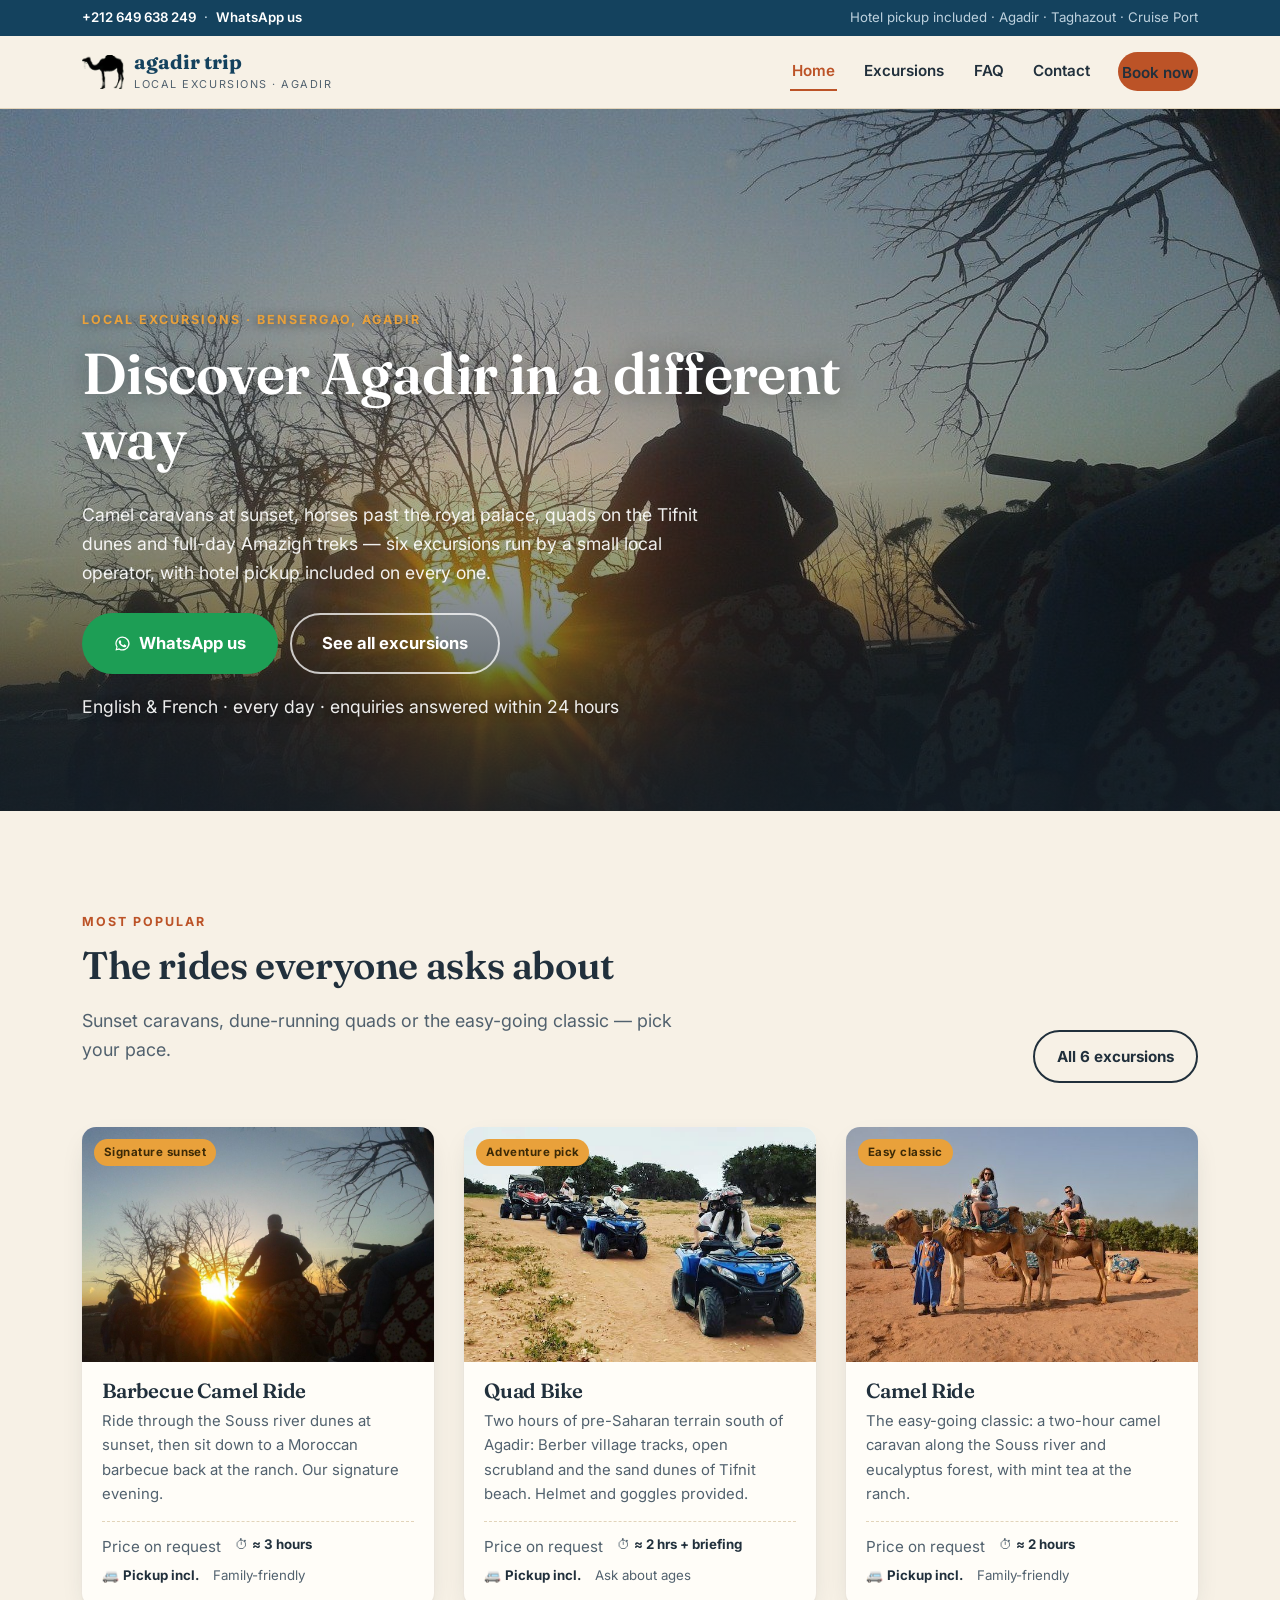
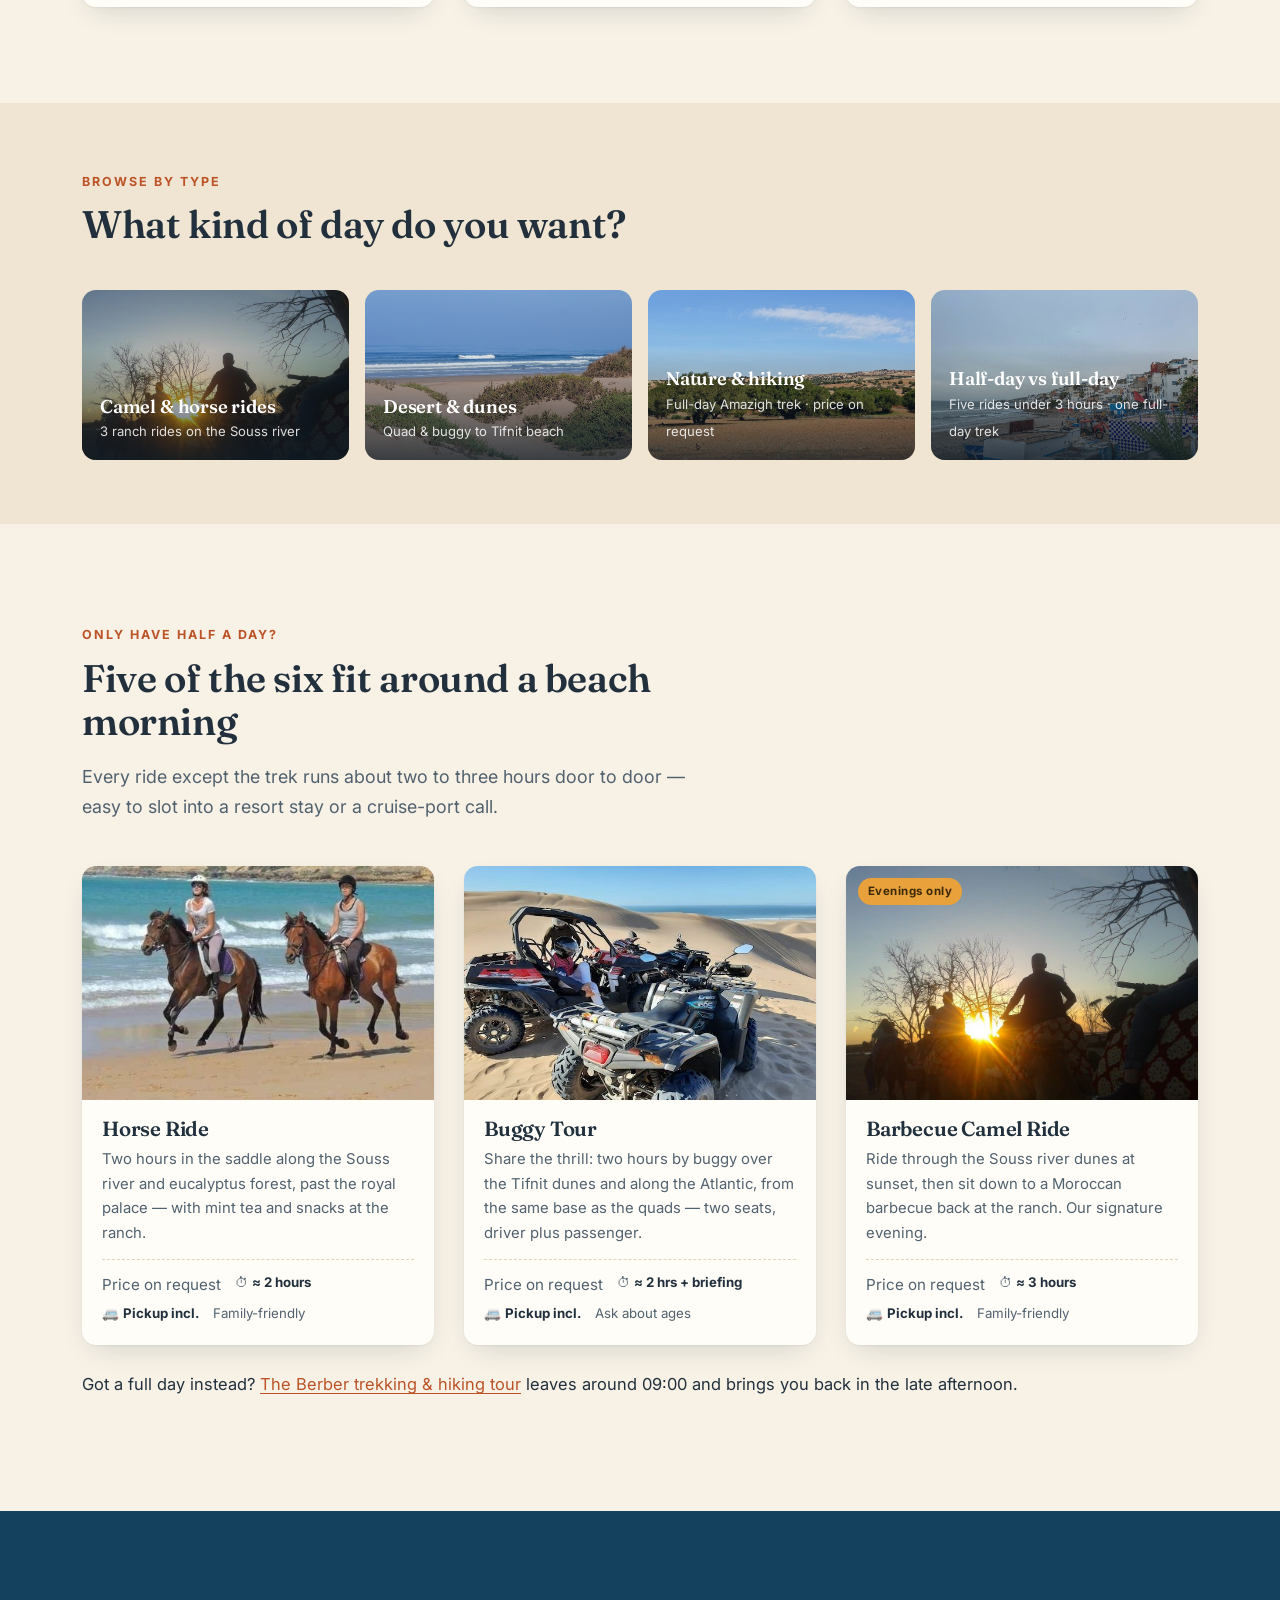
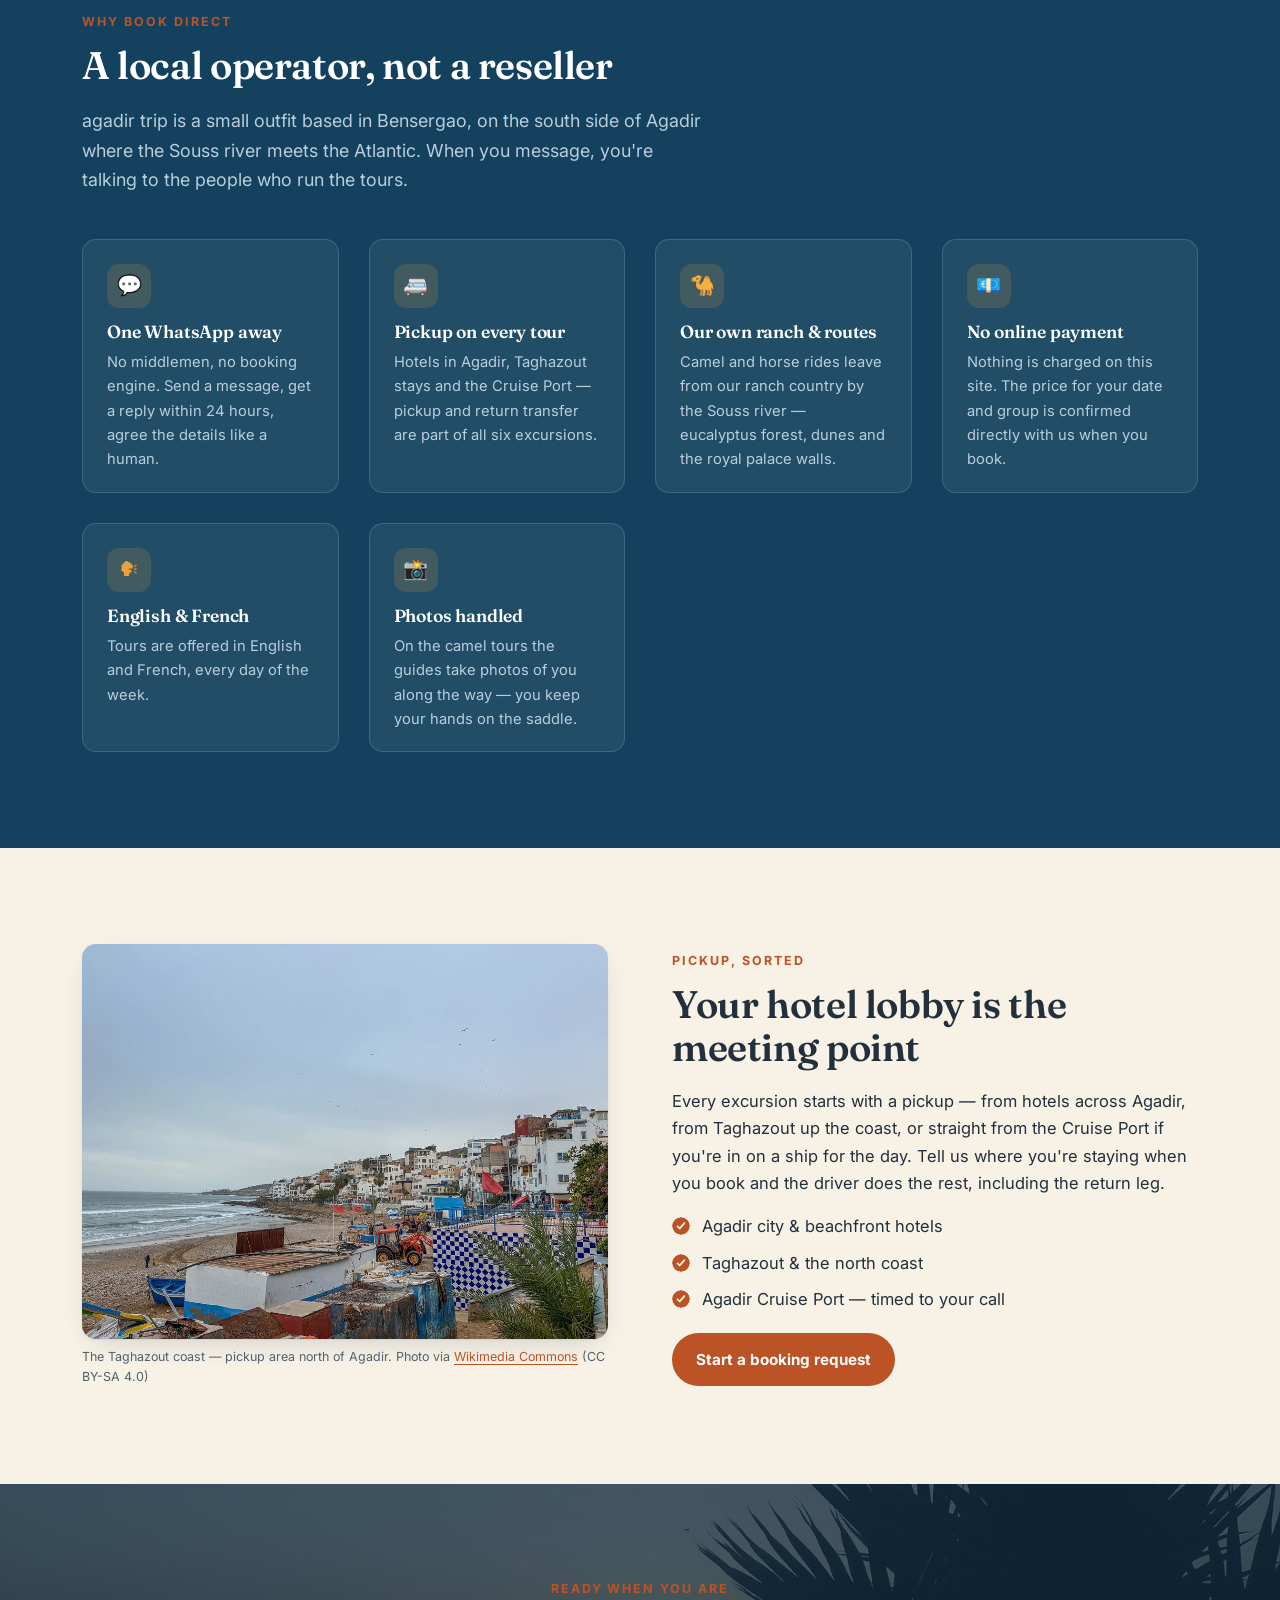
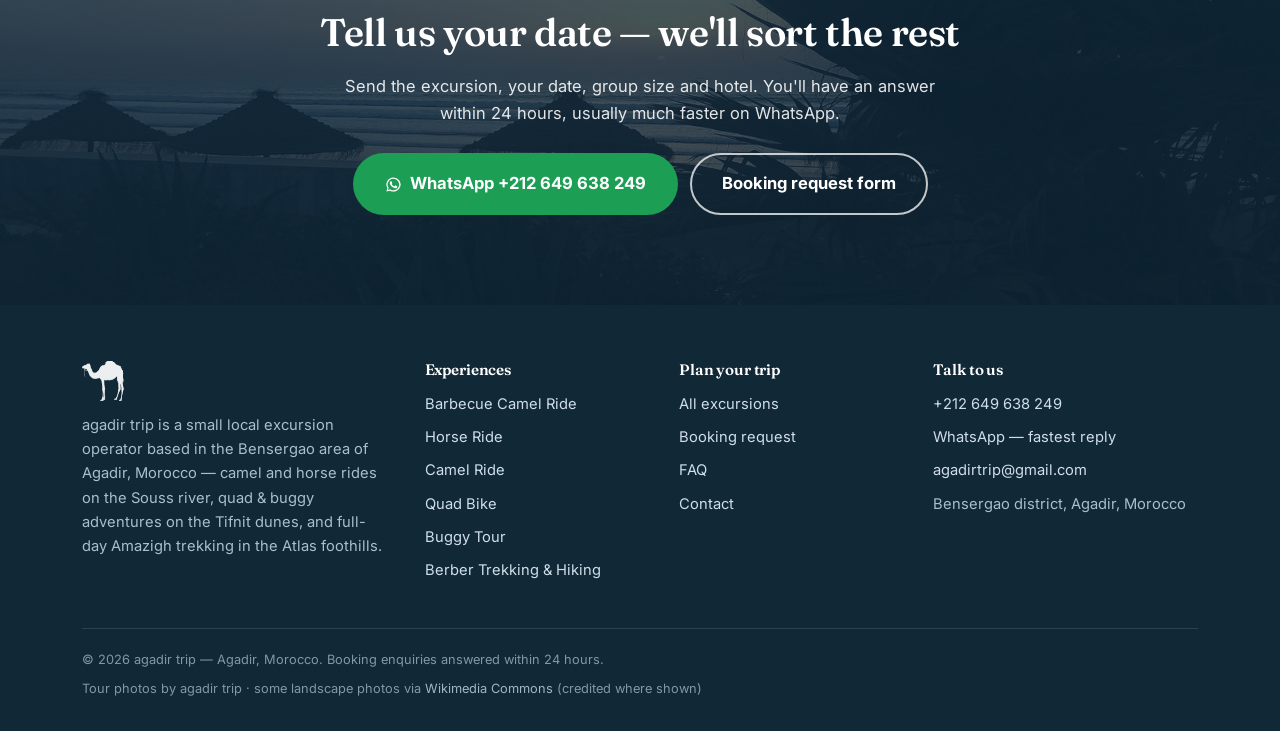
<file: index.html>
<!DOCTYPE html>
<html lang="en">
<head>
<meta charset="utf-8">
<meta name="viewport" content="width=device-width, initial-scale=1">
<title>agadir trip — Camel rides, quad & buggy tours and Berber trekking in Agadir</title>
<meta name="description" content="Local Agadir excursion operator in Bensergao: sunset barbecue camel ride, horse ride past the royal palace, camel caravans, quad and buggy tours to the Tifnit dunes, and full-day Berber trekking. Hotel pickup included — book direct on WhatsApp.">
<link rel="canonical" href="https://sugarglider7.github.io/agadir-trip/">
<meta property="og:type" content="website">
<meta property="og:site_name" content="agadir trip">
<meta property="og:title" content="agadir trip — Camel rides, quad & buggy tours and Berber trekking in Agadir">
<meta property="og:description" content="Local Agadir excursion operator in Bensergao: sunset barbecue camel ride, horse ride past the royal palace, camel caravans, quad and buggy tours to the Tifnit dunes, and full-day Berber trekking. Hotel pickup included — book direct on WhatsApp.">
<meta property="og:url" content="https://sugarglider7.github.io/agadir-trip/">
<meta property="og:image" content="https://sugarglider7.github.io/agadir-trip/assets/img/hero-home.jpg">
<meta name="twitter:card" content="summary_large_image">
<link rel="icon" type="image/png" href="assets/img/favicon.png">
<link rel="preconnect" href="https://fonts.googleapis.com">
<link rel="preconnect" href="https://fonts.gstatic.com" crossorigin>
<link href="https://fonts.googleapis.com/css2?family=Fraunces:opsz,wght@9..144,500;9..144,600;9..144,700&family=Inter:wght@400;600;700&display=swap" rel="stylesheet">
<link rel="stylesheet" href="assets/css/main.css">
<script type="application/ld+json">{"@context": "https://schema.org", "@type": "TouristInformationCenter", "name": "agadir trip", "url": "https://sugarglider7.github.io/agadir-trip/", "telephone": "+212649638249", "email": "agadirtrip@gmail.com", "address": {"@type": "PostalAddress", "addressLocality": "Agadir", "addressRegion": "Souss-Massa", "addressCountry": "MA"}, "areaServed": ["Agadir", "Taghazout", "Agadir Cruise Port"], "description": "Local excursion operator in Bensergao, Agadir: camel rides, horse rides, quad and buggy tours, and Berber trekking, with hotel pickup included."}</script>
</head>
<body>
<div class="topstrip">
  <div class="wrap">
    <span><a href="tel:+212649638249">+212 649 638 249</a> &nbsp;·&nbsp; <a href="https://wa.me/212649638249?text=Hello%20agadir%20trip%21%20I%20have%20a%20question%20about%20your%20Agadir%20excursions." target="_blank" rel="noopener">WhatsApp us</a></span>
    <span class="strip-note">Hotel pickup included · Agadir · Taghazout · Cruise Port</span>
  </div>
</div>
<header class="site-head">
  <div class="wrap">
    <a class="brand" href="./">
      <img src="assets/img/mark.png" alt="" width="42" height="34">
      <span><span class="brand-name">agadir trip</span>
      <span class="brand-sub">Local excursions · Agadir</span></span>
    </a>
    <button class="nav-toggle" aria-expanded="false" aria-controls="main-nav" aria-label="Menu">
      <span></span><span></span><span></span>
    </button>
    <nav class="main-nav" id="main-nav" aria-label="Main">
      <a href="./" aria-current="page">Home</a>
      <a href="excursions/">Excursions</a>
      <a href="faq/">FAQ</a>
      <a href="contact/">Contact</a>
      <a class="btn btn-primary" href="book/">Book now</a>
    </nav>
  </div>
</header>
<main>
<section class="hero">
  <div class="hero-media">
    <img src="assets/img/hero-home.jpg" alt="Camel caravan riding into the sunset through the trees near the Souss river, Agadir" fetchpriority="high" width="1280" height="960">
  </div>
  <div class="wrap">
    <span class="kicker">Local excursions · Bensergao, Agadir</span>
    <h1>Discover Agadir in a different way</h1>
    <p>Camel caravans at sunset, horses past the royal palace, quads on the Tifnit dunes and full-day Amazigh treks — six excursions run by a small local operator, with hotel pickup included on every one.</p>
    <div class="hero-ctas">
      <a class="btn btn-whatsapp btn-lg" href="https://wa.me/212649638249?text=Hello%20agadir%20trip%21%20I%20have%20a%20question%20about%20your%20Agadir%20excursions." target="_blank" rel="noopener"><svg width="17" height="17" viewBox="0 0 24 24" fill="currentColor" aria-hidden="true"><path d="M12 2a10 10 0 0 0-8.6 15.1L2 22l5.1-1.3A10 10 0 1 0 12 2Zm0 18.2c-1.6 0-3.1-.4-4.4-1.2l-.3-.2-3 .8.8-3-.2-.3A8.2 8.2 0 1 1 12 20.2Zm4.6-6.1c-.3-.1-1.5-.7-1.7-.8-.2-.1-.4-.1-.6.1-.2.3-.7.8-.8 1-.1.2-.3.2-.6.1a6.7 6.7 0 0 1-3.3-2.9c-.2-.4 0-.5.1-.7l.5-.6c.1-.2.1-.3 0-.5l-.8-1.9c-.2-.5-.4-.4-.6-.4h-.5c-.2 0-.5.1-.7.3-.2.3-.9.9-.9 2.2s.9 2.5 1.1 2.7c.1.2 1.9 2.9 4.6 4 .6.3 1.1.4 1.5.6.6.2 1.2.2 1.6.1.5-.1 1.5-.6 1.7-1.2.2-.6.2-1.1.2-1.2-.1-.1-.3-.2-.6-.3Z"/></svg> WhatsApp us</a>
      <a class="btn btn-ghost-light btn-lg" href="excursions/">See all excursions</a>
    </div>
    <p class="hero-note">English &amp; French · every day · enquiries answered within 24 hours</p>
  </div>
</section>

<section class="section">
  <div class="wrap">
    <div class="section-head-row">
      <div class="section-head">
        <span class="kicker">Most popular</span>
        <h2>The rides everyone asks about</h2>
        <p class="lede">Sunset caravans, dune-running quads or the easy-going classic — pick your pace.</p>
      </div>
      <a class="btn btn-ghost" href="excursions/">All 6 excursions</a>
    </div>
    <div class="card-grid">
      <article class="xcard reveal">
  <div class="xcard-media"><div class="badge-row"><span class="badge badge-amber">Signature sunset</span></div>
    <img src="assets/img/card-bbq-camel.jpg" alt="Camel caravan riding into the sunset near Agadir" loading="lazy" width="600" height="400">
  </div>
  <div class="xcard-body">
    <h3><a href="agadir-barbecue-camel-ride/">Barbecue Camel Ride</a></h3>
    <p class="xcard-desc">Ride through the Souss river dunes at sunset, then sit down to a Moroccan barbecue back at the ranch. Our signature evening.</p>
    <div class="xcard-meta">
      <span class="xcard-price">Price on request</span>
      <span>⏱ <strong>≈ 3 hours</strong></span>
      <span>🚐 <strong>Pickup incl.</strong></span>
      <span>Family-friendly</span>
    </div>
  </div>
</article>
      <article class="xcard reveal">
  <div class="xcard-media"><div class="badge-row"><span class="badge badge-amber">Adventure pick</span></div>
    <img src="assets/img/card-quad.jpg" alt="Group of quad bikes riding a dirt track between argan trees" loading="lazy" width="600" height="400">
  </div>
  <div class="xcard-body">
    <h3><a href="quad-bike-in-agadir/">Quad Bike</a></h3>
    <p class="xcard-desc">Two hours of pre-Saharan terrain south of Agadir: Berber village tracks, open scrubland and the sand dunes of Tifnit beach. Helmet and goggles provided.</p>
    <div class="xcard-meta">
      <span class="xcard-price">Price on request</span>
      <span>⏱ <strong>≈ 2 hrs + briefing</strong></span>
      <span>🚐 <strong>Pickup incl.</strong></span>
      <span>Ask about ages</span>
    </div>
  </div>
</article>
      <article class="xcard reveal">
  <div class="xcard-media"><div class="badge-row"><span class="badge badge-amber">Easy classic</span></div>
    <img src="assets/img/card-camel.jpg" alt="Families with children riding camels at the ranch near Agadir" loading="lazy" width="600" height="400">
  </div>
  <div class="xcard-body">
    <h3><a href="camel-ride-in-agadir/">Camel Ride</a></h3>
    <p class="xcard-desc">The easy-going classic: a two-hour camel caravan along the Souss river and eucalyptus forest, with mint tea at the ranch.</p>
    <div class="xcard-meta">
      <span class="xcard-price">Price on request</span>
      <span>⏱ <strong>≈ 2 hours</strong></span>
      <span>🚐 <strong>Pickup incl.</strong></span>
      <span>Family-friendly</span>
    </div>
  </div>
</article>
    </div>
  </div>
</section>

<section class="section-tight section-deep">
  <div class="wrap">
    <div class="section-head">
      <span class="kicker">Browse by type</span>
      <h2>What kind of day do you want?</h2>
    </div>
    <div class="type-grid">
      <a class="type-tile reveal" href="agadir-barbecue-camel-ride/">
        <img src="assets/img/card-bbq-camel.jpg" alt="" loading="lazy" width="900" height="675">
        <div class="type-body"><h3>Camel &amp; horse rides</h3><span>3 ranch rides on the Souss river</span></div>
      </a>
      <a class="type-tile reveal" href="quad-bike-in-agadir/">
        <img src="assets/img/atm-dunes-sidi-rabat.jpg" alt="" loading="lazy" width="1200" height="675">
        <div class="type-body"><h3>Desert &amp; dunes</h3><span>Quad &amp; buggy to Tifnit beach</span></div>
      </a>
      <a class="type-tile reveal" href="trekking-and-hiking-tour-in-agadir-with-the-locals-amazigh-people/">
        <img src="assets/img/card-trek.jpg" alt="" loading="lazy" width="900" height="598">
        <div class="type-body"><h3>Nature &amp; hiking</h3><span>Full-day Amazigh trek · price on request</span></div>
      </a>
      <a class="type-tile reveal" href="excursions/">
        <img src="assets/img/atm-taghazout-coast.jpg" alt="" loading="lazy" width="1000" height="750">
        <div class="type-body"><h3>Half-day vs full-day</h3><span>Five rides under 3 hours · one full-day trek</span></div>
      </a>
    </div>
  </div>
</section>

<section class="section">
  <div class="wrap">
    <div class="section-head">
      <span class="kicker">Only have half a day?</span>
      <h2>Five of the six fit around a beach morning</h2>
      <p class="lede">Every ride except the trek runs about two to three hours door to door — easy to slot into a resort stay or a cruise-port call.</p>
    </div>
    <div class="card-grid">
      <article class="xcard reveal">
  <div class="xcard-media">
    <img src="assets/img/card-horse.jpg" alt="Two riders on horseback by the Atlantic coast" loading="lazy" width="600" height="400">
  </div>
  <div class="xcard-body">
    <h3><a href="agadir-horse-ride/">Horse Ride</a></h3>
    <p class="xcard-desc">Two hours in the saddle along the Souss river and eucalyptus forest, past the royal palace — with mint tea and snacks at the ranch.</p>
    <div class="xcard-meta">
      <span class="xcard-price">Price on request</span>
      <span>⏱ <strong>≈ 2 hours</strong></span>
      <span>🚐 <strong>Pickup incl.</strong></span>
      <span>Family-friendly</span>
    </div>
  </div>
</article>
      <article class="xcard reveal">
  <div class="xcard-media">
    <img src="assets/img/card-buggy.jpg" alt="Red buggies and a quad parked on the Tifnit dunes above the Atlantic" loading="lazy" width="600" height="400">
  </div>
  <div class="xcard-body">
    <h3><a href="buggy-tour-in-agadir/">Buggy Tour</a></h3>
    <p class="xcard-desc">Share the thrill: two hours by buggy over the Tifnit dunes and along the Atlantic, from the same base as the quads — two seats, driver plus passenger.</p>
    <div class="xcard-meta">
      <span class="xcard-price">Price on request</span>
      <span>⏱ <strong>≈ 2 hrs + briefing</strong></span>
      <span>🚐 <strong>Pickup incl.</strong></span>
      <span>Ask about ages</span>
    </div>
  </div>
</article>
      <article class="xcard reveal">
  <div class="xcard-media"><div class="badge-row"><span class="badge badge-amber">Evenings only</span></div>
    <img src="assets/img/card-bbq-camel.jpg" alt="Camel caravan riding into the sunset near Agadir" loading="lazy" width="600" height="400">
  </div>
  <div class="xcard-body">
    <h3><a href="agadir-barbecue-camel-ride/">Barbecue Camel Ride</a></h3>
    <p class="xcard-desc">Ride through the Souss river dunes at sunset, then sit down to a Moroccan barbecue back at the ranch. Our signature evening.</p>
    <div class="xcard-meta">
      <span class="xcard-price">Price on request</span>
      <span>⏱ <strong>≈ 3 hours</strong></span>
      <span>🚐 <strong>Pickup incl.</strong></span>
      <span>Family-friendly</span>
    </div>
  </div>
</article>
    </div>
    <p style="margin-top:26px">Got a full day instead? <a href="trekking-and-hiking-tour-in-agadir-with-the-locals-amazigh-people/">The Berber trekking &amp; hiking tour</a> leaves around 09:00 and brings you back in the late afternoon.</p>
  </div>
</section>

<section class="section section-dark">
  <div class="wrap">
    <div class="section-head">
      <span class="kicker">Why book direct</span>
      <h2>A local operator, not a reseller</h2>
      <p class="lede">agadir trip is a small outfit based in Bensergao, on the south side of Agadir where the Souss river meets the Atlantic. When you message, you're talking to the people who run the tours.</p>
    </div>
    <div class="feature-grid">
      <div class="feature reveal"><div class="f-icon">💬</div><h3>One WhatsApp away</h3><p>No middlemen, no booking engine. Send a message, get a reply within 24 hours, agree the details like a human.</p></div>
      <div class="feature reveal"><div class="f-icon">🚐</div><h3>Pickup on every tour</h3><p>Hotels in Agadir, Taghazout stays and the Cruise Port — pickup and return transfer are part of all six excursions.</p></div>
      <div class="feature reveal"><div class="f-icon">🐪</div><h3>Our own ranch &amp; routes</h3><p>Camel and horse rides leave from our ranch country by the Souss river — eucalyptus forest, dunes and the royal palace walls.</p></div>
      <div class="feature reveal"><div class="f-icon">💶</div><h3>No online payment</h3><p>Nothing is charged on this site. The price for your date and group is confirmed directly with us when you book.</p></div>
      <div class="feature reveal"><div class="f-icon">🗣</div><h3>English &amp; French</h3><p>Tours are offered in English and French, every day of the week.</p></div>
      <div class="feature reveal"><div class="f-icon">📸</div><h3>Photos handled</h3><p>On the camel tours the guides take photos of you along the way — you keep your hands on the saddle.</p></div>
    </div>
  </div>
</section>

<section class="section">
  <div class="wrap split">
    <figure class="reveal">
      <img src="assets/img/atm-taghazout-coast.jpg" alt="The Atlantic coast at Taghazout, north of Agadir" loading="lazy" width="1000" height="750">
      <figcaption>The Taghazout coast — pickup area north of Agadir. Photo via <a href="https://commons.wikimedia.org/wiki/File:Taghazout_coast_-_2026-02-02_02.jpg" target="_blank" rel="noopener">Wikimedia Commons</a> (CC BY-SA 4.0)</figcaption>
    </figure>
    <div>
      <span class="kicker">Pickup, sorted</span>
      <h2>Your hotel lobby is the meeting point</h2>
      <p>Every excursion starts with a pickup — from hotels across Agadir, from Taghazout up the coast, or straight from the Cruise Port if you're in on a ship for the day. Tell us where you're staying when you book and the driver does the rest, including the return leg.</p>
      <ul class="tick-list">
        <li>Agadir city &amp; beachfront hotels</li>
        <li>Taghazout &amp; the north coast</li>
        <li>Agadir Cruise Port — timed to your call</li>
      </ul>
      <a class="btn btn-primary" href="book/">Start a booking request</a>
    </div>
  </div>
</section>

<section class="cta-band">
  <div class="cta-media"><img src="assets/img/hero-contact.jpg" alt="" loading="lazy" width="1600" height="900"></div>
  <div class="wrap">
    <span class="kicker">Ready when you are</span>
    <h2>Tell us your date — we'll sort the rest</h2>
    <p>Send the excursion, your date, group size and hotel. You'll have an answer within 24 hours, usually much faster on WhatsApp.</p>
    <div class="hero-ctas">
      <a class="btn btn-whatsapp btn-lg" href="https://wa.me/212649638249?text=Hello%20agadir%20trip%21%20I%20have%20a%20question%20about%20your%20Agadir%20excursions." target="_blank" rel="noopener"><svg width="17" height="17" viewBox="0 0 24 24" fill="currentColor" aria-hidden="true"><path d="M12 2a10 10 0 0 0-8.6 15.1L2 22l5.1-1.3A10 10 0 1 0 12 2Zm0 18.2c-1.6 0-3.1-.4-4.4-1.2l-.3-.2-3 .8.8-3-.2-.3A8.2 8.2 0 1 1 12 20.2Zm4.6-6.1c-.3-.1-1.5-.7-1.7-.8-.2-.1-.4-.1-.6.1-.2.3-.7.8-.8 1-.1.2-.3.2-.6.1a6.7 6.7 0 0 1-3.3-2.9c-.2-.4 0-.5.1-.7l.5-.6c.1-.2.1-.3 0-.5l-.8-1.9c-.2-.5-.4-.4-.6-.4h-.5c-.2 0-.5.1-.7.3-.2.3-.9.9-.9 2.2s.9 2.5 1.1 2.7c.1.2 1.9 2.9 4.6 4 .6.3 1.1.4 1.5.6.6.2 1.2.2 1.6.1.5-.1 1.5-.6 1.7-1.2.2-.6.2-1.1.2-1.2-.1-.1-.3-.2-.6-.3Z"/></svg> WhatsApp +212 649 638 249</a>
      <a class="btn btn-ghost-light btn-lg" href="book/">Booking request form</a>
    </div>
  </div>
</section>
</main>
<footer class="site-foot">
  <div class="wrap">
    <div class="foot-grid">
      <div class="foot-brand">
        <img src="assets/img/mark.png" alt="" width="42" height="34" loading="lazy">
        <p>agadir trip is a small local excursion operator based in the Bensergao area of Agadir, Morocco — camel and horse rides on the Souss river, quad &amp; buggy adventures on the Tifnit dunes, and full-day Amazigh trekking in the Atlas foothills.</p>
      </div>
      <div>
        <h4>Experiences</h4>
        <ul>
          <li><a href="agadir-barbecue-camel-ride/">Barbecue Camel Ride</a></li>
          <li><a href="agadir-horse-ride/">Horse Ride</a></li>
          <li><a href="camel-ride-in-agadir/">Camel Ride</a></li>
          <li><a href="quad-bike-in-agadir/">Quad Bike</a></li>
          <li><a href="buggy-tour-in-agadir/">Buggy Tour</a></li>
          <li><a href="trekking-and-hiking-tour-in-agadir-with-the-locals-amazigh-people/">Berber Trekking &amp; Hiking</a></li>
        </ul>
      </div>
      <div>
        <h4>Plan your trip</h4>
        <ul>
          <li><a href="excursions/">All excursions</a></li>
          <li><a href="book/">Booking request</a></li>
          <li><a href="faq/">FAQ</a></li>
          <li><a href="contact/">Contact</a></li>
        </ul>
      </div>
      <div>
        <h4>Talk to us</h4>
        <ul>
          <li><a href="tel:+212649638249">+212 649 638 249</a></li>
          <li><a href="https://wa.me/212649638249?text=Hello%20agadir%20trip%21%20I%20have%20a%20question%20about%20your%20Agadir%20excursions." target="_blank" rel="noopener">WhatsApp — fastest reply</a></li>
          <li><a href="mailto:agadirtrip@gmail.com">agadirtrip@gmail.com</a></li>
          <li>Bensergao district, Agadir, Morocco</li>
        </ul>
      </div>
    </div>
    <div class="foot-legal">
      <span>© 2026 agadir trip — Agadir, Morocco. Booking enquiries answered within 24 hours.</span>
      <span>Tour photos by agadir trip · some landscape photos via <a href="https://commons.wikimedia.org/" target="_blank" rel="noopener">Wikimedia Commons</a> (credited where shown)</span>
    </div>
  </div>
</footer>
<div class="sticky-cta">
  <a class="btn btn-whatsapp" href="https://wa.me/212649638249?text=Hello%20agadir%20trip%21%20I%20have%20a%20question%20about%20your%20Agadir%20excursions." target="_blank" rel="noopener"><svg width="17" height="17" viewBox="0 0 24 24" fill="currentColor" aria-hidden="true"><path d="M12 2a10 10 0 0 0-8.6 15.1L2 22l5.1-1.3A10 10 0 1 0 12 2Zm0 18.2c-1.6 0-3.1-.4-4.4-1.2l-.3-.2-3 .8.8-3-.2-.3A8.2 8.2 0 1 1 12 20.2Zm4.6-6.1c-.3-.1-1.5-.7-1.7-.8-.2-.1-.4-.1-.6.1-.2.3-.7.8-.8 1-.1.2-.3.2-.6.1a6.7 6.7 0 0 1-3.3-2.9c-.2-.4 0-.5.1-.7l.5-.6c.1-.2.1-.3 0-.5l-.8-1.9c-.2-.5-.4-.4-.6-.4h-.5c-.2 0-.5.1-.7.3-.2.3-.9.9-.9 2.2s.9 2.5 1.1 2.7c.1.2 1.9 2.9 4.6 4 .6.3 1.1.4 1.5.6.6.2 1.2.2 1.6.1.5-.1 1.5-.6 1.7-1.2.2-.6.2-1.1.2-1.2-.1-.1-.3-.2-.6-.3Z"/></svg> WhatsApp</a>
  <a class="btn btn-primary" href="book/">Book now</a>
  <button class="cta-close" aria-label="Hide booking bar">×</button>
</div>
<script src="assets/js/main.js"></script>
</body>
</html>
</file>
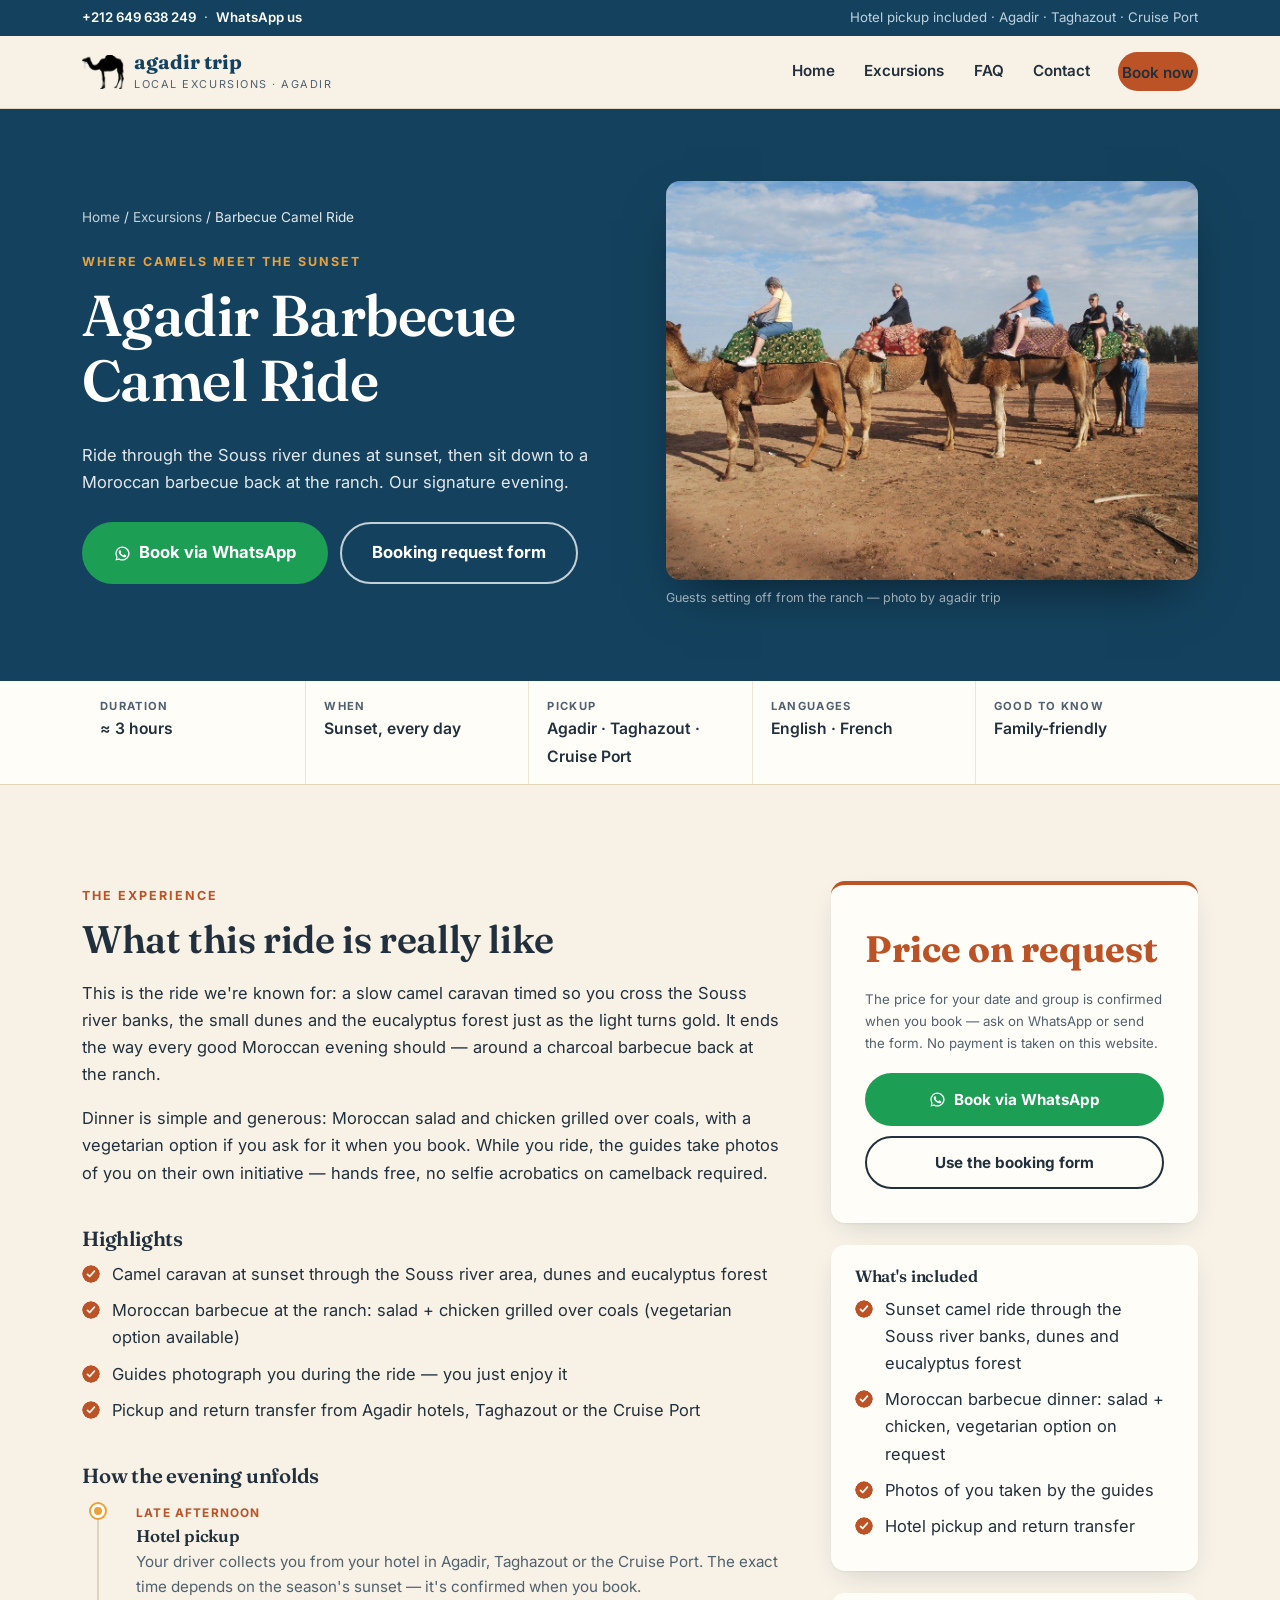
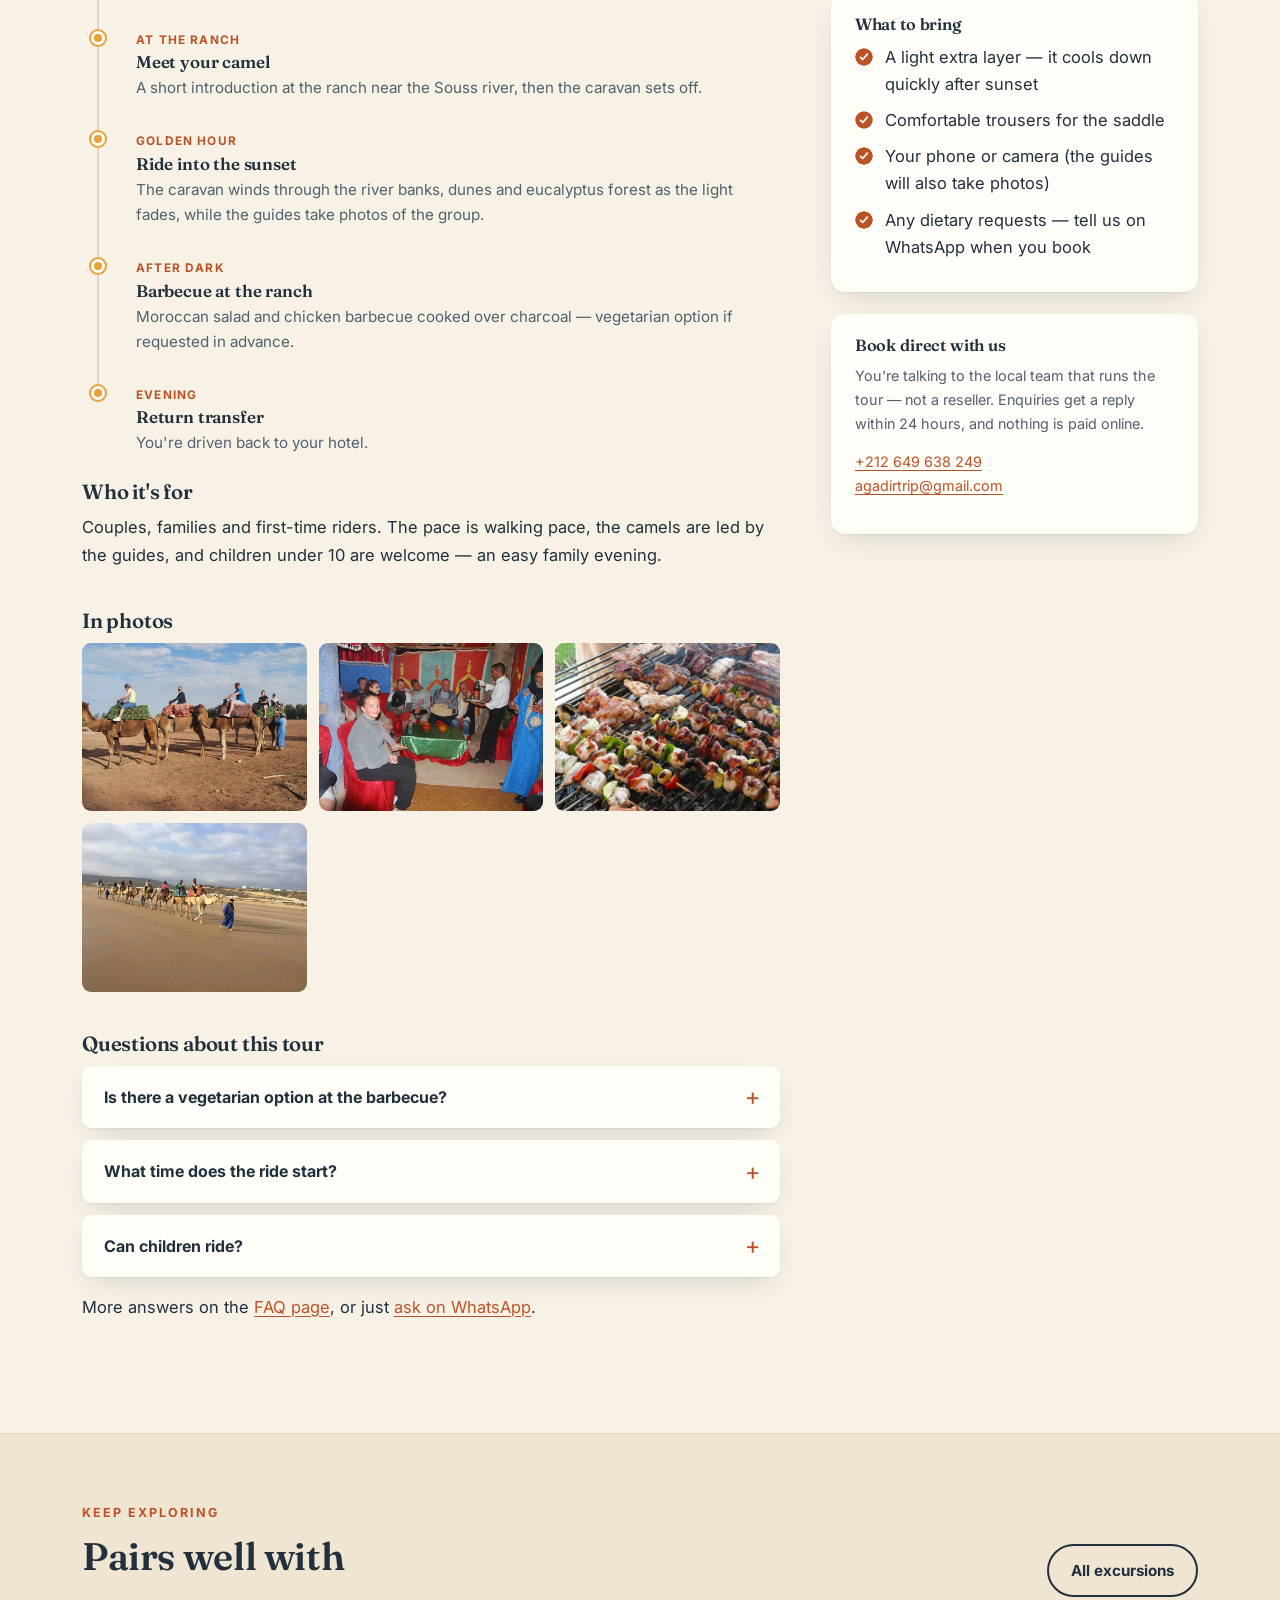
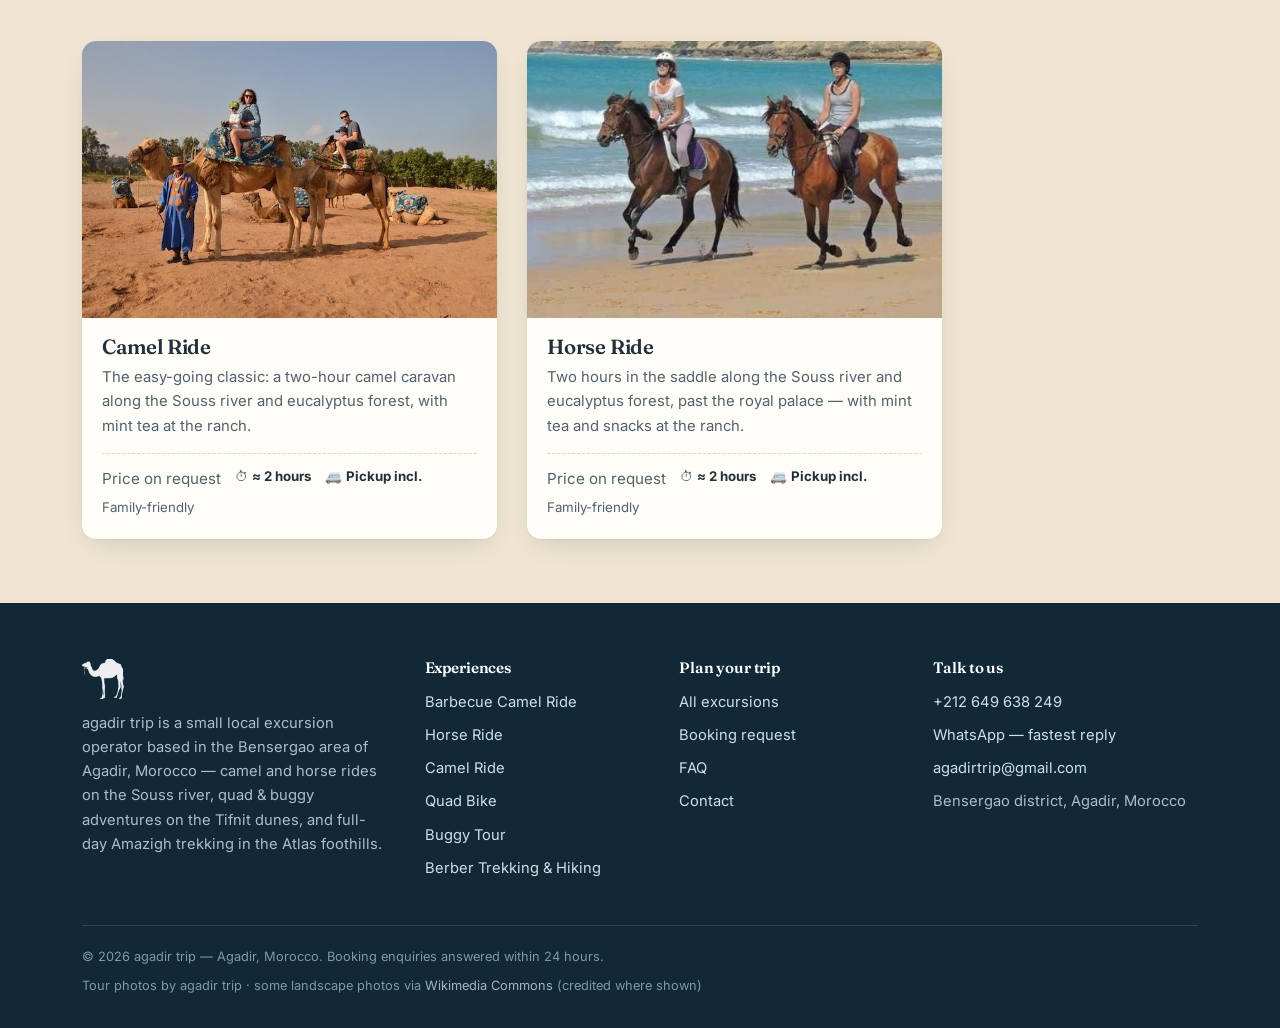
<file: agadir-barbecue-camel-ride/index.html>
<!DOCTYPE html>
<html lang="en">
<head>
<meta charset="utf-8">
<meta name="viewport" content="width=device-width, initial-scale=1">
<title>Agadir Barbecue Camel Ride — agadir trip</title>
<meta name="description" content="Sunset camel ride through the Souss river dunes near Agadir, followed by a Moroccan chicken barbecue at the ranch. Hotel pickup included — price confirmed when you book.">
<link rel="canonical" href="https://sugarglider7.github.io/agadir-trip/agadir-barbecue-camel-ride/">
<meta property="og:type" content="website">
<meta property="og:site_name" content="agadir trip">
<meta property="og:title" content="Agadir Barbecue Camel Ride — agadir trip">
<meta property="og:description" content="Sunset camel ride through the Souss river dunes near Agadir, followed by a Moroccan chicken barbecue at the ranch. Hotel pickup included — price confirmed when you book.">
<meta property="og:url" content="https://sugarglider7.github.io/agadir-trip/agadir-barbecue-camel-ride/">
<meta property="og:image" content="https://sugarglider7.github.io/agadir-trip/assets/img/hero-bbq-camel.jpg">
<meta name="twitter:card" content="summary_large_image">
<link rel="icon" type="image/png" href="../assets/img/favicon.png">
<link rel="preconnect" href="https://fonts.googleapis.com">
<link rel="preconnect" href="https://fonts.gstatic.com" crossorigin>
<link href="https://fonts.googleapis.com/css2?family=Fraunces:opsz,wght@9..144,500;9..144,600;9..144,700&family=Inter:wght@400;600;700&display=swap" rel="stylesheet">
<link rel="stylesheet" href="../assets/css/main.css">
<script type="application/ld+json">{"@context": "https://schema.org", "@type": "Product", "name": "Agadir Barbecue Camel Ride", "description": "Sunset camel ride through the Souss river dunes near Agadir, followed by a Moroccan chicken barbecue at the ranch. Hotel pickup included — price confirmed when you book.", "image": "https://sugarglider7.github.io/agadir-trip/assets/img/hero-bbq-camel.jpg", "brand": {"@type": "Brand", "name": "agadir trip"}, "url": "https://sugarglider7.github.io/agadir-trip/agadir-barbecue-camel-ride/"}</script>
<script type="application/ld+json">{"@context": "https://schema.org", "@type": "FAQPage", "mainEntity": [{"@type": "Question", "name": "Is there a vegetarian option at the barbecue?", "acceptedAnswer": {"@type": "Answer", "text": "Yes — we offer a vegetarian alternative to the chicken barbecue. Mention it in your WhatsApp message when you book."}}, {"@type": "Question", "name": "What time does the ride start?", "acceptedAnswer": {"@type": "Answer", "text": "It's timed around sunset, so pickup time changes with the season. The exact pickup time is confirmed with you when you book."}}, {"@type": "Question", "name": "Can children ride?", "acceptedAnswer": {"@type": "Answer", "text": "Yes — the camels are led at walking pace by the guides. Send your children's ages when you book and the child rate is confirmed in the reply."}}]}</script>
</head>
<body>
<div class="topstrip">
  <div class="wrap">
    <span><a href="tel:+212649638249">+212 649 638 249</a> &nbsp;·&nbsp; <a href="https://wa.me/212649638249?text=Hello%20agadir%20trip%21%20I%20have%20a%20question%20about%20your%20Agadir%20excursions." target="_blank" rel="noopener">WhatsApp us</a></span>
    <span class="strip-note">Hotel pickup included · Agadir · Taghazout · Cruise Port</span>
  </div>
</div>
<header class="site-head">
  <div class="wrap">
    <a class="brand" href="../">
      <img src="../assets/img/mark.png" alt="" width="42" height="34">
      <span><span class="brand-name">agadir trip</span>
      <span class="brand-sub">Local excursions · Agadir</span></span>
    </a>
    <button class="nav-toggle" aria-expanded="false" aria-controls="main-nav" aria-label="Menu">
      <span></span><span></span><span></span>
    </button>
    <nav class="main-nav" id="main-nav" aria-label="Main">
      <a href="../">Home</a>
      <a href="../excursions/">Excursions</a>
      <a href="../faq/">FAQ</a>
      <a href="../contact/">Contact</a>
      <a class="btn btn-primary" href="../book/">Book now</a>
    </nav>
  </div>
</header>
<main>
<section class="tour-hero">
  <div class="wrap">
    <div>
      <p class="crumb"><a href="../">Home</a> / <a href="../excursions/">Excursions</a> / Barbecue Camel Ride</p>
      <span class="kicker">Where camels meet the sunset</span>
      <h1>Agadir Barbecue Camel Ride</h1>
      <p>Ride through the Souss river dunes at sunset, then sit down to a Moroccan barbecue back at the ranch. Our signature evening.</p>
      <div class="hero-ctas">
        <a class="btn btn-whatsapp btn-lg" href="https://wa.me/212649638249?text=Hello%20agadir%20trip%21%20I%27d%20like%20to%20book%20the%20Agadir%20Barbecue%20Camel%20Ride%20%28sunset%2C%20approx.%203%20hours%29.%20Date%3A%20___%20%C2%B7%20People%3A%20___%20%C2%B7%20Hotel%3A%20___" target="_blank" rel="noopener"><svg width="17" height="17" viewBox="0 0 24 24" fill="currentColor" aria-hidden="true"><path d="M12 2a10 10 0 0 0-8.6 15.1L2 22l5.1-1.3A10 10 0 1 0 12 2Zm0 18.2c-1.6 0-3.1-.4-4.4-1.2l-.3-.2-3 .8.8-3-.2-.3A8.2 8.2 0 1 1 12 20.2Zm4.6-6.1c-.3-.1-1.5-.7-1.7-.8-.2-.1-.4-.1-.6.1-.2.3-.7.8-.8 1-.1.2-.3.2-.6.1a6.7 6.7 0 0 1-3.3-2.9c-.2-.4 0-.5.1-.7l.5-.6c.1-.2.1-.3 0-.5l-.8-1.9c-.2-.5-.4-.4-.6-.4h-.5c-.2 0-.5.1-.7.3-.2.3-.9.9-.9 2.2s.9 2.5 1.1 2.7c.1.2 1.9 2.9 4.6 4 .6.3 1.1.4 1.5.6.6.2 1.2.2 1.6.1.5-.1 1.5-.6 1.7-1.2.2-.6.2-1.1.2-1.2-.1-.1-.3-.2-.6-.3Z"/></svg> Book via WhatsApp</a>
        <a class="btn btn-ghost-light btn-lg" href="../book/?experience=Agadir%20Barbecue%20Camel%20Ride">Booking request form</a>
      </div>
    </div>
    <figure>
      <img src="../assets/img/hero-bbq-camel.jpg" alt="Guests riding a camel caravan at the ranch near the Souss river, Agadir" width="1200" height="900" fetchpriority="high">
      <figcaption>Guests setting off from the ranch — photo by agadir trip</figcaption>
    </figure>
  </div>
</section>

<div class="facts-bar">
  <div class="wrap">
    <div class="fact"><span class="fact-label">Duration</span><span class="fact-value">≈ 3 hours</span></div>
    <div class="fact"><span class="fact-label">When</span><span class="fact-value">Sunset, every day</span></div>
    <div class="fact"><span class="fact-label">Pickup</span><span class="fact-value">Agadir · Taghazout · Cruise Port</span></div>
    <div class="fact"><span class="fact-label">Languages</span><span class="fact-value">English · French</span></div>
    <div class="fact"><span class="fact-label">Good to know</span><span class="fact-value">Family-friendly</span></div>
  </div>
</div>

<section class="section">
  <div class="wrap tour-layout">
    <div>
      <span class="kicker">The experience</span>
      <h2>What this ride is really like</h2>
      <p>This is the ride we&#x27;re known for: a slow camel caravan timed so you cross the Souss river banks, the small dunes and the eucalyptus forest just as the light turns gold. It ends the way every good Moroccan evening should — around a charcoal barbecue back at the ranch.</p><p>Dinner is simple and generous: Moroccan salad and chicken grilled over coals, with a vegetarian option if you ask for it when you book. While you ride, the guides take photos of you on their own initiative — hands free, no selfie acrobatics on camelback required.</p>

      <h3 style="margin-top:2em">Highlights</h3>
      <ul class="tick-list"><li>Camel caravan at sunset through the Souss river area, dunes and eucalyptus forest</li>
<li>Moroccan barbecue at the ranch: salad + chicken grilled over coals (vegetarian option available)</li>
<li>Guides photograph you during the ride — you just enjoy it</li>
<li>Pickup and return transfer from Agadir hotels, Taghazout or the Cruise Port</li></ul>

      <h3 style="margin-top:2em">How the evening unfolds</h3>
      <ol class="itinerary"><li><span class="it-time">Late afternoon</span><h3>Hotel pickup</h3><p>Your driver collects you from your hotel in Agadir, Taghazout or the Cruise Port. The exact time depends on the season&#x27;s sunset — it&#x27;s confirmed when you book.</p></li>
<li><span class="it-time">At the ranch</span><h3>Meet your camel</h3><p>A short introduction at the ranch near the Souss river, then the caravan sets off.</p></li>
<li><span class="it-time">Golden hour</span><h3>Ride into the sunset</h3><p>The caravan winds through the river banks, dunes and eucalyptus forest as the light fades, while the guides take photos of the group.</p></li>
<li><span class="it-time">After dark</span><h3>Barbecue at the ranch</h3><p>Moroccan salad and chicken barbecue cooked over charcoal — vegetarian option if requested in advance.</p></li>
<li><span class="it-time">Evening</span><h3>Return transfer</h3><p>You&#x27;re driven back to your hotel.</p></li></ol>

      <h3>Who it's for</h3>
      <p>Couples, families and first-time riders. The pace is walking pace, the camels are led by the guides, and children under 10 are welcome — an easy family evening.</p>

      <h3 style="margin-top:2em">In photos</h3>
      <div class="gallery"><figure class="reveal"><img src="../assets/img/gal-bbq-caravan.jpg" alt="Camel caravan with guests near the Souss river" loading="lazy" width="600" height="450"></figure>
<figure class="reveal"><img src="../assets/img/gal-bbq-tea-tent.jpg" alt="Mint tea served in the Berber tent at the ranch" loading="lazy" width="600" height="450"></figure>
<figure class="reveal"><img src="../assets/img/gal-bbq-grill.jpg" alt="Chicken and vegetable skewers on the charcoal barbecue" loading="lazy" width="600" height="450"></figure>
<figure class="reveal"><img src="../assets/img/gal-camel-beach.jpg" alt="Camel caravan on the beach near Taghazout" loading="lazy" width="600" height="450"></figure>
</div>
      

      <h3 style="margin-top:2em">Questions about this tour</h3>
      <details class="faq-item"><summary>Is there a vegetarian option at the barbecue?</summary><div class="faq-body"><p>Yes — we offer a vegetarian alternative to the chicken barbecue. Mention it in your WhatsApp message when you book.</p></div></details>
<details class="faq-item"><summary>What time does the ride start?</summary><div class="faq-body"><p>It&#x27;s timed around sunset, so pickup time changes with the season. The exact pickup time is confirmed with you when you book.</p></div></details>
<details class="faq-item"><summary>Can children ride?</summary><div class="faq-body"><p>Yes — the camels are led at walking pace by the guides. Send your children&#x27;s ages when you book and the child rate is confirmed in the reply.</p></div></details>
      <p style="margin-top:1em">More answers on the <a href="../faq/">FAQ page</a>, or just <a href="https://wa.me/212649638249?text=Hello%20agadir%20trip%21%20I%27d%20like%20to%20book%20the%20Agadir%20Barbecue%20Camel%20Ride%20%28sunset%2C%20approx.%203%20hours%29.%20Date%3A%20___%20%C2%B7%20People%3A%20___%20%C2%B7%20Hotel%3A%20___" target="_blank" rel="noopener">ask on WhatsApp</a>.</p>
    </div>

    <aside class="tour-aside">
      <div class="price-panel">
        <div class="price-row"><span class="price-big">Price on request</span></div><p class="price-note">The price for your date and group is confirmed when you book — ask on WhatsApp or send the form. No payment is taken on this website.</p>
        <a class="btn btn-whatsapp" href="https://wa.me/212649638249?text=Hello%20agadir%20trip%21%20I%27d%20like%20to%20book%20the%20Agadir%20Barbecue%20Camel%20Ride%20%28sunset%2C%20approx.%203%20hours%29.%20Date%3A%20___%20%C2%B7%20People%3A%20___%20%C2%B7%20Hotel%3A%20___" target="_blank" rel="noopener"><svg width="17" height="17" viewBox="0 0 24 24" fill="currentColor" aria-hidden="true"><path d="M12 2a10 10 0 0 0-8.6 15.1L2 22l5.1-1.3A10 10 0 1 0 12 2Zm0 18.2c-1.6 0-3.1-.4-4.4-1.2l-.3-.2-3 .8.8-3-.2-.3A8.2 8.2 0 1 1 12 20.2Zm4.6-6.1c-.3-.1-1.5-.7-1.7-.8-.2-.1-.4-.1-.6.1-.2.3-.7.8-.8 1-.1.2-.3.2-.6.1a6.7 6.7 0 0 1-3.3-2.9c-.2-.4 0-.5.1-.7l.5-.6c.1-.2.1-.3 0-.5l-.8-1.9c-.2-.5-.4-.4-.6-.4h-.5c-.2 0-.5.1-.7.3-.2.3-.9.9-.9 2.2s.9 2.5 1.1 2.7c.1.2 1.9 2.9 4.6 4 .6.3 1.1.4 1.5.6.6.2 1.2.2 1.6.1.5-.1 1.5-.6 1.7-1.2.2-.6.2-1.1.2-1.2-.1-.1-.3-.2-.6-.3Z"/></svg> Book via WhatsApp</a>
        <a class="btn btn-ghost" href="../book/?experience=Agadir%20Barbecue%20Camel%20Ride">Use the booking form</a>
      </div>
      <div class="aside-card">
        <h3>What's included</h3>
        <ul class="tick-list"><li>Sunset camel ride through the Souss river banks, dunes and eucalyptus forest</li><li>Moroccan barbecue dinner: salad + chicken, vegetarian option on request</li><li>Photos of you taken by the guides</li><li>Hotel pickup and return transfer</li></ul>
      </div>
      <div class="aside-card">
        <h3>What to bring</h3>
        <ul class="tick-list"><li>A light extra layer — it cools down quickly after sunset</li>
<li>Comfortable trousers for the saddle</li>
<li>Your phone or camera (the guides will also take photos)</li>
<li>Any dietary requests — tell us on WhatsApp when you book</li></ul>
      </div>
      <div class="aside-card">
        <h3>Book direct with us</h3>
        <p>You're talking to the local team that runs the tour — not a reseller. Enquiries get a reply within 24 hours, and nothing is paid online.</p>
        <p><a href="tel:+212649638249">+212 649 638 249</a><br><a href="mailto:agadirtrip@gmail.com">agadirtrip@gmail.com</a></p>
      </div>
    </aside>
  </div>
</section>

<section class="section-tight section-deep related-strip">
  <div class="wrap">
    <div class="section-head-row">
      <div class="section-head">
        <span class="kicker">Keep exploring</span>
        <h2>Pairs well with</h2>
      </div>
      <a class="btn btn-ghost" href="../excursions/">All excursions</a>
    </div>
    <div class="card-grid" style="grid-template-columns:repeat(auto-fill,minmax(290px,1fr));max-width:860px"><article class="xcard reveal">
  <div class="xcard-media">
    <img src="../assets/img/card-camel.jpg" alt="Families with children riding camels at the ranch near Agadir" loading="lazy" width="600" height="400">
  </div>
  <div class="xcard-body">
    <h3><a href="../camel-ride-in-agadir/">Camel Ride</a></h3>
    <p class="xcard-desc">The easy-going classic: a two-hour camel caravan along the Souss river and eucalyptus forest, with mint tea at the ranch.</p>
    <div class="xcard-meta">
      <span class="xcard-price">Price on request</span>
      <span>⏱ <strong>≈ 2 hours</strong></span>
      <span>🚐 <strong>Pickup incl.</strong></span>
      <span>Family-friendly</span>
    </div>
  </div>
</article>
<article class="xcard reveal">
  <div class="xcard-media">
    <img src="../assets/img/card-horse.jpg" alt="Two riders on horseback by the Atlantic coast" loading="lazy" width="600" height="400">
  </div>
  <div class="xcard-body">
    <h3><a href="../agadir-horse-ride/">Horse Ride</a></h3>
    <p class="xcard-desc">Two hours in the saddle along the Souss river and eucalyptus forest, past the royal palace — with mint tea and snacks at the ranch.</p>
    <div class="xcard-meta">
      <span class="xcard-price">Price on request</span>
      <span>⏱ <strong>≈ 2 hours</strong></span>
      <span>🚐 <strong>Pickup incl.</strong></span>
      <span>Family-friendly</span>
    </div>
  </div>
</article></div>
  </div>
</section>
</main>
<footer class="site-foot">
  <div class="wrap">
    <div class="foot-grid">
      <div class="foot-brand">
        <img src="../assets/img/mark.png" alt="" width="42" height="34" loading="lazy">
        <p>agadir trip is a small local excursion operator based in the Bensergao area of Agadir, Morocco — camel and horse rides on the Souss river, quad &amp; buggy adventures on the Tifnit dunes, and full-day Amazigh trekking in the Atlas foothills.</p>
      </div>
      <div>
        <h4>Experiences</h4>
        <ul>
          <li><a href="../agadir-barbecue-camel-ride/">Barbecue Camel Ride</a></li>
          <li><a href="../agadir-horse-ride/">Horse Ride</a></li>
          <li><a href="../camel-ride-in-agadir/">Camel Ride</a></li>
          <li><a href="../quad-bike-in-agadir/">Quad Bike</a></li>
          <li><a href="../buggy-tour-in-agadir/">Buggy Tour</a></li>
          <li><a href="../trekking-and-hiking-tour-in-agadir-with-the-locals-amazigh-people/">Berber Trekking &amp; Hiking</a></li>
        </ul>
      </div>
      <div>
        <h4>Plan your trip</h4>
        <ul>
          <li><a href="../excursions/">All excursions</a></li>
          <li><a href="../book/">Booking request</a></li>
          <li><a href="../faq/">FAQ</a></li>
          <li><a href="../contact/">Contact</a></li>
        </ul>
      </div>
      <div>
        <h4>Talk to us</h4>
        <ul>
          <li><a href="tel:+212649638249">+212 649 638 249</a></li>
          <li><a href="https://wa.me/212649638249?text=Hello%20agadir%20trip%21%20I%20have%20a%20question%20about%20your%20Agadir%20excursions." target="_blank" rel="noopener">WhatsApp — fastest reply</a></li>
          <li><a href="mailto:agadirtrip@gmail.com">agadirtrip@gmail.com</a></li>
          <li>Bensergao district, Agadir, Morocco</li>
        </ul>
      </div>
    </div>
    <div class="foot-legal">
      <span>© 2026 agadir trip — Agadir, Morocco. Booking enquiries answered within 24 hours.</span>
      <span>Tour photos by agadir trip · some landscape photos via <a href="https://commons.wikimedia.org/" target="_blank" rel="noopener">Wikimedia Commons</a> (credited where shown)</span>
    </div>
  </div>
</footer>
<div class="sticky-cta">
  <a class="btn btn-whatsapp" href="https://wa.me/212649638249?text=Hello%20agadir%20trip%21%20I%27d%20like%20to%20book%20the%20Agadir%20Barbecue%20Camel%20Ride%20%28sunset%2C%20approx.%203%20hours%29.%20Date%3A%20___%20%C2%B7%20People%3A%20___%20%C2%B7%20Hotel%3A%20___" target="_blank" rel="noopener"><svg width="17" height="17" viewBox="0 0 24 24" fill="currentColor" aria-hidden="true"><path d="M12 2a10 10 0 0 0-8.6 15.1L2 22l5.1-1.3A10 10 0 1 0 12 2Zm0 18.2c-1.6 0-3.1-.4-4.4-1.2l-.3-.2-3 .8.8-3-.2-.3A8.2 8.2 0 1 1 12 20.2Zm4.6-6.1c-.3-.1-1.5-.7-1.7-.8-.2-.1-.4-.1-.6.1-.2.3-.7.8-.8 1-.1.2-.3.2-.6.1a6.7 6.7 0 0 1-3.3-2.9c-.2-.4 0-.5.1-.7l.5-.6c.1-.2.1-.3 0-.5l-.8-1.9c-.2-.5-.4-.4-.6-.4h-.5c-.2 0-.5.1-.7.3-.2.3-.9.9-.9 2.2s.9 2.5 1.1 2.7c.1.2 1.9 2.9 4.6 4 .6.3 1.1.4 1.5.6.6.2 1.2.2 1.6.1.5-.1 1.5-.6 1.7-1.2.2-.6.2-1.1.2-1.2-.1-.1-.3-.2-.6-.3Z"/></svg> WhatsApp</a>
  <a class="btn btn-primary" href="../book/?experience=Agadir%20Barbecue%20Camel%20Ride">Book now</a>
  <button class="cta-close" aria-label="Hide booking bar">×</button>
</div>
<script src="../assets/js/main.js"></script>
</body>
</html>
</file>
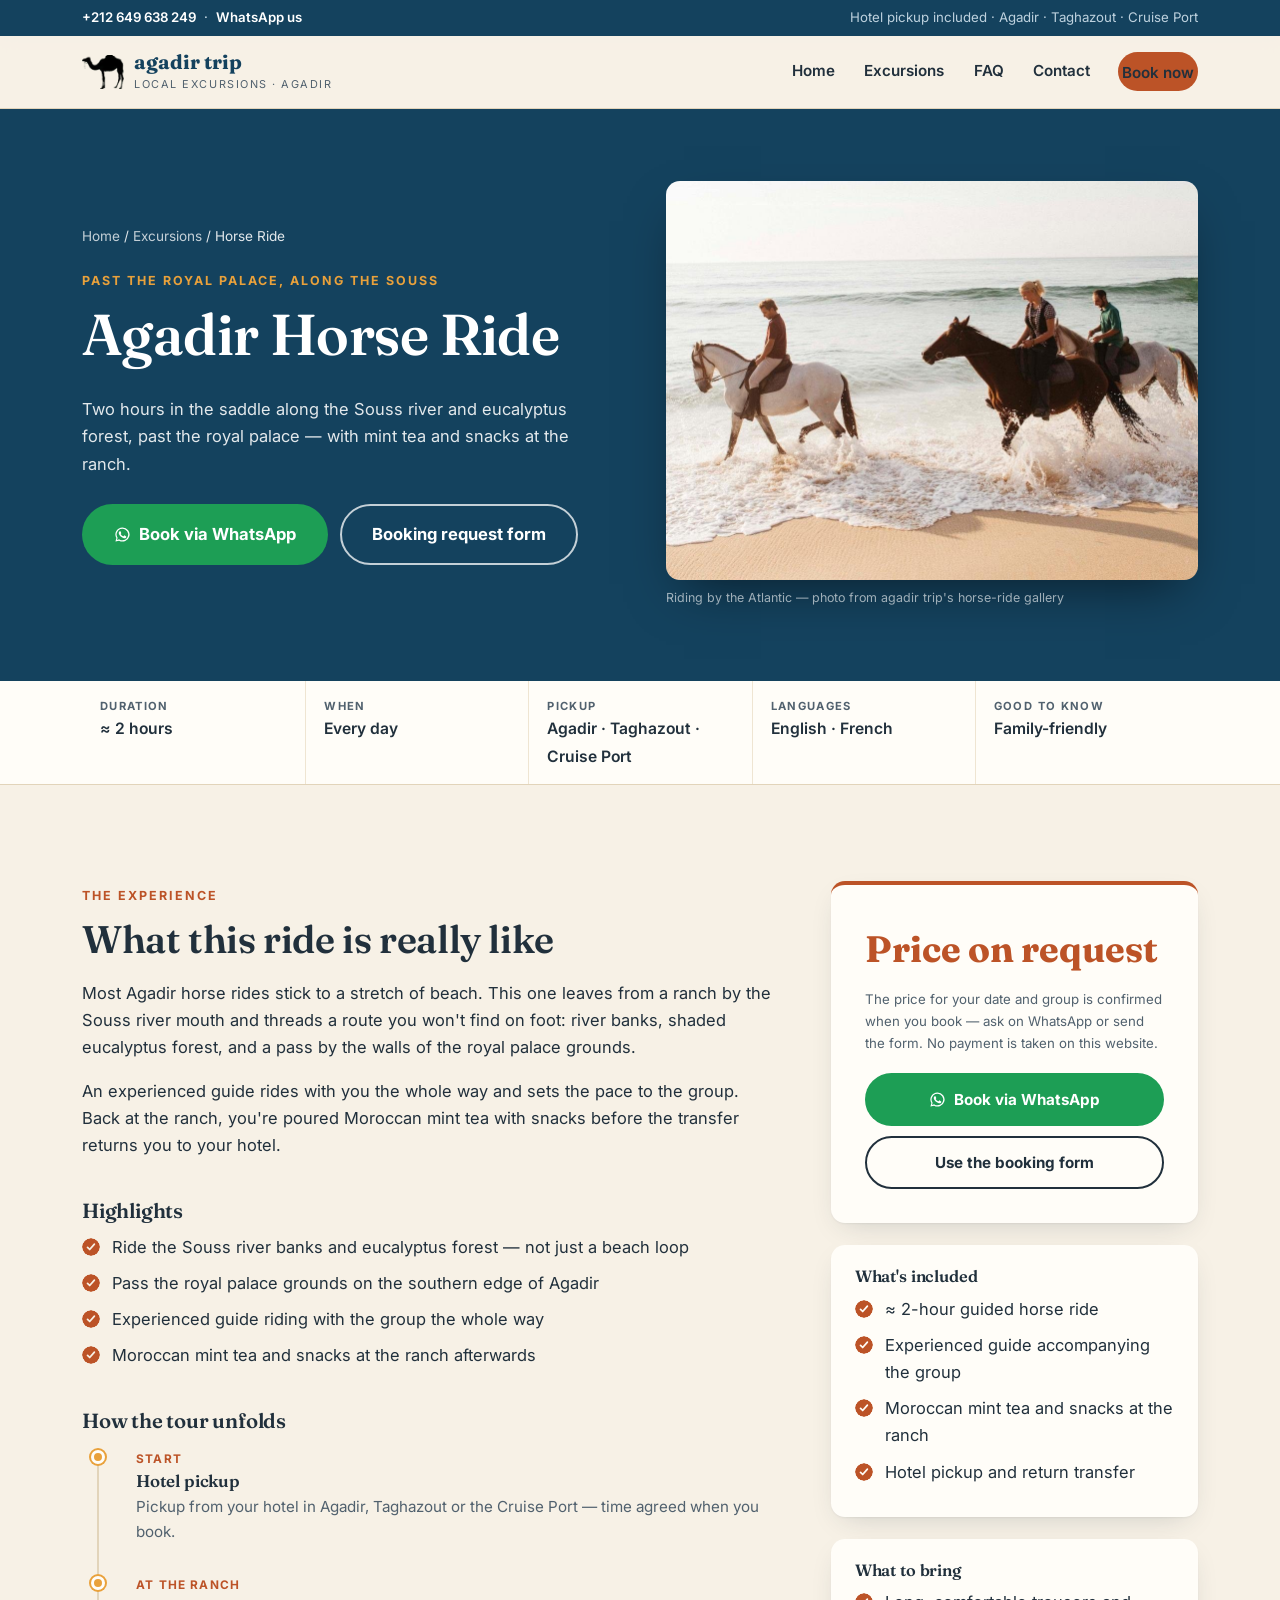
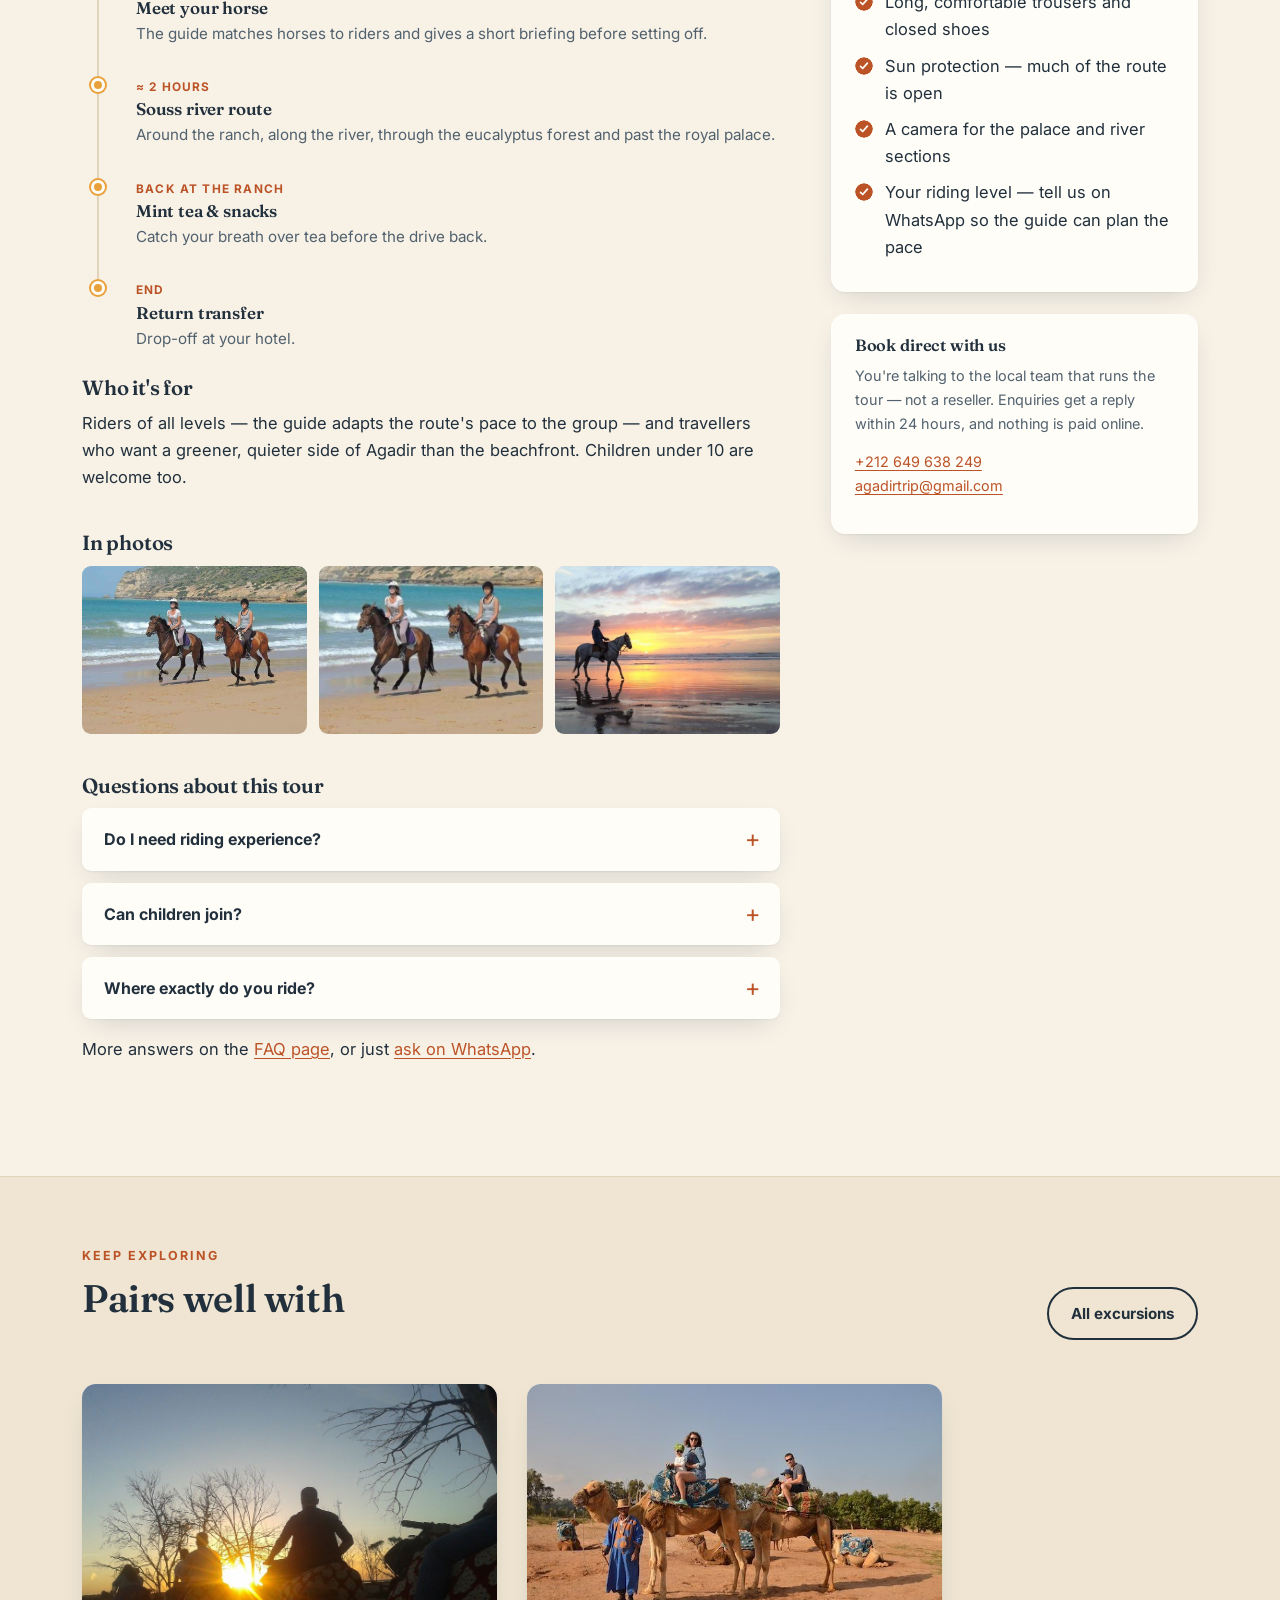
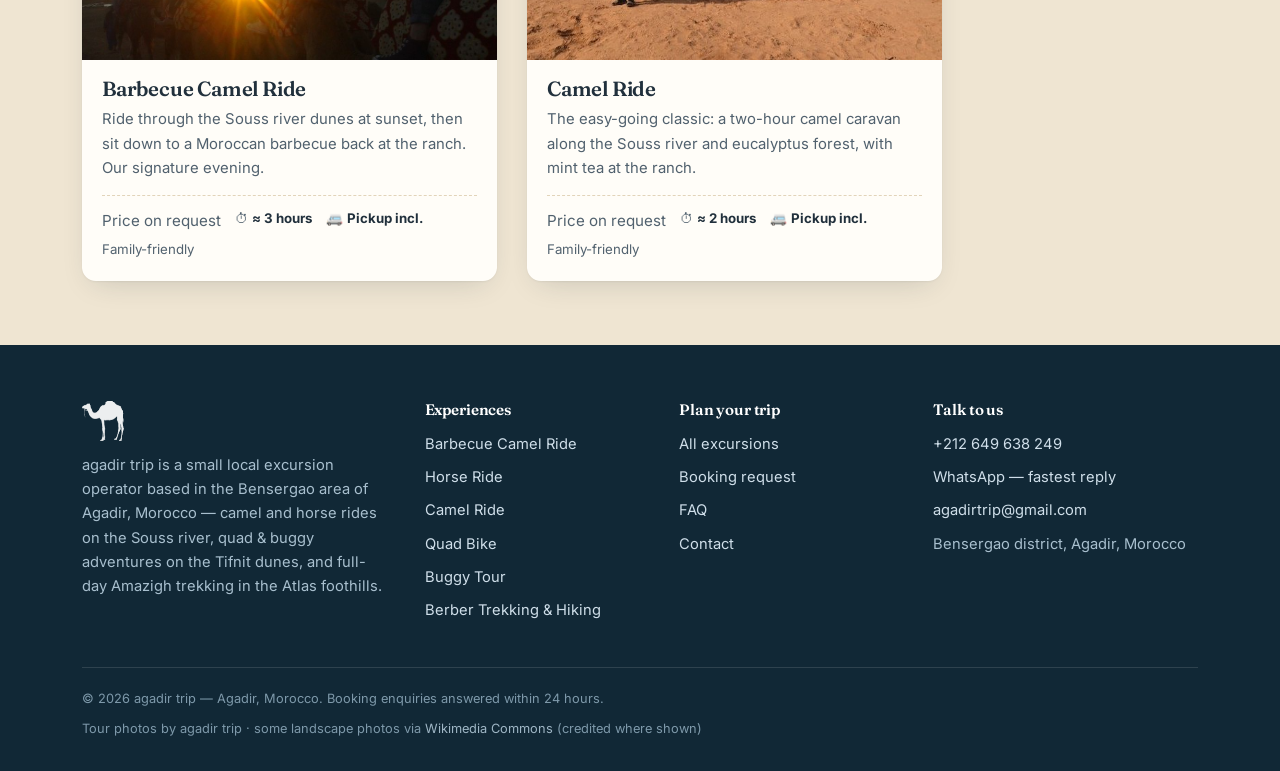
<file: agadir-horse-ride/index.html>
<!DOCTYPE html>
<html lang="en">
<head>
<meta charset="utf-8">
<meta name="viewport" content="width=device-width, initial-scale=1">
<title>Agadir Horse Ride — agadir trip</title>
<meta name="description" content="Two-hour guided horse ride in Agadir along the Souss river and eucalyptus forest, past the royal palace. Hotel pickup and mint tea included — price confirmed when you book.">
<link rel="canonical" href="https://sugarglider7.github.io/agadir-trip/agadir-horse-ride/">
<meta property="og:type" content="website">
<meta property="og:site_name" content="agadir trip">
<meta property="og:title" content="Agadir Horse Ride — agadir trip">
<meta property="og:description" content="Two-hour guided horse ride in Agadir along the Souss river and eucalyptus forest, past the royal palace. Hotel pickup and mint tea included — price confirmed when you book.">
<meta property="og:url" content="https://sugarglider7.github.io/agadir-trip/agadir-horse-ride/">
<meta property="og:image" content="https://sugarglider7.github.io/agadir-trip/assets/img/hero-horse.jpg">
<meta name="twitter:card" content="summary_large_image">
<link rel="icon" type="image/png" href="../assets/img/favicon.png">
<link rel="preconnect" href="https://fonts.googleapis.com">
<link rel="preconnect" href="https://fonts.gstatic.com" crossorigin>
<link href="https://fonts.googleapis.com/css2?family=Fraunces:opsz,wght@9..144,500;9..144,600;9..144,700&family=Inter:wght@400;600;700&display=swap" rel="stylesheet">
<link rel="stylesheet" href="../assets/css/main.css">
<script type="application/ld+json">{"@context": "https://schema.org", "@type": "Product", "name": "Agadir Horse Ride", "description": "Two-hour guided horse ride in Agadir along the Souss river and eucalyptus forest, past the royal palace. Hotel pickup and mint tea included — price confirmed when you book.", "image": "https://sugarglider7.github.io/agadir-trip/assets/img/hero-horse.jpg", "brand": {"@type": "Brand", "name": "agadir trip"}, "url": "https://sugarglider7.github.io/agadir-trip/agadir-horse-ride/"}</script>
<script type="application/ld+json">{"@context": "https://schema.org", "@type": "FAQPage", "mainEntity": [{"@type": "Question", "name": "Do I need riding experience?", "acceptedAnswer": {"@type": "Answer", "text": "No — an experienced guide accompanies every ride and sets the pace to the group. Let us know your level when you book so the right horse is prepared."}}, {"@type": "Question", "name": "Can children join?", "acceptedAnswer": {"@type": "Answer", "text": "Yes — children under 10 are welcome. Tell us ages in your booking message so the ranch can plan and confirm the child rate."}}, {"@type": "Question", "name": "Where exactly do you ride?", "acceptedAnswer": {"@type": "Answer", "text": "From the ranch near the Souss river mouth: around the ranch, along the river, through the eucalyptus forest and past the royal palace grounds."}}]}</script>
</head>
<body>
<div class="topstrip">
  <div class="wrap">
    <span><a href="tel:+212649638249">+212 649 638 249</a> &nbsp;·&nbsp; <a href="https://wa.me/212649638249?text=Hello%20agadir%20trip%21%20I%20have%20a%20question%20about%20your%20Agadir%20excursions." target="_blank" rel="noopener">WhatsApp us</a></span>
    <span class="strip-note">Hotel pickup included · Agadir · Taghazout · Cruise Port</span>
  </div>
</div>
<header class="site-head">
  <div class="wrap">
    <a class="brand" href="../">
      <img src="../assets/img/mark.png" alt="" width="42" height="34">
      <span><span class="brand-name">agadir trip</span>
      <span class="brand-sub">Local excursions · Agadir</span></span>
    </a>
    <button class="nav-toggle" aria-expanded="false" aria-controls="main-nav" aria-label="Menu">
      <span></span><span></span><span></span>
    </button>
    <nav class="main-nav" id="main-nav" aria-label="Main">
      <a href="../">Home</a>
      <a href="../excursions/">Excursions</a>
      <a href="../faq/">FAQ</a>
      <a href="../contact/">Contact</a>
      <a class="btn btn-primary" href="../book/">Book now</a>
    </nav>
  </div>
</header>
<main>
<section class="tour-hero">
  <div class="wrap">
    <div>
      <p class="crumb"><a href="../">Home</a> / <a href="../excursions/">Excursions</a> / Horse Ride</p>
      <span class="kicker">Past the royal palace, along the Souss</span>
      <h1>Agadir Horse Ride</h1>
      <p>Two hours in the saddle along the Souss river and eucalyptus forest, past the royal palace — with mint tea and snacks at the ranch.</p>
      <div class="hero-ctas">
        <a class="btn btn-whatsapp btn-lg" href="https://wa.me/212649638249?text=Hello%20agadir%20trip%21%20I%27d%20like%20to%20book%20the%20Agadir%20Horse%20Ride%20%28approx.%202%20hours%29.%20Date%3A%20___%20%C2%B7%20People%3A%20___%20%C2%B7%20Hotel%3A%20___" target="_blank" rel="noopener"><svg width="17" height="17" viewBox="0 0 24 24" fill="currentColor" aria-hidden="true"><path d="M12 2a10 10 0 0 0-8.6 15.1L2 22l5.1-1.3A10 10 0 1 0 12 2Zm0 18.2c-1.6 0-3.1-.4-4.4-1.2l-.3-.2-3 .8.8-3-.2-.3A8.2 8.2 0 1 1 12 20.2Zm4.6-6.1c-.3-.1-1.5-.7-1.7-.8-.2-.1-.4-.1-.6.1-.2.3-.7.8-.8 1-.1.2-.3.2-.6.1a6.7 6.7 0 0 1-3.3-2.9c-.2-.4 0-.5.1-.7l.5-.6c.1-.2.1-.3 0-.5l-.8-1.9c-.2-.5-.4-.4-.6-.4h-.5c-.2 0-.5.1-.7.3-.2.3-.9.9-.9 2.2s.9 2.5 1.1 2.7c.1.2 1.9 2.9 4.6 4 .6.3 1.1.4 1.5.6.6.2 1.2.2 1.6.1.5-.1 1.5-.6 1.7-1.2.2-.6.2-1.1.2-1.2-.1-.1-.3-.2-.6-.3Z"/></svg> Book via WhatsApp</a>
        <a class="btn btn-ghost-light btn-lg" href="../book/?experience=Agadir%20Horse%20Ride">Booking request form</a>
      </div>
    </div>
    <figure>
      <img src="../assets/img/hero-horse.jpg" alt="Riders on horseback along the Atlantic shoreline" width="1200" height="900" fetchpriority="high">
      <figcaption>Riding by the Atlantic — photo from agadir trip's horse-ride gallery</figcaption>
    </figure>
  </div>
</section>

<div class="facts-bar">
  <div class="wrap">
    <div class="fact"><span class="fact-label">Duration</span><span class="fact-value">≈ 2 hours</span></div>
    <div class="fact"><span class="fact-label">When</span><span class="fact-value">Every day</span></div>
    <div class="fact"><span class="fact-label">Pickup</span><span class="fact-value">Agadir · Taghazout · Cruise Port</span></div>
    <div class="fact"><span class="fact-label">Languages</span><span class="fact-value">English · French</span></div>
    <div class="fact"><span class="fact-label">Good to know</span><span class="fact-value">Family-friendly</span></div>
  </div>
</div>

<section class="section">
  <div class="wrap tour-layout">
    <div>
      <span class="kicker">The experience</span>
      <h2>What this ride is really like</h2>
      <p>Most Agadir horse rides stick to a stretch of beach. This one leaves from a ranch by the Souss river mouth and threads a route you won&#x27;t find on foot: river banks, shaded eucalyptus forest, and a pass by the walls of the royal palace grounds.</p><p>An experienced guide rides with you the whole way and sets the pace to the group. Back at the ranch, you&#x27;re poured Moroccan mint tea with snacks before the transfer returns you to your hotel.</p>

      <h3 style="margin-top:2em">Highlights</h3>
      <ul class="tick-list"><li>Ride the Souss river banks and eucalyptus forest — not just a beach loop</li>
<li>Pass the royal palace grounds on the southern edge of Agadir</li>
<li>Experienced guide riding with the group the whole way</li>
<li>Moroccan mint tea and snacks at the ranch afterwards</li></ul>

      <h3 style="margin-top:2em">How the tour unfolds</h3>
      <ol class="itinerary"><li><span class="it-time">Start</span><h3>Hotel pickup</h3><p>Pickup from your hotel in Agadir, Taghazout or the Cruise Port — time agreed when you book.</p></li>
<li><span class="it-time">At the ranch</span><h3>Meet your horse</h3><p>The guide matches horses to riders and gives a short briefing before setting off.</p></li>
<li><span class="it-time">≈ 2 hours</span><h3>Souss river route</h3><p>Around the ranch, along the river, through the eucalyptus forest and past the royal palace.</p></li>
<li><span class="it-time">Back at the ranch</span><h3>Mint tea &amp; snacks</h3><p>Catch your breath over tea before the drive back.</p></li>
<li><span class="it-time">End</span><h3>Return transfer</h3><p>Drop-off at your hotel.</p></li></ol>

      <h3>Who it's for</h3>
      <p>Riders of all levels — the guide adapts the route&#x27;s pace to the group — and travellers who want a greener, quieter side of Agadir than the beachfront. Children under 10 are welcome too.</p>

      <h3 style="margin-top:2em">In photos</h3>
      <div class="gallery"><figure class="reveal"><img src="../assets/img/gal-horse-1.jpg" alt="Two riders cantering along the shoreline" loading="lazy" width="600" height="450"></figure>
<figure class="reveal"><img src="../assets/img/gal-horse-2.jpg" alt="Riders on the beach below the headland" loading="lazy" width="600" height="450"></figure>
<figure class="reveal"><img src="../assets/img/gal-horse-3.jpg" alt="Horse ride at sunset" loading="lazy" width="600" height="450"></figure>
</div>
      

      <h3 style="margin-top:2em">Questions about this tour</h3>
      <details class="faq-item"><summary>Do I need riding experience?</summary><div class="faq-body"><p>No — an experienced guide accompanies every ride and sets the pace to the group. Let us know your level when you book so the right horse is prepared.</p></div></details>
<details class="faq-item"><summary>Can children join?</summary><div class="faq-body"><p>Yes — children under 10 are welcome. Tell us ages in your booking message so the ranch can plan and confirm the child rate.</p></div></details>
<details class="faq-item"><summary>Where exactly do you ride?</summary><div class="faq-body"><p>From the ranch near the Souss river mouth: around the ranch, along the river, through the eucalyptus forest and past the royal palace grounds.</p></div></details>
      <p style="margin-top:1em">More answers on the <a href="../faq/">FAQ page</a>, or just <a href="https://wa.me/212649638249?text=Hello%20agadir%20trip%21%20I%27d%20like%20to%20book%20the%20Agadir%20Horse%20Ride%20%28approx.%202%20hours%29.%20Date%3A%20___%20%C2%B7%20People%3A%20___%20%C2%B7%20Hotel%3A%20___" target="_blank" rel="noopener">ask on WhatsApp</a>.</p>
    </div>

    <aside class="tour-aside">
      <div class="price-panel">
        <div class="price-row"><span class="price-big">Price on request</span></div><p class="price-note">The price for your date and group is confirmed when you book — ask on WhatsApp or send the form. No payment is taken on this website.</p>
        <a class="btn btn-whatsapp" href="https://wa.me/212649638249?text=Hello%20agadir%20trip%21%20I%27d%20like%20to%20book%20the%20Agadir%20Horse%20Ride%20%28approx.%202%20hours%29.%20Date%3A%20___%20%C2%B7%20People%3A%20___%20%C2%B7%20Hotel%3A%20___" target="_blank" rel="noopener"><svg width="17" height="17" viewBox="0 0 24 24" fill="currentColor" aria-hidden="true"><path d="M12 2a10 10 0 0 0-8.6 15.1L2 22l5.1-1.3A10 10 0 1 0 12 2Zm0 18.2c-1.6 0-3.1-.4-4.4-1.2l-.3-.2-3 .8.8-3-.2-.3A8.2 8.2 0 1 1 12 20.2Zm4.6-6.1c-.3-.1-1.5-.7-1.7-.8-.2-.1-.4-.1-.6.1-.2.3-.7.8-.8 1-.1.2-.3.2-.6.1a6.7 6.7 0 0 1-3.3-2.9c-.2-.4 0-.5.1-.7l.5-.6c.1-.2.1-.3 0-.5l-.8-1.9c-.2-.5-.4-.4-.6-.4h-.5c-.2 0-.5.1-.7.3-.2.3-.9.9-.9 2.2s.9 2.5 1.1 2.7c.1.2 1.9 2.9 4.6 4 .6.3 1.1.4 1.5.6.6.2 1.2.2 1.6.1.5-.1 1.5-.6 1.7-1.2.2-.6.2-1.1.2-1.2-.1-.1-.3-.2-.6-.3Z"/></svg> Book via WhatsApp</a>
        <a class="btn btn-ghost" href="../book/?experience=Agadir%20Horse%20Ride">Use the booking form</a>
      </div>
      <div class="aside-card">
        <h3>What's included</h3>
        <ul class="tick-list"><li>≈ 2-hour guided horse ride</li><li>Experienced guide accompanying the group</li><li>Moroccan mint tea and snacks at the ranch</li><li>Hotel pickup and return transfer</li></ul>
      </div>
      <div class="aside-card">
        <h3>What to bring</h3>
        <ul class="tick-list"><li>Long, comfortable trousers and closed shoes</li>
<li>Sun protection — much of the route is open</li>
<li>A camera for the palace and river sections</li>
<li>Your riding level — tell us on WhatsApp so the guide can plan the pace</li></ul>
      </div>
      <div class="aside-card">
        <h3>Book direct with us</h3>
        <p>You're talking to the local team that runs the tour — not a reseller. Enquiries get a reply within 24 hours, and nothing is paid online.</p>
        <p><a href="tel:+212649638249">+212 649 638 249</a><br><a href="mailto:agadirtrip@gmail.com">agadirtrip@gmail.com</a></p>
      </div>
    </aside>
  </div>
</section>

<section class="section-tight section-deep related-strip">
  <div class="wrap">
    <div class="section-head-row">
      <div class="section-head">
        <span class="kicker">Keep exploring</span>
        <h2>Pairs well with</h2>
      </div>
      <a class="btn btn-ghost" href="../excursions/">All excursions</a>
    </div>
    <div class="card-grid" style="grid-template-columns:repeat(auto-fill,minmax(290px,1fr));max-width:860px"><article class="xcard reveal">
  <div class="xcard-media">
    <img src="../assets/img/card-bbq-camel.jpg" alt="Camel caravan riding into the sunset near Agadir" loading="lazy" width="600" height="400">
  </div>
  <div class="xcard-body">
    <h3><a href="../agadir-barbecue-camel-ride/">Barbecue Camel Ride</a></h3>
    <p class="xcard-desc">Ride through the Souss river dunes at sunset, then sit down to a Moroccan barbecue back at the ranch. Our signature evening.</p>
    <div class="xcard-meta">
      <span class="xcard-price">Price on request</span>
      <span>⏱ <strong>≈ 3 hours</strong></span>
      <span>🚐 <strong>Pickup incl.</strong></span>
      <span>Family-friendly</span>
    </div>
  </div>
</article>
<article class="xcard reveal">
  <div class="xcard-media">
    <img src="../assets/img/card-camel.jpg" alt="Families with children riding camels at the ranch near Agadir" loading="lazy" width="600" height="400">
  </div>
  <div class="xcard-body">
    <h3><a href="../camel-ride-in-agadir/">Camel Ride</a></h3>
    <p class="xcard-desc">The easy-going classic: a two-hour camel caravan along the Souss river and eucalyptus forest, with mint tea at the ranch.</p>
    <div class="xcard-meta">
      <span class="xcard-price">Price on request</span>
      <span>⏱ <strong>≈ 2 hours</strong></span>
      <span>🚐 <strong>Pickup incl.</strong></span>
      <span>Family-friendly</span>
    </div>
  </div>
</article></div>
  </div>
</section>
</main>
<footer class="site-foot">
  <div class="wrap">
    <div class="foot-grid">
      <div class="foot-brand">
        <img src="../assets/img/mark.png" alt="" width="42" height="34" loading="lazy">
        <p>agadir trip is a small local excursion operator based in the Bensergao area of Agadir, Morocco — camel and horse rides on the Souss river, quad &amp; buggy adventures on the Tifnit dunes, and full-day Amazigh trekking in the Atlas foothills.</p>
      </div>
      <div>
        <h4>Experiences</h4>
        <ul>
          <li><a href="../agadir-barbecue-camel-ride/">Barbecue Camel Ride</a></li>
          <li><a href="../agadir-horse-ride/">Horse Ride</a></li>
          <li><a href="../camel-ride-in-agadir/">Camel Ride</a></li>
          <li><a href="../quad-bike-in-agadir/">Quad Bike</a></li>
          <li><a href="../buggy-tour-in-agadir/">Buggy Tour</a></li>
          <li><a href="../trekking-and-hiking-tour-in-agadir-with-the-locals-amazigh-people/">Berber Trekking &amp; Hiking</a></li>
        </ul>
      </div>
      <div>
        <h4>Plan your trip</h4>
        <ul>
          <li><a href="../excursions/">All excursions</a></li>
          <li><a href="../book/">Booking request</a></li>
          <li><a href="../faq/">FAQ</a></li>
          <li><a href="../contact/">Contact</a></li>
        </ul>
      </div>
      <div>
        <h4>Talk to us</h4>
        <ul>
          <li><a href="tel:+212649638249">+212 649 638 249</a></li>
          <li><a href="https://wa.me/212649638249?text=Hello%20agadir%20trip%21%20I%20have%20a%20question%20about%20your%20Agadir%20excursions." target="_blank" rel="noopener">WhatsApp — fastest reply</a></li>
          <li><a href="mailto:agadirtrip@gmail.com">agadirtrip@gmail.com</a></li>
          <li>Bensergao district, Agadir, Morocco</li>
        </ul>
      </div>
    </div>
    <div class="foot-legal">
      <span>© 2026 agadir trip — Agadir, Morocco. Booking enquiries answered within 24 hours.</span>
      <span>Tour photos by agadir trip · some landscape photos via <a href="https://commons.wikimedia.org/" target="_blank" rel="noopener">Wikimedia Commons</a> (credited where shown)</span>
    </div>
  </div>
</footer>
<div class="sticky-cta">
  <a class="btn btn-whatsapp" href="https://wa.me/212649638249?text=Hello%20agadir%20trip%21%20I%27d%20like%20to%20book%20the%20Agadir%20Horse%20Ride%20%28approx.%202%20hours%29.%20Date%3A%20___%20%C2%B7%20People%3A%20___%20%C2%B7%20Hotel%3A%20___" target="_blank" rel="noopener"><svg width="17" height="17" viewBox="0 0 24 24" fill="currentColor" aria-hidden="true"><path d="M12 2a10 10 0 0 0-8.6 15.1L2 22l5.1-1.3A10 10 0 1 0 12 2Zm0 18.2c-1.6 0-3.1-.4-4.4-1.2l-.3-.2-3 .8.8-3-.2-.3A8.2 8.2 0 1 1 12 20.2Zm4.6-6.1c-.3-.1-1.5-.7-1.7-.8-.2-.1-.4-.1-.6.1-.2.3-.7.8-.8 1-.1.2-.3.2-.6.1a6.7 6.7 0 0 1-3.3-2.9c-.2-.4 0-.5.1-.7l.5-.6c.1-.2.1-.3 0-.5l-.8-1.9c-.2-.5-.4-.4-.6-.4h-.5c-.2 0-.5.1-.7.3-.2.3-.9.9-.9 2.2s.9 2.5 1.1 2.7c.1.2 1.9 2.9 4.6 4 .6.3 1.1.4 1.5.6.6.2 1.2.2 1.6.1.5-.1 1.5-.6 1.7-1.2.2-.6.2-1.1.2-1.2-.1-.1-.3-.2-.6-.3Z"/></svg> WhatsApp</a>
  <a class="btn btn-primary" href="../book/?experience=Agadir%20Horse%20Ride">Book now</a>
  <button class="cta-close" aria-label="Hide booking bar">×</button>
</div>
<script src="../assets/js/main.js"></script>
</body>
</html>
</file>
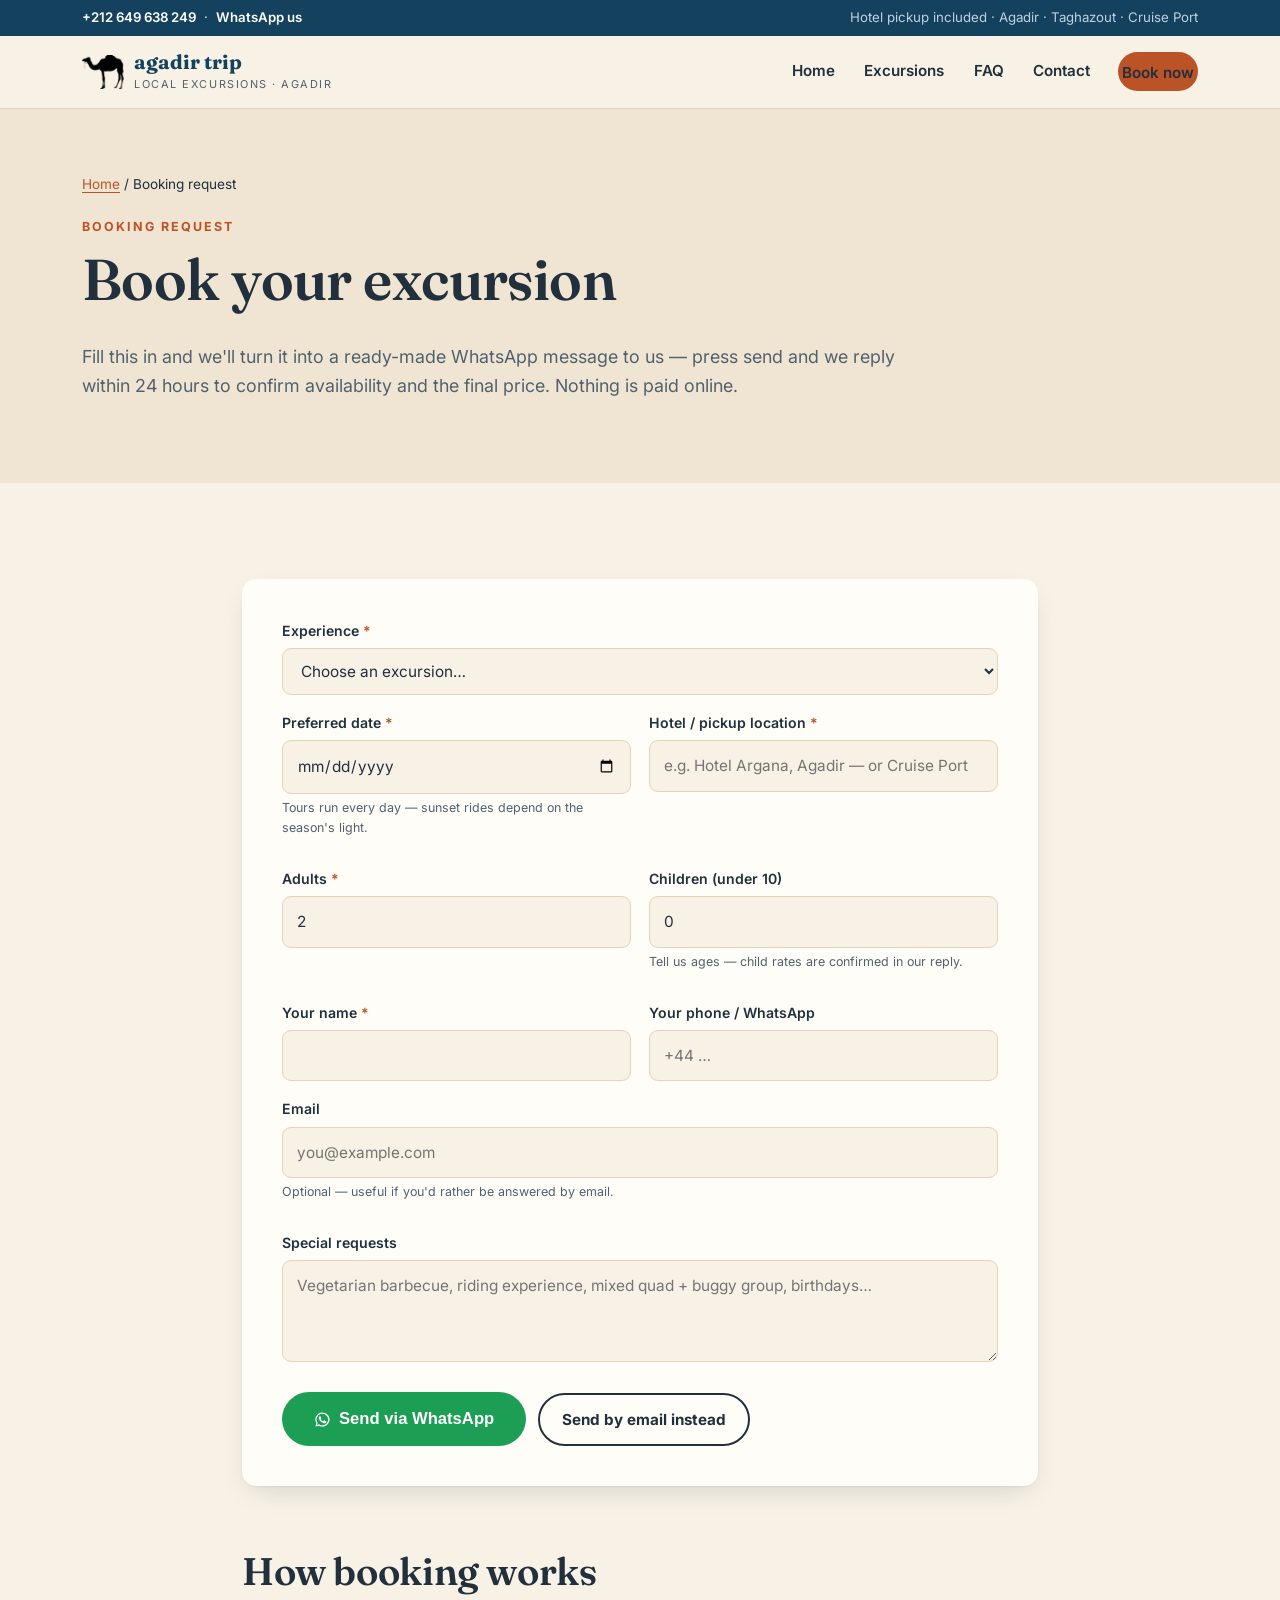
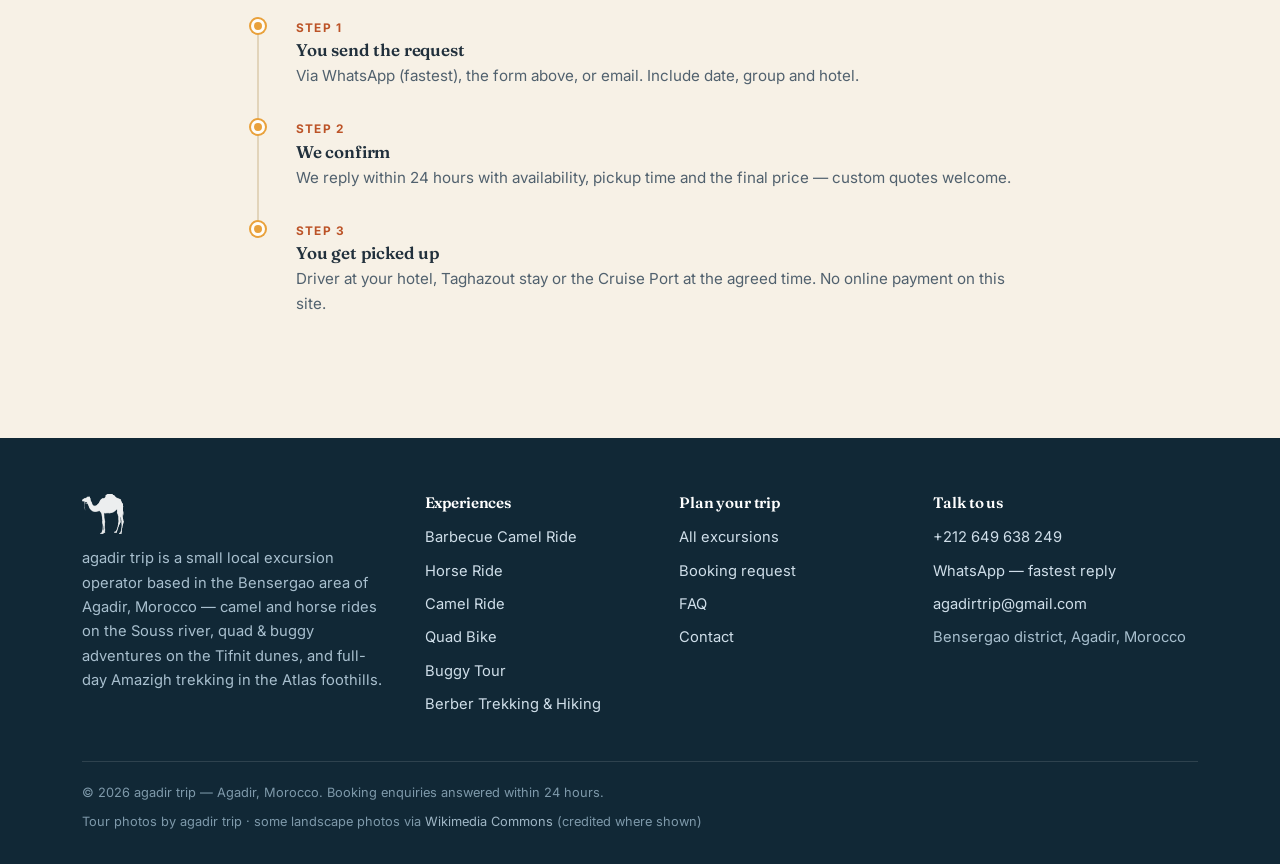
<file: book/index.html>
<!DOCTYPE html>
<html lang="en">
<head>
<meta charset="utf-8">
<meta name="viewport" content="width=device-width, initial-scale=1">
<title>Book an Agadir excursion — booking request | agadir trip</title>
<meta name="description" content="Request a booking with agadir trip: pick your excursion, date, group size and hotel, and send it as a pre-filled WhatsApp message or email. Reply within 24 hours, no online payment.">
<link rel="canonical" href="https://sugarglider7.github.io/agadir-trip/book/">
<meta property="og:type" content="website">
<meta property="og:site_name" content="agadir trip">
<meta property="og:title" content="Book an Agadir excursion — booking request | agadir trip">
<meta property="og:description" content="Request a booking with agadir trip: pick your excursion, date, group size and hotel, and send it as a pre-filled WhatsApp message or email. Reply within 24 hours, no online payment.">
<meta property="og:url" content="https://sugarglider7.github.io/agadir-trip/book/">
<meta property="og:image" content="https://sugarglider7.github.io/agadir-trip/assets/img/hero-home.jpg">
<meta name="twitter:card" content="summary_large_image">
<link rel="icon" type="image/png" href="../assets/img/favicon.png">
<link rel="preconnect" href="https://fonts.googleapis.com">
<link rel="preconnect" href="https://fonts.gstatic.com" crossorigin>
<link href="https://fonts.googleapis.com/css2?family=Fraunces:opsz,wght@9..144,500;9..144,600;9..144,700&family=Inter:wght@400;600;700&display=swap" rel="stylesheet">
<link rel="stylesheet" href="../assets/css/main.css">
</head>
<body>
<div class="topstrip">
  <div class="wrap">
    <span><a href="tel:+212649638249">+212 649 638 249</a> &nbsp;·&nbsp; <a href="https://wa.me/212649638249?text=Hello%20agadir%20trip%21%20I%20have%20a%20question%20about%20your%20Agadir%20excursions." target="_blank" rel="noopener">WhatsApp us</a></span>
    <span class="strip-note">Hotel pickup included · Agadir · Taghazout · Cruise Port</span>
  </div>
</div>
<header class="site-head">
  <div class="wrap">
    <a class="brand" href="../">
      <img src="../assets/img/mark.png" alt="" width="42" height="34">
      <span><span class="brand-name">agadir trip</span>
      <span class="brand-sub">Local excursions · Agadir</span></span>
    </a>
    <button class="nav-toggle" aria-expanded="false" aria-controls="main-nav" aria-label="Menu">
      <span></span><span></span><span></span>
    </button>
    <nav class="main-nav" id="main-nav" aria-label="Main">
      <a href="../">Home</a>
      <a href="../excursions/">Excursions</a>
      <a href="../faq/">FAQ</a>
      <a href="../contact/">Contact</a>
      <a class="btn btn-primary" href="../book/">Book now</a>
    </nav>
  </div>
</header>
<main>
<section class="section-tight" style="background:var(--sand-deep)">
  <div class="wrap">
    <p class="crumb" style="font-size:.85rem;margin-bottom:1.2em"><a href="../">Home</a> / Booking request</p>
    <span class="kicker">Booking request</span>
    <h1>Book your excursion</h1>
    <p class="lede">Fill this in and we'll turn it into a ready-made WhatsApp message to us — press send and we reply within 24 hours to confirm availability and the final price. Nothing is paid online.</p>
  </div>
</section>

<section class="section">
  <div class="wrap" style="max-width:860px">
    <form id="booking-form" class="form-card" novalidate>
      <div class="form-grid">
        <div class="form-field form-field-full">
          <label for="bf-experience">Experience <span class="req">*</span></label>
          <select id="bf-experience" name="experience" required>
            <option value="">Choose an excursion…</option>
            <option value="Agadir Barbecue Camel Ride">Agadir Barbecue Camel Ride</option>
<option value="Camel Ride in Agadir">Camel Ride in Agadir</option>
<option value="Agadir Horse Ride">Agadir Horse Ride</option>
<option value="Quad Bike in Agadir">Quad Bike in Agadir</option>
<option value="Buggy Tour in Agadir">Buggy Tour in Agadir</option>
<option value="Berber Trekking &amp; Hiking Tour">Berber Trekking &amp; Hiking Tour</option>
            <option value="Not sure yet — recommend something">Not sure yet — recommend something</option>
          </select>
        </div>
        <div class="form-field">
          <label for="bf-date">Preferred date <span class="req">*</span></label>
          <input id="bf-date" name="date" type="date" required>
          <p class="field-hint">Tours run every day — sunset rides depend on the season's light.</p>
        </div>
        <div class="form-field">
          <label for="bf-pickup">Hotel / pickup location <span class="req">*</span></label>
          <input id="bf-pickup" name="pickup" type="text" placeholder="e.g. Hotel Argana, Agadir — or Cruise Port" required>
        </div>
        <div class="form-field">
          <label for="bf-adults">Adults <span class="req">*</span></label>
          <input id="bf-adults" name="adults" type="number" min="1" max="40" value="2" required>
        </div>
        <div class="form-field">
          <label for="bf-children">Children (under 10)</label>
          <input id="bf-children" name="children" type="number" min="0" max="20" value="0">
          <p class="field-hint">Tell us ages — child rates are confirmed in our reply.</p>
        </div>
        <div class="form-field">
          <label for="bf-name">Your name <span class="req">*</span></label>
          <input id="bf-name" name="name" type="text" autocomplete="name" required>
        </div>
        <div class="form-field">
          <label for="bf-phone">Your phone / WhatsApp</label>
          <input id="bf-phone" name="phone" type="tel" autocomplete="tel" placeholder="+44 …">
        </div>
        <div class="form-field form-field-full">
          <label for="bf-email">Email <span class="req"></span></label>
          <input id="bf-email" name="email" type="email" autocomplete="email" placeholder="you@example.com">
          <p class="field-hint">Optional — useful if you'd rather be answered by email.</p>
        </div>
        <div class="form-field form-field-full">
          <label for="bf-notes">Special requests</label>
          <textarea id="bf-notes" name="notes" rows="3" placeholder="Vegetarian barbecue, riding experience, mixed quad + buggy group, birthdays…"></textarea>
        </div>
      </div>
      <p class="form-error" role="alert"></p>
      <div class="form-actions">
        <button type="submit" class="btn btn-whatsapp btn-lg"><svg width="17" height="17" viewBox="0 0 24 24" fill="currentColor" aria-hidden="true"><path d="M12 2a10 10 0 0 0-8.6 15.1L2 22l5.1-1.3A10 10 0 1 0 12 2Zm0 18.2c-1.6 0-3.1-.4-4.4-1.2l-.3-.2-3 .8.8-3-.2-.3A8.2 8.2 0 1 1 12 20.2Zm4.6-6.1c-.3-.1-1.5-.7-1.7-.8-.2-.1-.4-.1-.6.1-.2.3-.7.8-.8 1-.1.2-.3.2-.6.1a6.7 6.7 0 0 1-3.3-2.9c-.2-.4 0-.5.1-.7l.5-.6c.1-.2.1-.3 0-.5l-.8-1.9c-.2-.5-.4-.4-.6-.4h-.5c-.2 0-.5.1-.7.3-.2.3-.9.9-.9 2.2s.9 2.5 1.1 2.7c.1.2 1.9 2.9 4.6 4 .6.3 1.1.4 1.5.6.6.2 1.2.2 1.6.1.5-.1 1.5-.6 1.7-1.2.2-.6.2-1.1.2-1.2-.1-.1-.3-.2-.6-.3Z"/></svg> Send via WhatsApp</button>
        <a id="booking-mailto" class="btn btn-ghost" href="mailto:agadirtrip@gmail.com">Send by email instead</a>
      </div>
      <div id="booking-success" class="form-success" role="status">
        <strong>Your message is ready.</strong> WhatsApp should have opened with everything pre-filled — just press send.
        If it didn't, <a href="https://wa.me/212649638249?text=Hello%20agadir%20trip%21%20I%20have%20a%20question%20about%20your%20Agadir%20excursions." target="_blank" rel="noopener">open WhatsApp here</a> or email
        <a href="mailto:agadirtrip@gmail.com">agadirtrip@gmail.com</a>. We reply within 24 hours.
      </div>
    </form>

    <div class="section-tight" style="padding-bottom:0">
      <h2>How booking works</h2>
      <ol class="itinerary">
        <li><span class="it-time">Step 1</span><h3>You send the request</h3><p>Via WhatsApp (fastest), the form above, or email. Include date, group and hotel.</p></li>
        <li><span class="it-time">Step 2</span><h3>We confirm</h3><p>We reply within 24 hours with availability, pickup time and the final price — custom quotes welcome.</p></li>
        <li><span class="it-time">Step 3</span><h3>You get picked up</h3><p>Driver at your hotel, Taghazout stay or the Cruise Port at the agreed time. No online payment on this site.</p></li>
      </ol>
    </div>
  </div>
</section>
</main>
<footer class="site-foot">
  <div class="wrap">
    <div class="foot-grid">
      <div class="foot-brand">
        <img src="../assets/img/mark.png" alt="" width="42" height="34" loading="lazy">
        <p>agadir trip is a small local excursion operator based in the Bensergao area of Agadir, Morocco — camel and horse rides on the Souss river, quad &amp; buggy adventures on the Tifnit dunes, and full-day Amazigh trekking in the Atlas foothills.</p>
      </div>
      <div>
        <h4>Experiences</h4>
        <ul>
          <li><a href="../agadir-barbecue-camel-ride/">Barbecue Camel Ride</a></li>
          <li><a href="../agadir-horse-ride/">Horse Ride</a></li>
          <li><a href="../camel-ride-in-agadir/">Camel Ride</a></li>
          <li><a href="../quad-bike-in-agadir/">Quad Bike</a></li>
          <li><a href="../buggy-tour-in-agadir/">Buggy Tour</a></li>
          <li><a href="../trekking-and-hiking-tour-in-agadir-with-the-locals-amazigh-people/">Berber Trekking &amp; Hiking</a></li>
        </ul>
      </div>
      <div>
        <h4>Plan your trip</h4>
        <ul>
          <li><a href="../excursions/">All excursions</a></li>
          <li><a href="../book/">Booking request</a></li>
          <li><a href="../faq/">FAQ</a></li>
          <li><a href="../contact/">Contact</a></li>
        </ul>
      </div>
      <div>
        <h4>Talk to us</h4>
        <ul>
          <li><a href="tel:+212649638249">+212 649 638 249</a></li>
          <li><a href="https://wa.me/212649638249?text=Hello%20agadir%20trip%21%20I%20have%20a%20question%20about%20your%20Agadir%20excursions." target="_blank" rel="noopener">WhatsApp — fastest reply</a></li>
          <li><a href="mailto:agadirtrip@gmail.com">agadirtrip@gmail.com</a></li>
          <li>Bensergao district, Agadir, Morocco</li>
        </ul>
      </div>
    </div>
    <div class="foot-legal">
      <span>© 2026 agadir trip — Agadir, Morocco. Booking enquiries answered within 24 hours.</span>
      <span>Tour photos by agadir trip · some landscape photos via <a href="https://commons.wikimedia.org/" target="_blank" rel="noopener">Wikimedia Commons</a> (credited where shown)</span>
    </div>
  </div>
</footer>
<div class="sticky-cta">
  <a class="btn btn-whatsapp" href="https://wa.me/212649638249?text=Hello%20agadir%20trip%21%20I%20have%20a%20question%20about%20your%20Agadir%20excursions." target="_blank" rel="noopener"><svg width="17" height="17" viewBox="0 0 24 24" fill="currentColor" aria-hidden="true"><path d="M12 2a10 10 0 0 0-8.6 15.1L2 22l5.1-1.3A10 10 0 1 0 12 2Zm0 18.2c-1.6 0-3.1-.4-4.4-1.2l-.3-.2-3 .8.8-3-.2-.3A8.2 8.2 0 1 1 12 20.2Zm4.6-6.1c-.3-.1-1.5-.7-1.7-.8-.2-.1-.4-.1-.6.1-.2.3-.7.8-.8 1-.1.2-.3.2-.6.1a6.7 6.7 0 0 1-3.3-2.9c-.2-.4 0-.5.1-.7l.5-.6c.1-.2.1-.3 0-.5l-.8-1.9c-.2-.5-.4-.4-.6-.4h-.5c-.2 0-.5.1-.7.3-.2.3-.9.9-.9 2.2s.9 2.5 1.1 2.7c.1.2 1.9 2.9 4.6 4 .6.3 1.1.4 1.5.6.6.2 1.2.2 1.6.1.5-.1 1.5-.6 1.7-1.2.2-.6.2-1.1.2-1.2-.1-.1-.3-.2-.6-.3Z"/></svg> WhatsApp</a>
  <a class="btn btn-primary" href="../book/">Book now</a>
  <button class="cta-close" aria-label="Hide booking bar">×</button>
</div>
<script src="../assets/js/main.js"></script>
</body>
</html>
</file>
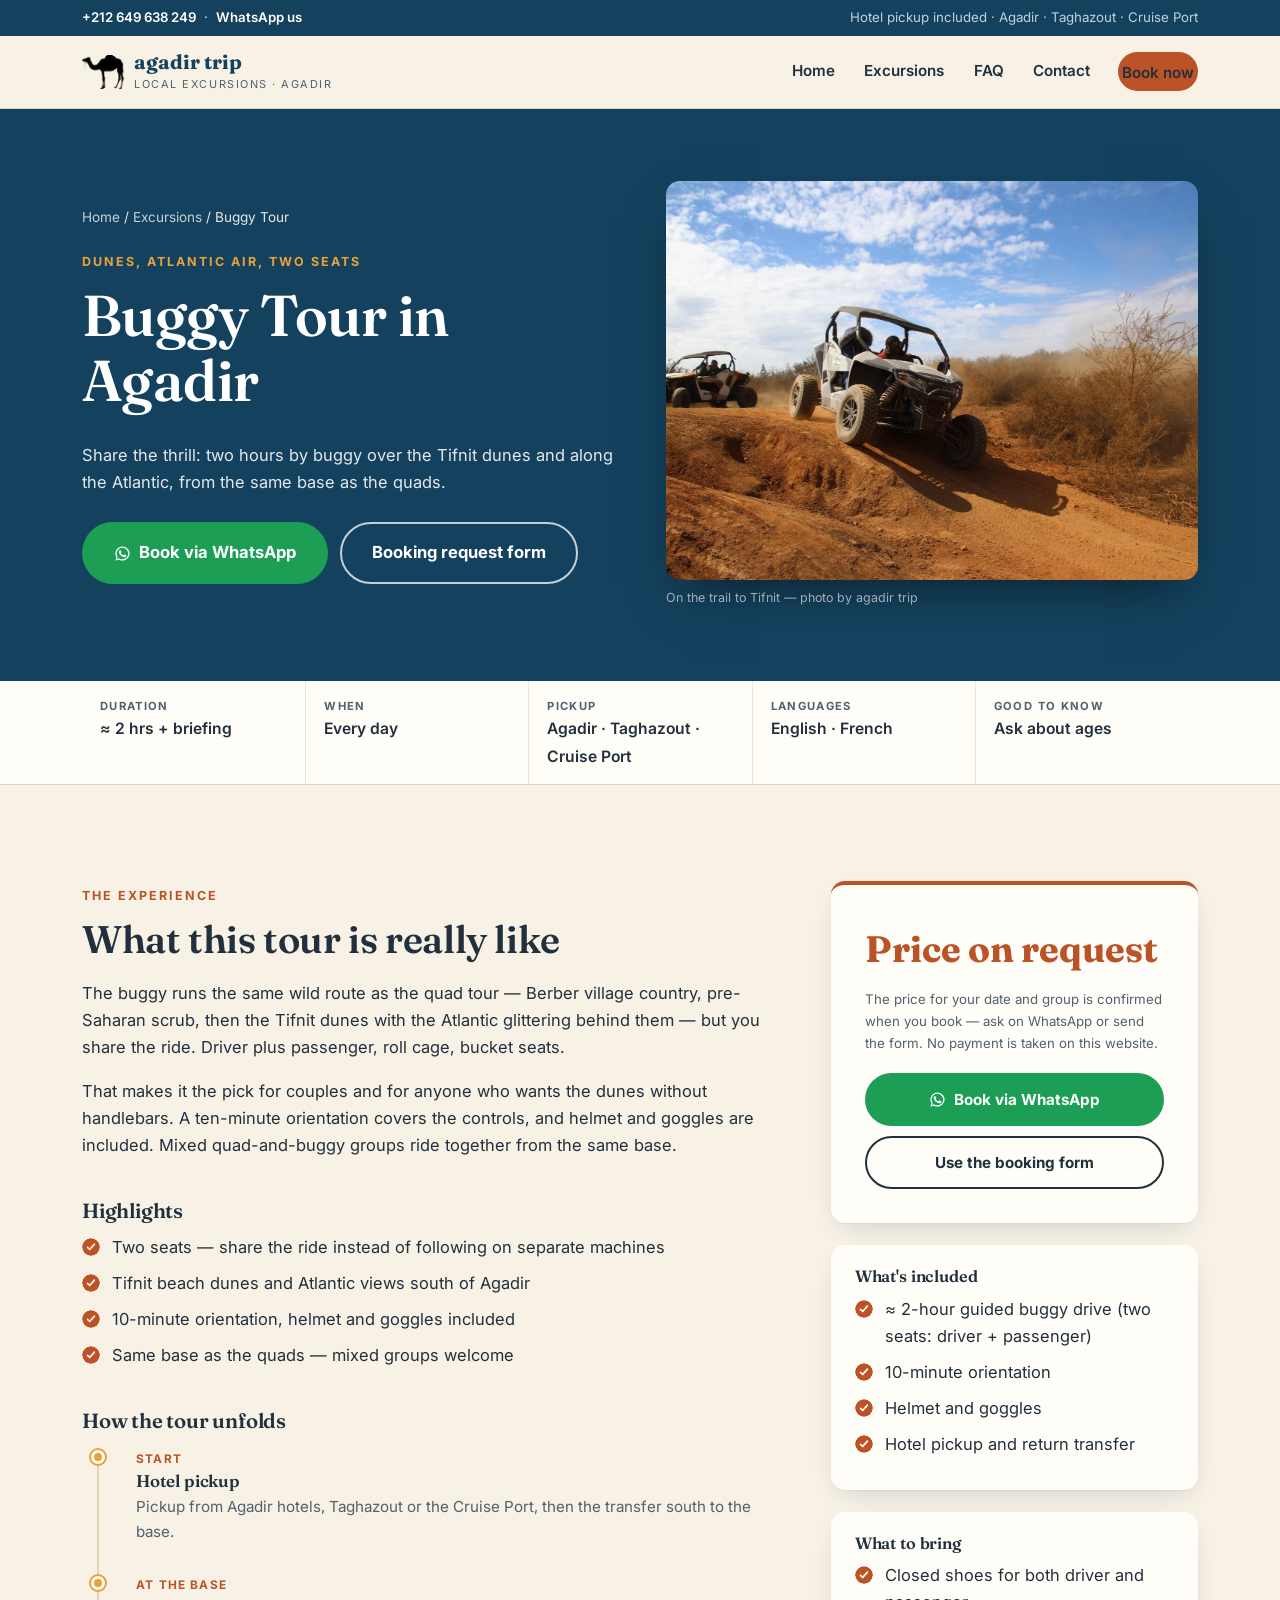
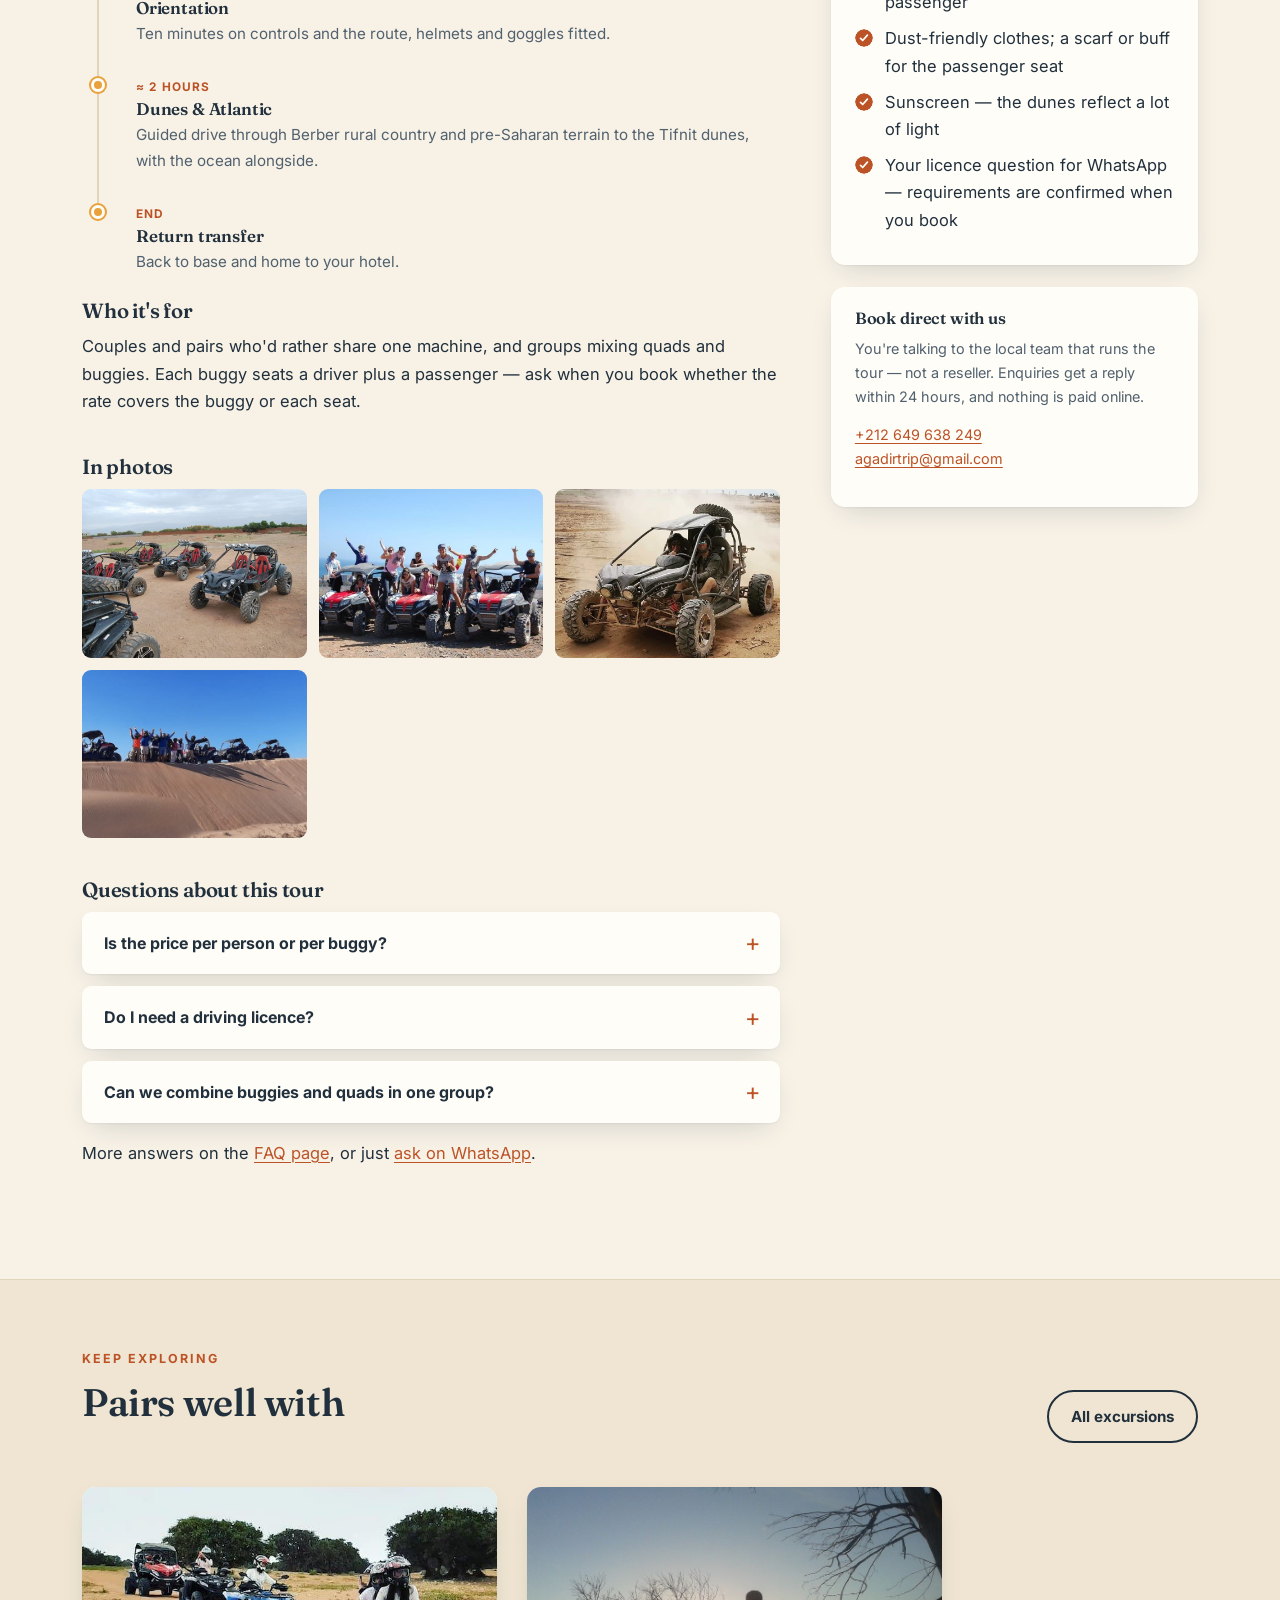
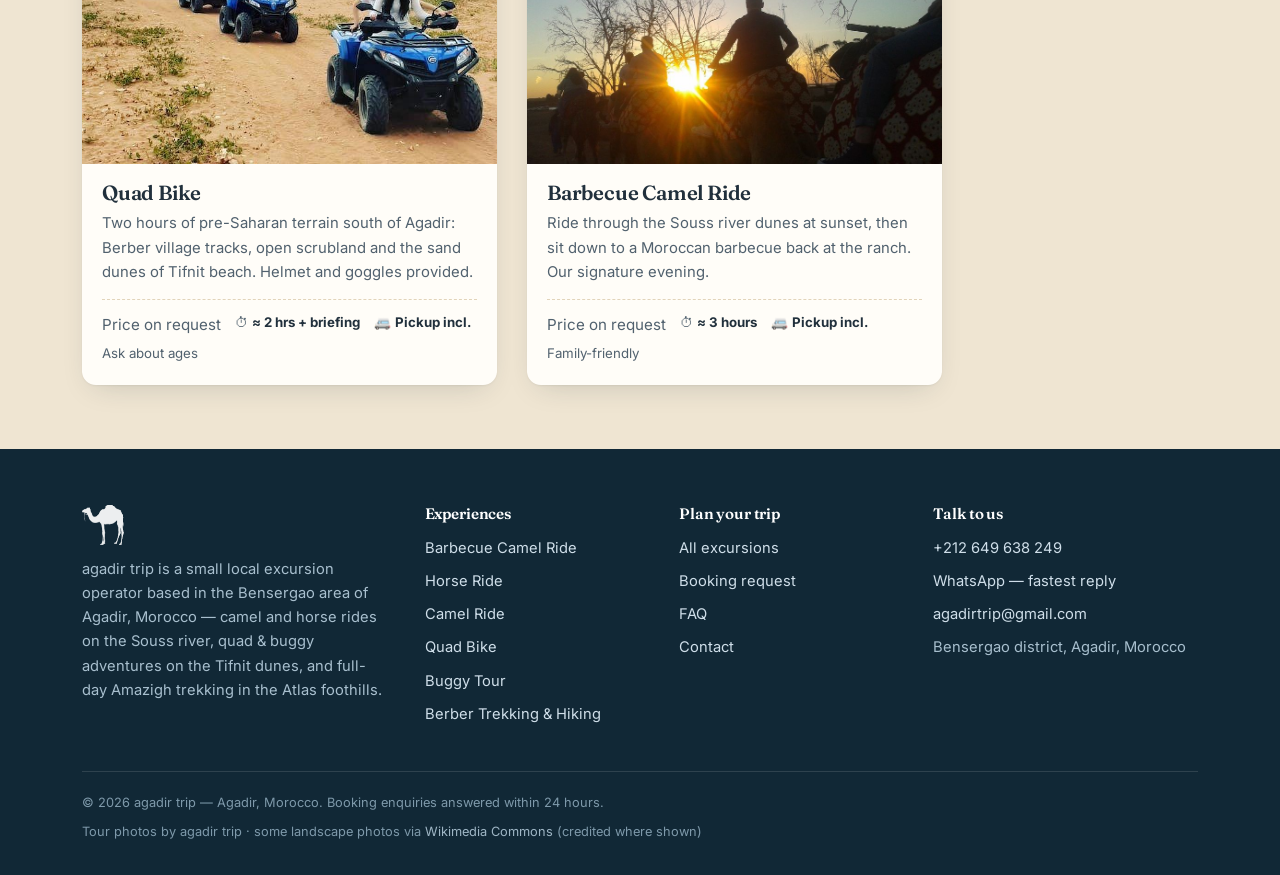
<file: buggy-tour-in-agadir/index.html>
<!DOCTYPE html>
<html lang="en">
<head>
<meta charset="utf-8">
<meta name="viewport" content="width=device-width, initial-scale=1">
<title>Buggy Tour in Agadir — agadir trip</title>
<meta name="description" content="Two-hour buggy tour from Agadir: Berber village country, pre-Saharan terrain, the Tifnit dunes and the Atlantic shore. Orientation, helmet, goggles and hotel pickup included — price confirmed when you book.">
<link rel="canonical" href="https://sugarglider7.github.io/agadir-trip/buggy-tour-in-agadir/">
<meta property="og:type" content="website">
<meta property="og:site_name" content="agadir trip">
<meta property="og:title" content="Buggy Tour in Agadir — agadir trip">
<meta property="og:description" content="Two-hour buggy tour from Agadir: Berber village country, pre-Saharan terrain, the Tifnit dunes and the Atlantic shore. Orientation, helmet, goggles and hotel pickup included — price confirmed when you book.">
<meta property="og:url" content="https://sugarglider7.github.io/agadir-trip/buggy-tour-in-agadir/">
<meta property="og:image" content="https://sugarglider7.github.io/agadir-trip/assets/img/hero-buggy.jpg">
<meta name="twitter:card" content="summary_large_image">
<link rel="icon" type="image/png" href="../assets/img/favicon.png">
<link rel="preconnect" href="https://fonts.googleapis.com">
<link rel="preconnect" href="https://fonts.gstatic.com" crossorigin>
<link href="https://fonts.googleapis.com/css2?family=Fraunces:opsz,wght@9..144,500;9..144,600;9..144,700&family=Inter:wght@400;600;700&display=swap" rel="stylesheet">
<link rel="stylesheet" href="../assets/css/main.css">
<script type="application/ld+json">{"@context": "https://schema.org", "@type": "Product", "name": "Buggy Tour in Agadir", "description": "Two-hour buggy tour from Agadir: Berber village country, pre-Saharan terrain, the Tifnit dunes and the Atlantic shore. Orientation, helmet, goggles and hotel pickup included — price confirmed when you book.", "image": "https://sugarglider7.github.io/agadir-trip/assets/img/hero-buggy.jpg", "brand": {"@type": "Brand", "name": "agadir trip"}, "url": "https://sugarglider7.github.io/agadir-trip/buggy-tour-in-agadir/"}</script>
<script type="application/ld+json">{"@context": "https://schema.org", "@type": "FAQPage", "mainEntity": [{"@type": "Question", "name": "Is the price per person or per buggy?", "acceptedAnswer": {"@type": "Answer", "text": "That depends on whether you share a two-seat buggy or each drive your own — tell us your group on WhatsApp and we'll confirm the price when you book."}}, {"@type": "Question", "name": "Do I need a driving licence?", "acceptedAnswer": {"@type": "Answer", "text": "Licence and age requirements depend on your group — ask on WhatsApp with your group's details and we'll confirm what applies before you book."}}, {"@type": "Question", "name": "Can we combine buggies and quads in one group?", "acceptedAnswer": {"@type": "Answer", "text": "Yes — both run from the same base south of Agadir and ride the same route, so your group stays together."}}]}</script>
</head>
<body>
<div class="topstrip">
  <div class="wrap">
    <span><a href="tel:+212649638249">+212 649 638 249</a> &nbsp;·&nbsp; <a href="https://wa.me/212649638249?text=Hello%20agadir%20trip%21%20I%20have%20a%20question%20about%20your%20Agadir%20excursions." target="_blank" rel="noopener">WhatsApp us</a></span>
    <span class="strip-note">Hotel pickup included · Agadir · Taghazout · Cruise Port</span>
  </div>
</div>
<header class="site-head">
  <div class="wrap">
    <a class="brand" href="../">
      <img src="../assets/img/mark.png" alt="" width="42" height="34">
      <span><span class="brand-name">agadir trip</span>
      <span class="brand-sub">Local excursions · Agadir</span></span>
    </a>
    <button class="nav-toggle" aria-expanded="false" aria-controls="main-nav" aria-label="Menu">
      <span></span><span></span><span></span>
    </button>
    <nav class="main-nav" id="main-nav" aria-label="Main">
      <a href="../">Home</a>
      <a href="../excursions/">Excursions</a>
      <a href="../faq/">FAQ</a>
      <a href="../contact/">Contact</a>
      <a class="btn btn-primary" href="../book/">Book now</a>
    </nav>
  </div>
</header>
<main>
<section class="tour-hero">
  <div class="wrap">
    <div>
      <p class="crumb"><a href="../">Home</a> / <a href="../excursions/">Excursions</a> / Buggy Tour</p>
      <span class="kicker">Dunes, Atlantic air, two seats</span>
      <h1>Buggy Tour in Agadir</h1>
      <p>Share the thrill: two hours by buggy over the Tifnit dunes and along the Atlantic, from the same base as the quads.</p>
      <div class="hero-ctas">
        <a class="btn btn-whatsapp btn-lg" href="https://wa.me/212649638249?text=Hello%20agadir%20trip%21%20I%27d%20like%20to%20book%20the%20Buggy%20Tour%20in%20Agadir%20%28approx.%202%20hours%29.%20Date%3A%20___%20%C2%B7%20People/buggies%3A%20___%20%C2%B7%20Hotel%3A%20___" target="_blank" rel="noopener"><svg width="17" height="17" viewBox="0 0 24 24" fill="currentColor" aria-hidden="true"><path d="M12 2a10 10 0 0 0-8.6 15.1L2 22l5.1-1.3A10 10 0 1 0 12 2Zm0 18.2c-1.6 0-3.1-.4-4.4-1.2l-.3-.2-3 .8.8-3-.2-.3A8.2 8.2 0 1 1 12 20.2Zm4.6-6.1c-.3-.1-1.5-.7-1.7-.8-.2-.1-.4-.1-.6.1-.2.3-.7.8-.8 1-.1.2-.3.2-.6.1a6.7 6.7 0 0 1-3.3-2.9c-.2-.4 0-.5.1-.7l.5-.6c.1-.2.1-.3 0-.5l-.8-1.9c-.2-.5-.4-.4-.6-.4h-.5c-.2 0-.5.1-.7.3-.2.3-.9.9-.9 2.2s.9 2.5 1.1 2.7c.1.2 1.9 2.9 4.6 4 .6.3 1.1.4 1.5.6.6.2 1.2.2 1.6.1.5-.1 1.5-.6 1.7-1.2.2-.6.2-1.1.2-1.2-.1-.1-.3-.2-.6-.3Z"/></svg> Book via WhatsApp</a>
        <a class="btn btn-ghost-light btn-lg" href="../book/?experience=Buggy%20Tour%20in%20Agadir">Booking request form</a>
      </div>
    </div>
    <figure>
      <img src="../assets/img/hero-buggy.jpg" alt="Buggy cresting a red dirt track south of Agadir with a second buggy behind" width="1200" height="900" fetchpriority="high">
      <figcaption>On the trail to Tifnit — photo by agadir trip</figcaption>
    </figure>
  </div>
</section>

<div class="facts-bar">
  <div class="wrap">
    <div class="fact"><span class="fact-label">Duration</span><span class="fact-value">≈ 2 hrs + briefing</span></div>
    <div class="fact"><span class="fact-label">When</span><span class="fact-value">Every day</span></div>
    <div class="fact"><span class="fact-label">Pickup</span><span class="fact-value">Agadir · Taghazout · Cruise Port</span></div>
    <div class="fact"><span class="fact-label">Languages</span><span class="fact-value">English · French</span></div>
    <div class="fact"><span class="fact-label">Good to know</span><span class="fact-value">Ask about ages</span></div>
  </div>
</div>

<section class="section">
  <div class="wrap tour-layout">
    <div>
      <span class="kicker">The experience</span>
      <h2>What this tour is really like</h2>
      <p>The buggy runs the same wild route as the quad tour — Berber village country, pre-Saharan scrub, then the Tifnit dunes with the Atlantic glittering behind them — but you share the ride. Driver plus passenger, roll cage, bucket seats.</p><p>That makes it the pick for couples and for anyone who wants the dunes without handlebars. A ten-minute orientation covers the controls, and helmet and goggles are included. Mixed quad-and-buggy groups ride together from the same base.</p>

      <h3 style="margin-top:2em">Highlights</h3>
      <ul class="tick-list"><li>Two seats — share the ride instead of following on separate machines</li>
<li>Tifnit beach dunes and Atlantic views south of Agadir</li>
<li>10-minute orientation, helmet and goggles included</li>
<li>Same base as the quads — mixed groups welcome</li></ul>

      <h3 style="margin-top:2em">How the tour unfolds</h3>
      <ol class="itinerary"><li><span class="it-time">Start</span><h3>Hotel pickup</h3><p>Pickup from Agadir hotels, Taghazout or the Cruise Port, then the transfer south to the base.</p></li>
<li><span class="it-time">At the base</span><h3>Orientation</h3><p>Ten minutes on controls and the route, helmets and goggles fitted.</p></li>
<li><span class="it-time">≈ 2 hours</span><h3>Dunes &amp; Atlantic</h3><p>Guided drive through Berber rural country and pre-Saharan terrain to the Tifnit dunes, with the ocean alongside.</p></li>
<li><span class="it-time">End</span><h3>Return transfer</h3><p>Back to base and home to your hotel.</p></li></ol>

      <h3>Who it's for</h3>
      <p>Couples and pairs who&#x27;d rather share one machine, and groups mixing quads and buggies. Each buggy seats a driver plus a passenger — ask when you book whether the rate covers the buggy or each seat.</p>

      <h3 style="margin-top:2em">In photos</h3>
      <div class="gallery"><figure class="reveal"><img src="../assets/img/gal-buggy-1.jpg" alt="Buggies climbing the red track toward the dunes" loading="lazy" width="600" height="450"></figure>
<figure class="reveal"><img src="../assets/img/gal-buggy-3.jpg" alt="Buggy tour on the dunes near Taghazout" loading="lazy" width="600" height="450"></figure>
<figure class="reveal"><img src="../assets/img/gal-buggy-2.jpg" alt="Buggy kicking up sand on a turn" loading="lazy" width="600" height="450"></figure>
<figure class="reveal"><img src="../assets/img/gal-buggy-4.jpg" alt="Buggy crossing open pre-Saharan terrain" loading="lazy" width="600" height="450"></figure>
</div>
      

      <h3 style="margin-top:2em">Questions about this tour</h3>
      <details class="faq-item"><summary>Is the price per person or per buggy?</summary><div class="faq-body"><p>That depends on whether you share a two-seat buggy or each drive your own — tell us your group on WhatsApp and we&#x27;ll confirm the price when you book.</p></div></details>
<details class="faq-item"><summary>Do I need a driving licence?</summary><div class="faq-body"><p>Licence and age requirements depend on your group — ask on WhatsApp with your group&#x27;s details and we&#x27;ll confirm what applies before you book.</p></div></details>
<details class="faq-item"><summary>Can we combine buggies and quads in one group?</summary><div class="faq-body"><p>Yes — both run from the same base south of Agadir and ride the same route, so your group stays together.</p></div></details>
      <p style="margin-top:1em">More answers on the <a href="../faq/">FAQ page</a>, or just <a href="https://wa.me/212649638249?text=Hello%20agadir%20trip%21%20I%27d%20like%20to%20book%20the%20Buggy%20Tour%20in%20Agadir%20%28approx.%202%20hours%29.%20Date%3A%20___%20%C2%B7%20People/buggies%3A%20___%20%C2%B7%20Hotel%3A%20___" target="_blank" rel="noopener">ask on WhatsApp</a>.</p>
    </div>

    <aside class="tour-aside">
      <div class="price-panel">
        <div class="price-row"><span class="price-big">Price on request</span></div><p class="price-note">The price for your date and group is confirmed when you book — ask on WhatsApp or send the form. No payment is taken on this website.</p>
        <a class="btn btn-whatsapp" href="https://wa.me/212649638249?text=Hello%20agadir%20trip%21%20I%27d%20like%20to%20book%20the%20Buggy%20Tour%20in%20Agadir%20%28approx.%202%20hours%29.%20Date%3A%20___%20%C2%B7%20People/buggies%3A%20___%20%C2%B7%20Hotel%3A%20___" target="_blank" rel="noopener"><svg width="17" height="17" viewBox="0 0 24 24" fill="currentColor" aria-hidden="true"><path d="M12 2a10 10 0 0 0-8.6 15.1L2 22l5.1-1.3A10 10 0 1 0 12 2Zm0 18.2c-1.6 0-3.1-.4-4.4-1.2l-.3-.2-3 .8.8-3-.2-.3A8.2 8.2 0 1 1 12 20.2Zm4.6-6.1c-.3-.1-1.5-.7-1.7-.8-.2-.1-.4-.1-.6.1-.2.3-.7.8-.8 1-.1.2-.3.2-.6.1a6.7 6.7 0 0 1-3.3-2.9c-.2-.4 0-.5.1-.7l.5-.6c.1-.2.1-.3 0-.5l-.8-1.9c-.2-.5-.4-.4-.6-.4h-.5c-.2 0-.5.1-.7.3-.2.3-.9.9-.9 2.2s.9 2.5 1.1 2.7c.1.2 1.9 2.9 4.6 4 .6.3 1.1.4 1.5.6.6.2 1.2.2 1.6.1.5-.1 1.5-.6 1.7-1.2.2-.6.2-1.1.2-1.2-.1-.1-.3-.2-.6-.3Z"/></svg> Book via WhatsApp</a>
        <a class="btn btn-ghost" href="../book/?experience=Buggy%20Tour%20in%20Agadir">Use the booking form</a>
      </div>
      <div class="aside-card">
        <h3>What's included</h3>
        <ul class="tick-list"><li>≈ 2-hour guided buggy drive (two seats: driver + passenger)</li><li>10-minute orientation</li><li>Helmet and goggles</li><li>Hotel pickup and return transfer</li></ul>
      </div>
      <div class="aside-card">
        <h3>What to bring</h3>
        <ul class="tick-list"><li>Closed shoes for both driver and passenger</li>
<li>Dust-friendly clothes; a scarf or buff for the passenger seat</li>
<li>Sunscreen — the dunes reflect a lot of light</li>
<li>Your licence question for WhatsApp — requirements are confirmed when you book</li></ul>
      </div>
      <div class="aside-card">
        <h3>Book direct with us</h3>
        <p>You're talking to the local team that runs the tour — not a reseller. Enquiries get a reply within 24 hours, and nothing is paid online.</p>
        <p><a href="tel:+212649638249">+212 649 638 249</a><br><a href="mailto:agadirtrip@gmail.com">agadirtrip@gmail.com</a></p>
      </div>
    </aside>
  </div>
</section>

<section class="section-tight section-deep related-strip">
  <div class="wrap">
    <div class="section-head-row">
      <div class="section-head">
        <span class="kicker">Keep exploring</span>
        <h2>Pairs well with</h2>
      </div>
      <a class="btn btn-ghost" href="../excursions/">All excursions</a>
    </div>
    <div class="card-grid" style="grid-template-columns:repeat(auto-fill,minmax(290px,1fr));max-width:860px"><article class="xcard reveal">
  <div class="xcard-media">
    <img src="../assets/img/card-quad.jpg" alt="Group of quad bikes riding a dirt track between argan trees" loading="lazy" width="600" height="400">
  </div>
  <div class="xcard-body">
    <h3><a href="../quad-bike-in-agadir/">Quad Bike</a></h3>
    <p class="xcard-desc">Two hours of pre-Saharan terrain south of Agadir: Berber village tracks, open scrubland and the sand dunes of Tifnit beach. Helmet and goggles provided.</p>
    <div class="xcard-meta">
      <span class="xcard-price">Price on request</span>
      <span>⏱ <strong>≈ 2 hrs + briefing</strong></span>
      <span>🚐 <strong>Pickup incl.</strong></span>
      <span>Ask about ages</span>
    </div>
  </div>
</article>
<article class="xcard reveal">
  <div class="xcard-media">
    <img src="../assets/img/card-bbq-camel.jpg" alt="Camel caravan riding into the sunset near Agadir" loading="lazy" width="600" height="400">
  </div>
  <div class="xcard-body">
    <h3><a href="../agadir-barbecue-camel-ride/">Barbecue Camel Ride</a></h3>
    <p class="xcard-desc">Ride through the Souss river dunes at sunset, then sit down to a Moroccan barbecue back at the ranch. Our signature evening.</p>
    <div class="xcard-meta">
      <span class="xcard-price">Price on request</span>
      <span>⏱ <strong>≈ 3 hours</strong></span>
      <span>🚐 <strong>Pickup incl.</strong></span>
      <span>Family-friendly</span>
    </div>
  </div>
</article></div>
  </div>
</section>
</main>
<footer class="site-foot">
  <div class="wrap">
    <div class="foot-grid">
      <div class="foot-brand">
        <img src="../assets/img/mark.png" alt="" width="42" height="34" loading="lazy">
        <p>agadir trip is a small local excursion operator based in the Bensergao area of Agadir, Morocco — camel and horse rides on the Souss river, quad &amp; buggy adventures on the Tifnit dunes, and full-day Amazigh trekking in the Atlas foothills.</p>
      </div>
      <div>
        <h4>Experiences</h4>
        <ul>
          <li><a href="../agadir-barbecue-camel-ride/">Barbecue Camel Ride</a></li>
          <li><a href="../agadir-horse-ride/">Horse Ride</a></li>
          <li><a href="../camel-ride-in-agadir/">Camel Ride</a></li>
          <li><a href="../quad-bike-in-agadir/">Quad Bike</a></li>
          <li><a href="../buggy-tour-in-agadir/">Buggy Tour</a></li>
          <li><a href="../trekking-and-hiking-tour-in-agadir-with-the-locals-amazigh-people/">Berber Trekking &amp; Hiking</a></li>
        </ul>
      </div>
      <div>
        <h4>Plan your trip</h4>
        <ul>
          <li><a href="../excursions/">All excursions</a></li>
          <li><a href="../book/">Booking request</a></li>
          <li><a href="../faq/">FAQ</a></li>
          <li><a href="../contact/">Contact</a></li>
        </ul>
      </div>
      <div>
        <h4>Talk to us</h4>
        <ul>
          <li><a href="tel:+212649638249">+212 649 638 249</a></li>
          <li><a href="https://wa.me/212649638249?text=Hello%20agadir%20trip%21%20I%20have%20a%20question%20about%20your%20Agadir%20excursions." target="_blank" rel="noopener">WhatsApp — fastest reply</a></li>
          <li><a href="mailto:agadirtrip@gmail.com">agadirtrip@gmail.com</a></li>
          <li>Bensergao district, Agadir, Morocco</li>
        </ul>
      </div>
    </div>
    <div class="foot-legal">
      <span>© 2026 agadir trip — Agadir, Morocco. Booking enquiries answered within 24 hours.</span>
      <span>Tour photos by agadir trip · some landscape photos via <a href="https://commons.wikimedia.org/" target="_blank" rel="noopener">Wikimedia Commons</a> (credited where shown)</span>
    </div>
  </div>
</footer>
<div class="sticky-cta">
  <a class="btn btn-whatsapp" href="https://wa.me/212649638249?text=Hello%20agadir%20trip%21%20I%27d%20like%20to%20book%20the%20Buggy%20Tour%20in%20Agadir%20%28approx.%202%20hours%29.%20Date%3A%20___%20%C2%B7%20People/buggies%3A%20___%20%C2%B7%20Hotel%3A%20___" target="_blank" rel="noopener"><svg width="17" height="17" viewBox="0 0 24 24" fill="currentColor" aria-hidden="true"><path d="M12 2a10 10 0 0 0-8.6 15.1L2 22l5.1-1.3A10 10 0 1 0 12 2Zm0 18.2c-1.6 0-3.1-.4-4.4-1.2l-.3-.2-3 .8.8-3-.2-.3A8.2 8.2 0 1 1 12 20.2Zm4.6-6.1c-.3-.1-1.5-.7-1.7-.8-.2-.1-.4-.1-.6.1-.2.3-.7.8-.8 1-.1.2-.3.2-.6.1a6.7 6.7 0 0 1-3.3-2.9c-.2-.4 0-.5.1-.7l.5-.6c.1-.2.1-.3 0-.5l-.8-1.9c-.2-.5-.4-.4-.6-.4h-.5c-.2 0-.5.1-.7.3-.2.3-.9.9-.9 2.2s.9 2.5 1.1 2.7c.1.2 1.9 2.9 4.6 4 .6.3 1.1.4 1.5.6.6.2 1.2.2 1.6.1.5-.1 1.5-.6 1.7-1.2.2-.6.2-1.1.2-1.2-.1-.1-.3-.2-.6-.3Z"/></svg> WhatsApp</a>
  <a class="btn btn-primary" href="../book/?experience=Buggy%20Tour%20in%20Agadir">Book now</a>
  <button class="cta-close" aria-label="Hide booking bar">×</button>
</div>
<script src="../assets/js/main.js"></script>
</body>
</html>
</file>
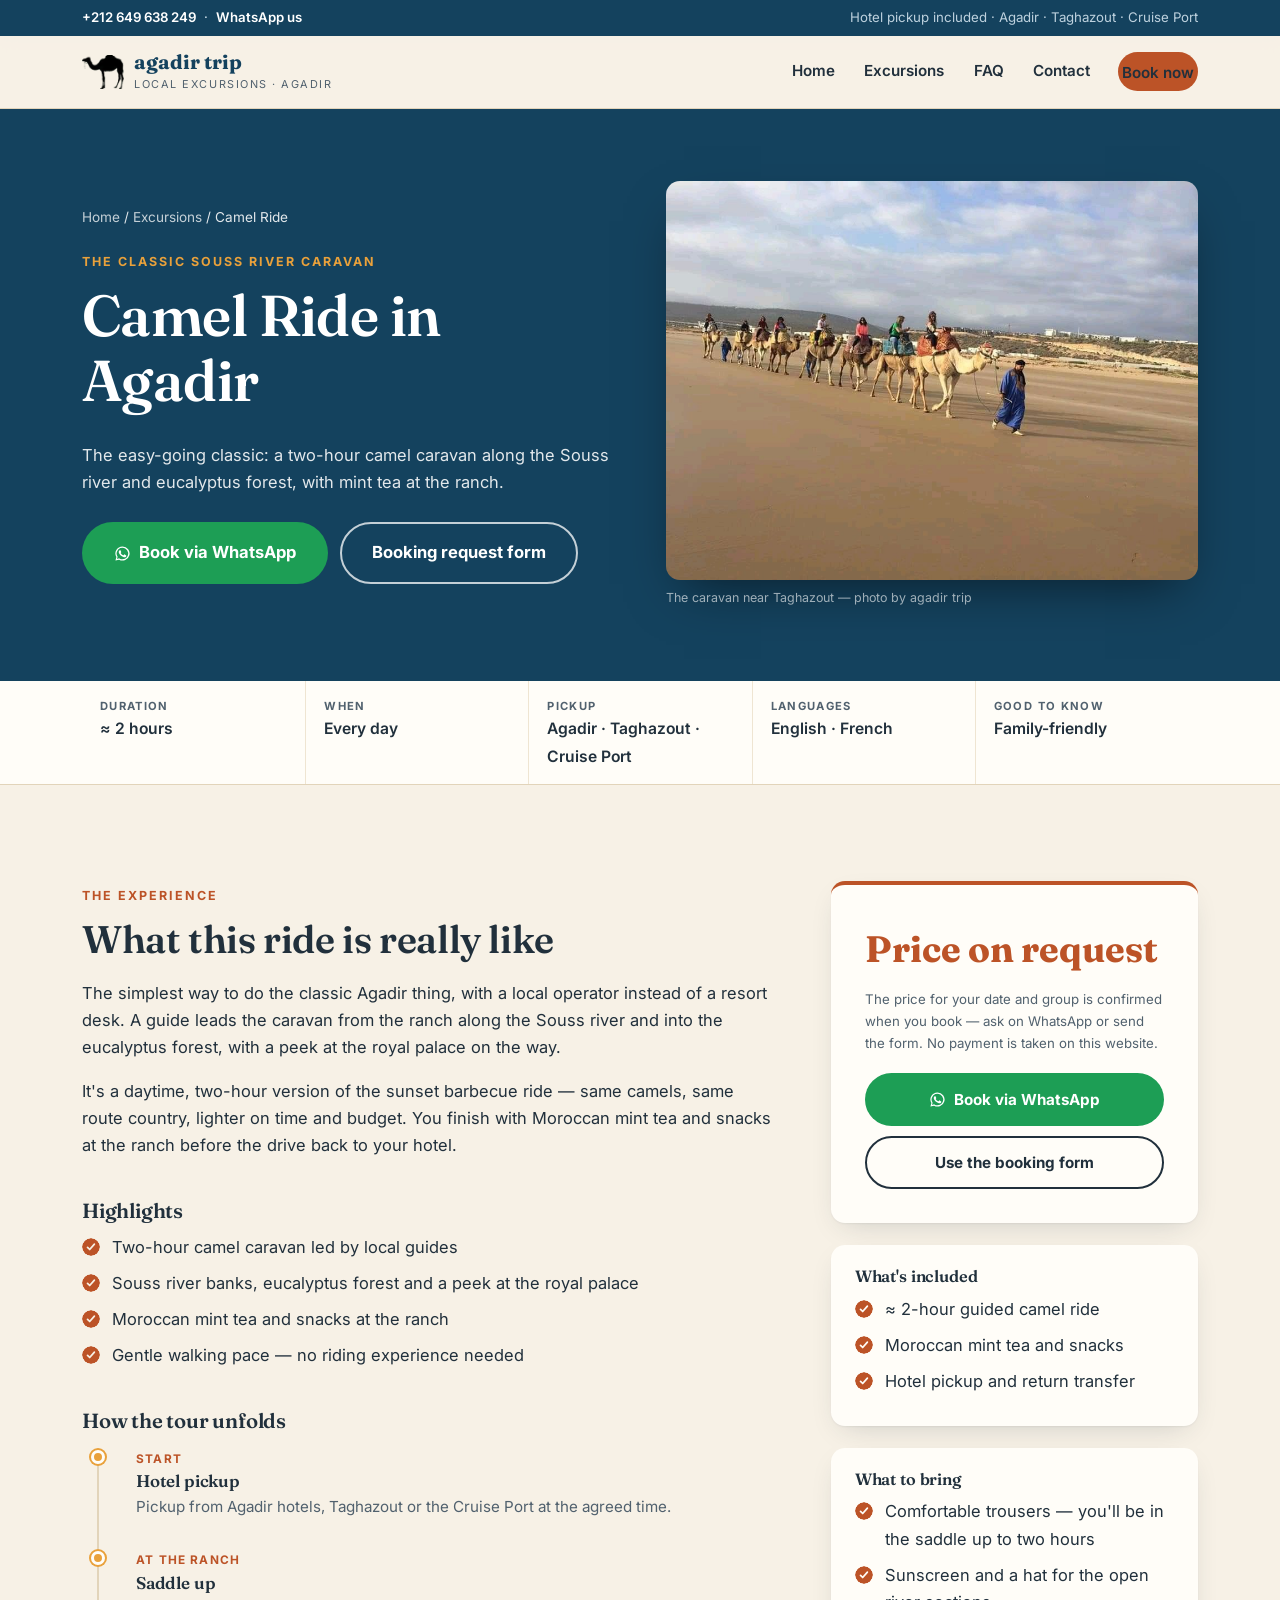
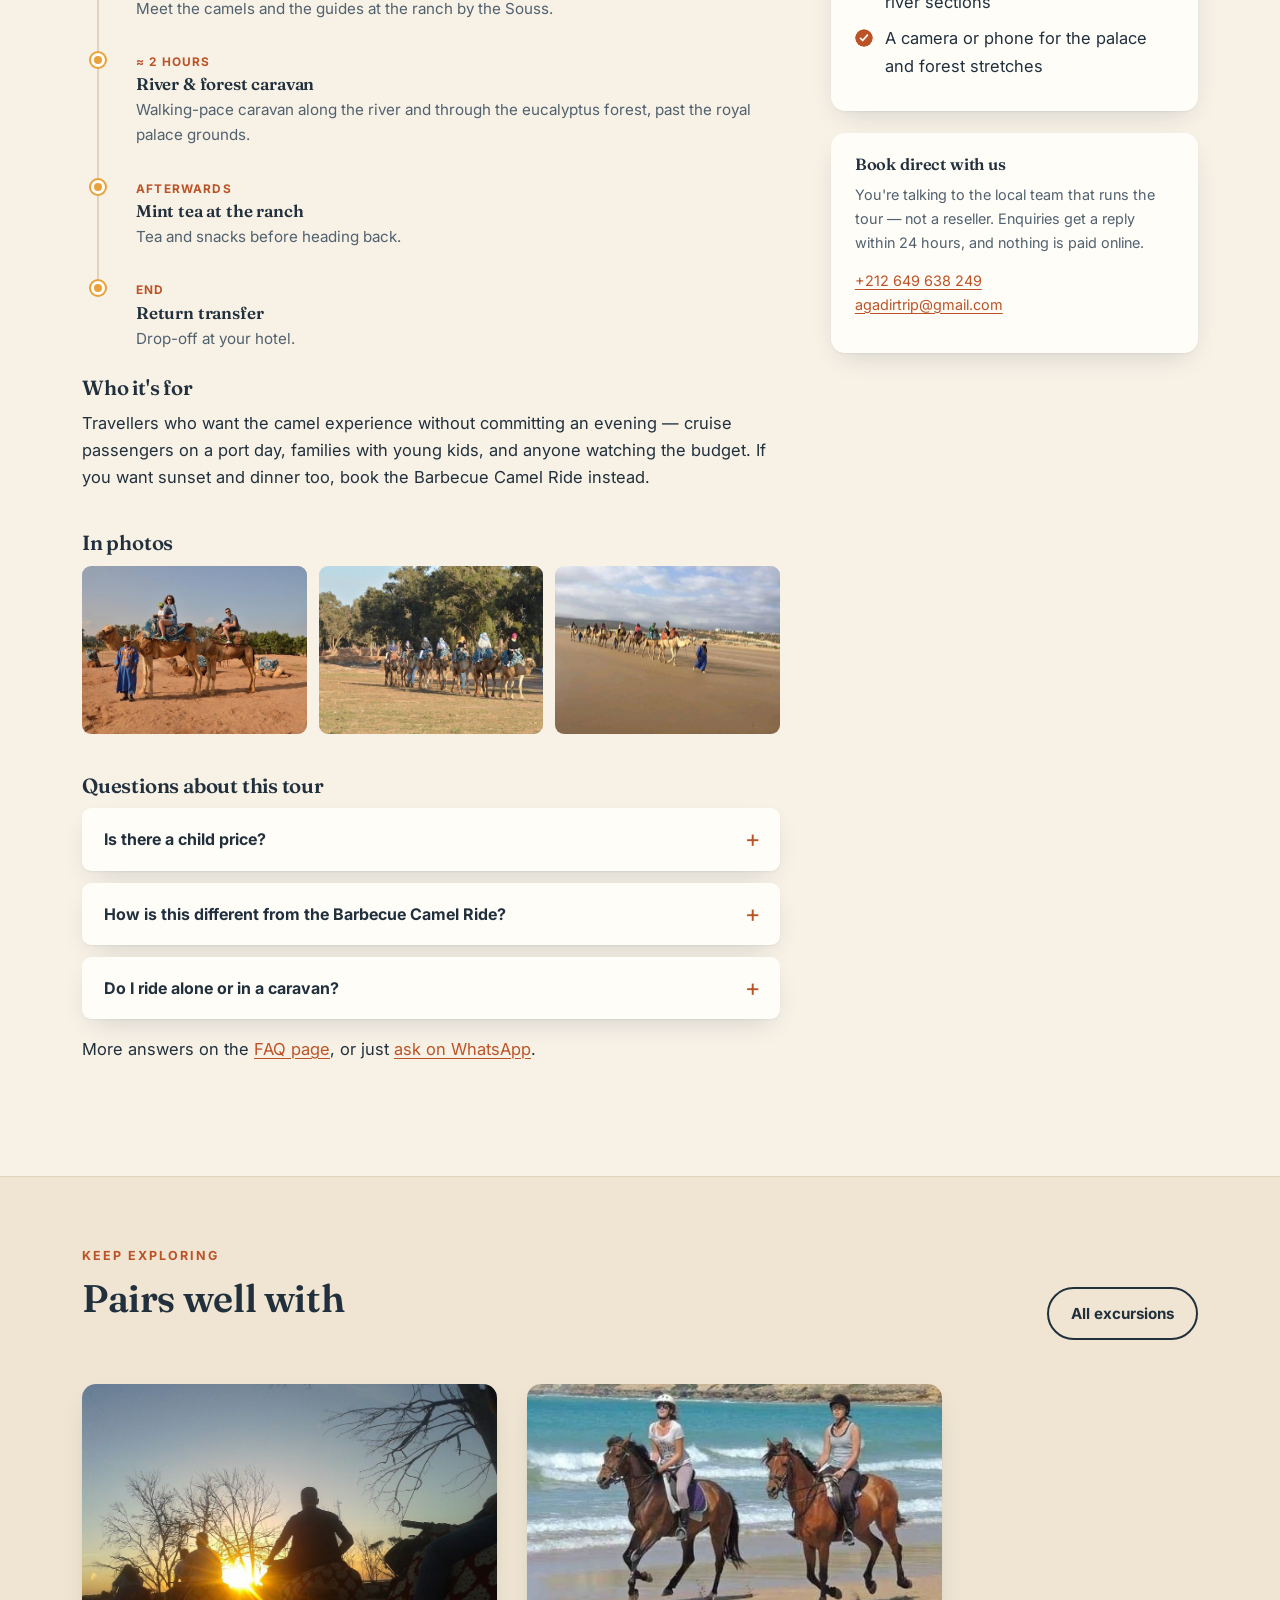
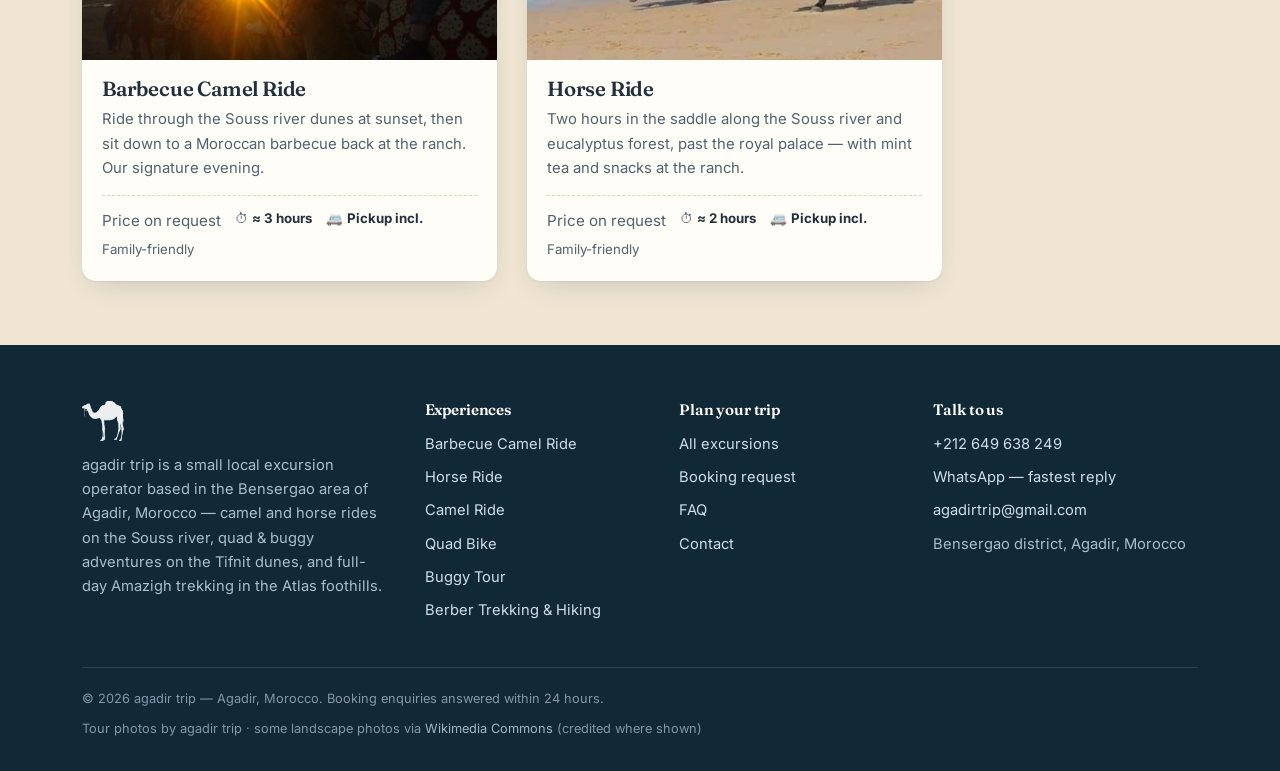
<file: camel-ride-in-agadir/index.html>
<!DOCTYPE html>
<html lang="en">
<head>
<meta charset="utf-8">
<meta name="viewport" content="width=device-width, initial-scale=1">
<title>Camel Ride in Agadir — agadir trip</title>
<meta name="description" content="Classic two-hour camel ride in Agadir along the Souss river and eucalyptus forest, with a peek at the royal palace and mint tea at the ranch. Hotel pickup included — price confirmed when you book.">
<link rel="canonical" href="https://sugarglider7.github.io/agadir-trip/camel-ride-in-agadir/">
<meta property="og:type" content="website">
<meta property="og:site_name" content="agadir trip">
<meta property="og:title" content="Camel Ride in Agadir — agadir trip">
<meta property="og:description" content="Classic two-hour camel ride in Agadir along the Souss river and eucalyptus forest, with a peek at the royal palace and mint tea at the ranch. Hotel pickup included — price confirmed when you book.">
<meta property="og:url" content="https://sugarglider7.github.io/agadir-trip/camel-ride-in-agadir/">
<meta property="og:image" content="https://sugarglider7.github.io/agadir-trip/assets/img/hero-camel.jpg">
<meta name="twitter:card" content="summary_large_image">
<link rel="icon" type="image/png" href="../assets/img/favicon.png">
<link rel="preconnect" href="https://fonts.googleapis.com">
<link rel="preconnect" href="https://fonts.gstatic.com" crossorigin>
<link href="https://fonts.googleapis.com/css2?family=Fraunces:opsz,wght@9..144,500;9..144,600;9..144,700&family=Inter:wght@400;600;700&display=swap" rel="stylesheet">
<link rel="stylesheet" href="../assets/css/main.css">
<script type="application/ld+json">{"@context": "https://schema.org", "@type": "Product", "name": "Camel Ride in Agadir", "description": "Classic two-hour camel ride in Agadir along the Souss river and eucalyptus forest, with a peek at the royal palace and mint tea at the ranch. Hotel pickup included — price confirmed when you book.", "image": "https://sugarglider7.github.io/agadir-trip/assets/img/hero-camel.jpg", "brand": {"@type": "Brand", "name": "agadir trip"}, "url": "https://sugarglider7.github.io/agadir-trip/camel-ride-in-agadir/"}</script>
<script type="application/ld+json">{"@context": "https://schema.org", "@type": "FAQPage", "mainEntity": [{"@type": "Question", "name": "Is there a child price?", "acceptedAnswer": {"@type": "Answer", "text": "Message us on WhatsApp with your children's ages and we'll confirm the child rate before you book."}}, {"@type": "Question", "name": "How is this different from the Barbecue Camel Ride?", "acceptedAnswer": {"@type": "Answer", "text": "Same ranch and same river country, but this is a two-hour daytime ride with mint tea, while the barbecue version is timed at sunset and ends with dinner at the ranch."}}, {"@type": "Question", "name": "Do I ride alone or in a caravan?", "acceptedAnswer": {"@type": "Answer", "text": "Camels walk in a guide-led caravan at walking pace — no riding skills needed."}}]}</script>
</head>
<body>
<div class="topstrip">
  <div class="wrap">
    <span><a href="tel:+212649638249">+212 649 638 249</a> &nbsp;·&nbsp; <a href="https://wa.me/212649638249?text=Hello%20agadir%20trip%21%20I%20have%20a%20question%20about%20your%20Agadir%20excursions." target="_blank" rel="noopener">WhatsApp us</a></span>
    <span class="strip-note">Hotel pickup included · Agadir · Taghazout · Cruise Port</span>
  </div>
</div>
<header class="site-head">
  <div class="wrap">
    <a class="brand" href="../">
      <img src="../assets/img/mark.png" alt="" width="42" height="34">
      <span><span class="brand-name">agadir trip</span>
      <span class="brand-sub">Local excursions · Agadir</span></span>
    </a>
    <button class="nav-toggle" aria-expanded="false" aria-controls="main-nav" aria-label="Menu">
      <span></span><span></span><span></span>
    </button>
    <nav class="main-nav" id="main-nav" aria-label="Main">
      <a href="../">Home</a>
      <a href="../excursions/">Excursions</a>
      <a href="../faq/">FAQ</a>
      <a href="../contact/">Contact</a>
      <a class="btn btn-primary" href="../book/">Book now</a>
    </nav>
  </div>
</header>
<main>
<section class="tour-hero">
  <div class="wrap">
    <div>
      <p class="crumb"><a href="../">Home</a> / <a href="../excursions/">Excursions</a> / Camel Ride</p>
      <span class="kicker">The classic Souss river caravan</span>
      <h1>Camel Ride in Agadir</h1>
      <p>The easy-going classic: a two-hour camel caravan along the Souss river and eucalyptus forest, with mint tea at the ranch.</p>
      <div class="hero-ctas">
        <a class="btn btn-whatsapp btn-lg" href="https://wa.me/212649638249?text=Hello%20agadir%20trip%21%20I%27d%20like%20to%20book%20the%20Camel%20Ride%20in%20Agadir%20%28approx.%202%20hours%29.%20Date%3A%20___%20%C2%B7%20People%3A%20___%20%C2%B7%20Hotel%3A%20___" target="_blank" rel="noopener"><svg width="17" height="17" viewBox="0 0 24 24" fill="currentColor" aria-hidden="true"><path d="M12 2a10 10 0 0 0-8.6 15.1L2 22l5.1-1.3A10 10 0 1 0 12 2Zm0 18.2c-1.6 0-3.1-.4-4.4-1.2l-.3-.2-3 .8.8-3-.2-.3A8.2 8.2 0 1 1 12 20.2Zm4.6-6.1c-.3-.1-1.5-.7-1.7-.8-.2-.1-.4-.1-.6.1-.2.3-.7.8-.8 1-.1.2-.3.2-.6.1a6.7 6.7 0 0 1-3.3-2.9c-.2-.4 0-.5.1-.7l.5-.6c.1-.2.1-.3 0-.5l-.8-1.9c-.2-.5-.4-.4-.6-.4h-.5c-.2 0-.5.1-.7.3-.2.3-.9.9-.9 2.2s.9 2.5 1.1 2.7c.1.2 1.9 2.9 4.6 4 .6.3 1.1.4 1.5.6.6.2 1.2.2 1.6.1.5-.1 1.5-.6 1.7-1.2.2-.6.2-1.1.2-1.2-.1-.1-.3-.2-.6-.3Z"/></svg> Book via WhatsApp</a>
        <a class="btn btn-ghost-light btn-lg" href="../book/?experience=Camel%20Ride%20in%20Agadir">Booking request form</a>
      </div>
    </div>
    <figure>
      <img src="../assets/img/hero-camel.jpg" alt="Camel caravan led by a guide on the beach near Agadir" width="1200" height="900" fetchpriority="high">
      <figcaption>The caravan near Taghazout — photo by agadir trip</figcaption>
    </figure>
  </div>
</section>

<div class="facts-bar">
  <div class="wrap">
    <div class="fact"><span class="fact-label">Duration</span><span class="fact-value">≈ 2 hours</span></div>
    <div class="fact"><span class="fact-label">When</span><span class="fact-value">Every day</span></div>
    <div class="fact"><span class="fact-label">Pickup</span><span class="fact-value">Agadir · Taghazout · Cruise Port</span></div>
    <div class="fact"><span class="fact-label">Languages</span><span class="fact-value">English · French</span></div>
    <div class="fact"><span class="fact-label">Good to know</span><span class="fact-value">Family-friendly</span></div>
  </div>
</div>

<section class="section">
  <div class="wrap tour-layout">
    <div>
      <span class="kicker">The experience</span>
      <h2>What this ride is really like</h2>
      <p>The simplest way to do the classic Agadir thing, with a local operator instead of a resort desk. A guide leads the caravan from the ranch along the Souss river and into the eucalyptus forest, with a peek at the royal palace on the way.</p><p>It&#x27;s a daytime, two-hour version of the sunset barbecue ride — same camels, same route country, lighter on time and budget. You finish with Moroccan mint tea and snacks at the ranch before the drive back to your hotel.</p>

      <h3 style="margin-top:2em">Highlights</h3>
      <ul class="tick-list"><li>Two-hour camel caravan led by local guides</li>
<li>Souss river banks, eucalyptus forest and a peek at the royal palace</li>
<li>Moroccan mint tea and snacks at the ranch</li>
<li>Gentle walking pace — no riding experience needed</li></ul>

      <h3 style="margin-top:2em">How the tour unfolds</h3>
      <ol class="itinerary"><li><span class="it-time">Start</span><h3>Hotel pickup</h3><p>Pickup from Agadir hotels, Taghazout or the Cruise Port at the agreed time.</p></li>
<li><span class="it-time">At the ranch</span><h3>Saddle up</h3><p>Meet the camels and the guides at the ranch by the Souss.</p></li>
<li><span class="it-time">≈ 2 hours</span><h3>River &amp; forest caravan</h3><p>Walking-pace caravan along the river and through the eucalyptus forest, past the royal palace grounds.</p></li>
<li><span class="it-time">Afterwards</span><h3>Mint tea at the ranch</h3><p>Tea and snacks before heading back.</p></li>
<li><span class="it-time">End</span><h3>Return transfer</h3><p>Drop-off at your hotel.</p></li></ol>

      <h3>Who it's for</h3>
      <p>Travellers who want the camel experience without committing an evening — cruise passengers on a port day, families with young kids, and anyone watching the budget. If you want sunset and dinner too, book the Barbecue Camel Ride instead.</p>

      <h3 style="margin-top:2em">In photos</h3>
      <div class="gallery"><figure class="reveal"><img src="../assets/img/gal-camel-family.jpg" alt="Families with children on camels at the ranch" loading="lazy" width="600" height="450"></figure>
<figure class="reveal"><img src="../assets/img/gal-camel-group.jpg" alt="Camel caravan passing the eucalyptus forest" loading="lazy" width="600" height="450"></figure>
<figure class="reveal"><img src="../assets/img/gal-camel-beach.jpg" alt="The caravan walking the beach near Taghazout" loading="lazy" width="600" height="450"></figure>
</div>
      

      <h3 style="margin-top:2em">Questions about this tour</h3>
      <details class="faq-item"><summary>Is there a child price?</summary><div class="faq-body"><p>Message us on WhatsApp with your children&#x27;s ages and we&#x27;ll confirm the child rate before you book.</p></div></details>
<details class="faq-item"><summary>How is this different from the Barbecue Camel Ride?</summary><div class="faq-body"><p>Same ranch and same river country, but this is a two-hour daytime ride with mint tea, while the barbecue version is timed at sunset and ends with dinner at the ranch.</p></div></details>
<details class="faq-item"><summary>Do I ride alone or in a caravan?</summary><div class="faq-body"><p>Camels walk in a guide-led caravan at walking pace — no riding skills needed.</p></div></details>
      <p style="margin-top:1em">More answers on the <a href="../faq/">FAQ page</a>, or just <a href="https://wa.me/212649638249?text=Hello%20agadir%20trip%21%20I%27d%20like%20to%20book%20the%20Camel%20Ride%20in%20Agadir%20%28approx.%202%20hours%29.%20Date%3A%20___%20%C2%B7%20People%3A%20___%20%C2%B7%20Hotel%3A%20___" target="_blank" rel="noopener">ask on WhatsApp</a>.</p>
    </div>

    <aside class="tour-aside">
      <div class="price-panel">
        <div class="price-row"><span class="price-big">Price on request</span></div><p class="price-note">The price for your date and group is confirmed when you book — ask on WhatsApp or send the form. No payment is taken on this website.</p>
        <a class="btn btn-whatsapp" href="https://wa.me/212649638249?text=Hello%20agadir%20trip%21%20I%27d%20like%20to%20book%20the%20Camel%20Ride%20in%20Agadir%20%28approx.%202%20hours%29.%20Date%3A%20___%20%C2%B7%20People%3A%20___%20%C2%B7%20Hotel%3A%20___" target="_blank" rel="noopener"><svg width="17" height="17" viewBox="0 0 24 24" fill="currentColor" aria-hidden="true"><path d="M12 2a10 10 0 0 0-8.6 15.1L2 22l5.1-1.3A10 10 0 1 0 12 2Zm0 18.2c-1.6 0-3.1-.4-4.4-1.2l-.3-.2-3 .8.8-3-.2-.3A8.2 8.2 0 1 1 12 20.2Zm4.6-6.1c-.3-.1-1.5-.7-1.7-.8-.2-.1-.4-.1-.6.1-.2.3-.7.8-.8 1-.1.2-.3.2-.6.1a6.7 6.7 0 0 1-3.3-2.9c-.2-.4 0-.5.1-.7l.5-.6c.1-.2.1-.3 0-.5l-.8-1.9c-.2-.5-.4-.4-.6-.4h-.5c-.2 0-.5.1-.7.3-.2.3-.9.9-.9 2.2s.9 2.5 1.1 2.7c.1.2 1.9 2.9 4.6 4 .6.3 1.1.4 1.5.6.6.2 1.2.2 1.6.1.5-.1 1.5-.6 1.7-1.2.2-.6.2-1.1.2-1.2-.1-.1-.3-.2-.6-.3Z"/></svg> Book via WhatsApp</a>
        <a class="btn btn-ghost" href="../book/?experience=Camel%20Ride%20in%20Agadir">Use the booking form</a>
      </div>
      <div class="aside-card">
        <h3>What's included</h3>
        <ul class="tick-list"><li>≈ 2-hour guided camel ride</li><li>Moroccan mint tea and snacks</li><li>Hotel pickup and return transfer</li></ul>
      </div>
      <div class="aside-card">
        <h3>What to bring</h3>
        <ul class="tick-list"><li>Comfortable trousers — you&#x27;ll be in the saddle up to two hours</li>
<li>Sunscreen and a hat for the open river sections</li>
<li>A camera or phone for the palace and forest stretches</li></ul>
      </div>
      <div class="aside-card">
        <h3>Book direct with us</h3>
        <p>You're talking to the local team that runs the tour — not a reseller. Enquiries get a reply within 24 hours, and nothing is paid online.</p>
        <p><a href="tel:+212649638249">+212 649 638 249</a><br><a href="mailto:agadirtrip@gmail.com">agadirtrip@gmail.com</a></p>
      </div>
    </aside>
  </div>
</section>

<section class="section-tight section-deep related-strip">
  <div class="wrap">
    <div class="section-head-row">
      <div class="section-head">
        <span class="kicker">Keep exploring</span>
        <h2>Pairs well with</h2>
      </div>
      <a class="btn btn-ghost" href="../excursions/">All excursions</a>
    </div>
    <div class="card-grid" style="grid-template-columns:repeat(auto-fill,minmax(290px,1fr));max-width:860px"><article class="xcard reveal">
  <div class="xcard-media">
    <img src="../assets/img/card-bbq-camel.jpg" alt="Camel caravan riding into the sunset near Agadir" loading="lazy" width="600" height="400">
  </div>
  <div class="xcard-body">
    <h3><a href="../agadir-barbecue-camel-ride/">Barbecue Camel Ride</a></h3>
    <p class="xcard-desc">Ride through the Souss river dunes at sunset, then sit down to a Moroccan barbecue back at the ranch. Our signature evening.</p>
    <div class="xcard-meta">
      <span class="xcard-price">Price on request</span>
      <span>⏱ <strong>≈ 3 hours</strong></span>
      <span>🚐 <strong>Pickup incl.</strong></span>
      <span>Family-friendly</span>
    </div>
  </div>
</article>
<article class="xcard reveal">
  <div class="xcard-media">
    <img src="../assets/img/card-horse.jpg" alt="Two riders on horseback by the Atlantic coast" loading="lazy" width="600" height="400">
  </div>
  <div class="xcard-body">
    <h3><a href="../agadir-horse-ride/">Horse Ride</a></h3>
    <p class="xcard-desc">Two hours in the saddle along the Souss river and eucalyptus forest, past the royal palace — with mint tea and snacks at the ranch.</p>
    <div class="xcard-meta">
      <span class="xcard-price">Price on request</span>
      <span>⏱ <strong>≈ 2 hours</strong></span>
      <span>🚐 <strong>Pickup incl.</strong></span>
      <span>Family-friendly</span>
    </div>
  </div>
</article></div>
  </div>
</section>
</main>
<footer class="site-foot">
  <div class="wrap">
    <div class="foot-grid">
      <div class="foot-brand">
        <img src="../assets/img/mark.png" alt="" width="42" height="34" loading="lazy">
        <p>agadir trip is a small local excursion operator based in the Bensergao area of Agadir, Morocco — camel and horse rides on the Souss river, quad &amp; buggy adventures on the Tifnit dunes, and full-day Amazigh trekking in the Atlas foothills.</p>
      </div>
      <div>
        <h4>Experiences</h4>
        <ul>
          <li><a href="../agadir-barbecue-camel-ride/">Barbecue Camel Ride</a></li>
          <li><a href="../agadir-horse-ride/">Horse Ride</a></li>
          <li><a href="../camel-ride-in-agadir/">Camel Ride</a></li>
          <li><a href="../quad-bike-in-agadir/">Quad Bike</a></li>
          <li><a href="../buggy-tour-in-agadir/">Buggy Tour</a></li>
          <li><a href="../trekking-and-hiking-tour-in-agadir-with-the-locals-amazigh-people/">Berber Trekking &amp; Hiking</a></li>
        </ul>
      </div>
      <div>
        <h4>Plan your trip</h4>
        <ul>
          <li><a href="../excursions/">All excursions</a></li>
          <li><a href="../book/">Booking request</a></li>
          <li><a href="../faq/">FAQ</a></li>
          <li><a href="../contact/">Contact</a></li>
        </ul>
      </div>
      <div>
        <h4>Talk to us</h4>
        <ul>
          <li><a href="tel:+212649638249">+212 649 638 249</a></li>
          <li><a href="https://wa.me/212649638249?text=Hello%20agadir%20trip%21%20I%20have%20a%20question%20about%20your%20Agadir%20excursions." target="_blank" rel="noopener">WhatsApp — fastest reply</a></li>
          <li><a href="mailto:agadirtrip@gmail.com">agadirtrip@gmail.com</a></li>
          <li>Bensergao district, Agadir, Morocco</li>
        </ul>
      </div>
    </div>
    <div class="foot-legal">
      <span>© 2026 agadir trip — Agadir, Morocco. Booking enquiries answered within 24 hours.</span>
      <span>Tour photos by agadir trip · some landscape photos via <a href="https://commons.wikimedia.org/" target="_blank" rel="noopener">Wikimedia Commons</a> (credited where shown)</span>
    </div>
  </div>
</footer>
<div class="sticky-cta">
  <a class="btn btn-whatsapp" href="https://wa.me/212649638249?text=Hello%20agadir%20trip%21%20I%27d%20like%20to%20book%20the%20Camel%20Ride%20in%20Agadir%20%28approx.%202%20hours%29.%20Date%3A%20___%20%C2%B7%20People%3A%20___%20%C2%B7%20Hotel%3A%20___" target="_blank" rel="noopener"><svg width="17" height="17" viewBox="0 0 24 24" fill="currentColor" aria-hidden="true"><path d="M12 2a10 10 0 0 0-8.6 15.1L2 22l5.1-1.3A10 10 0 1 0 12 2Zm0 18.2c-1.6 0-3.1-.4-4.4-1.2l-.3-.2-3 .8.8-3-.2-.3A8.2 8.2 0 1 1 12 20.2Zm4.6-6.1c-.3-.1-1.5-.7-1.7-.8-.2-.1-.4-.1-.6.1-.2.3-.7.8-.8 1-.1.2-.3.2-.6.1a6.7 6.7 0 0 1-3.3-2.9c-.2-.4 0-.5.1-.7l.5-.6c.1-.2.1-.3 0-.5l-.8-1.9c-.2-.5-.4-.4-.6-.4h-.5c-.2 0-.5.1-.7.3-.2.3-.9.9-.9 2.2s.9 2.5 1.1 2.7c.1.2 1.9 2.9 4.6 4 .6.3 1.1.4 1.5.6.6.2 1.2.2 1.6.1.5-.1 1.5-.6 1.7-1.2.2-.6.2-1.1.2-1.2-.1-.1-.3-.2-.6-.3Z"/></svg> WhatsApp</a>
  <a class="btn btn-primary" href="../book/?experience=Camel%20Ride%20in%20Agadir">Book now</a>
  <button class="cta-close" aria-label="Hide booking bar">×</button>
</div>
<script src="../assets/js/main.js"></script>
</body>
</html>
</file>
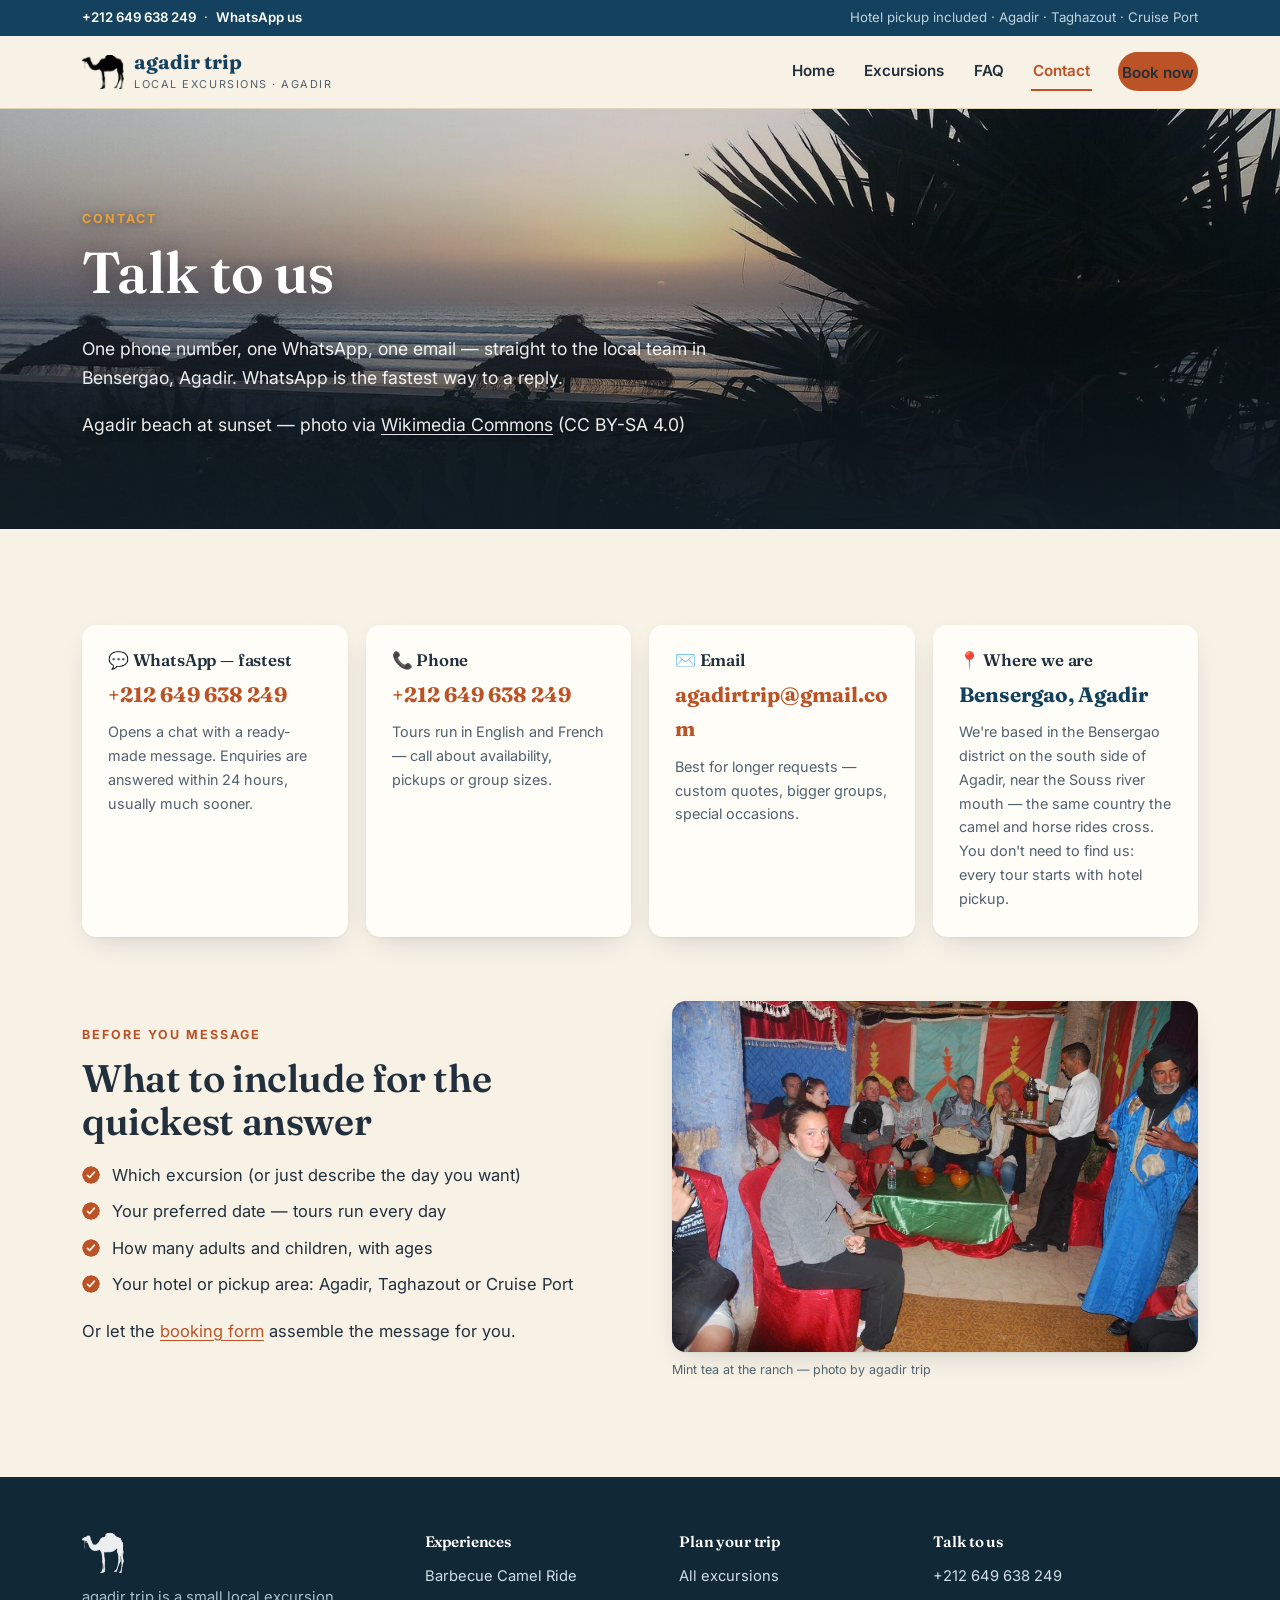
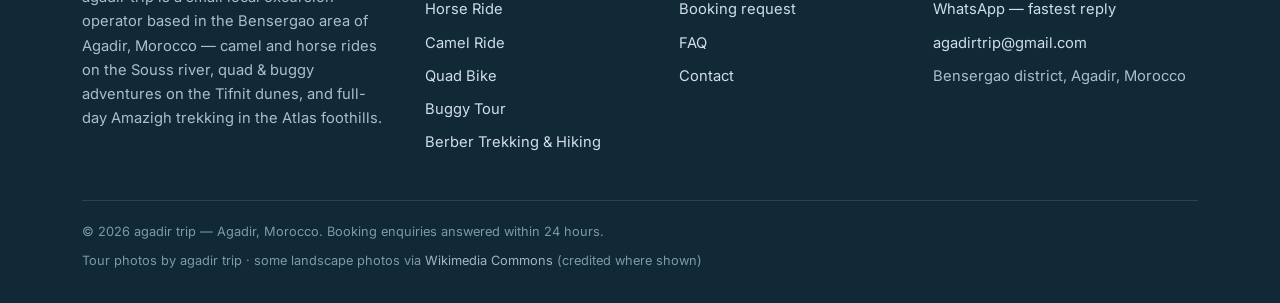
<file: contact/index.html>
<!DOCTYPE html>
<html lang="en">
<head>
<meta charset="utf-8">
<meta name="viewport" content="width=device-width, initial-scale=1">
<title>Contact agadir trip — WhatsApp, phone & email | Agadir excursions</title>
<meta name="description" content="Contact agadir trip in Bensergao, Agadir: WhatsApp and phone +212 649 638 249 or agadirtrip@gmail.com. English and French spoken, enquiries answered within 24 hours.">
<link rel="canonical" href="https://sugarglider7.github.io/agadir-trip/contact/">
<meta property="og:type" content="website">
<meta property="og:site_name" content="agadir trip">
<meta property="og:title" content="Contact agadir trip — WhatsApp, phone & email | Agadir excursions">
<meta property="og:description" content="Contact agadir trip in Bensergao, Agadir: WhatsApp and phone +212 649 638 249 or agadirtrip@gmail.com. English and French spoken, enquiries answered within 24 hours.">
<meta property="og:url" content="https://sugarglider7.github.io/agadir-trip/contact/">
<meta property="og:image" content="https://sugarglider7.github.io/agadir-trip/assets/img/hero-contact.jpg">
<meta name="twitter:card" content="summary_large_image">
<link rel="icon" type="image/png" href="../assets/img/favicon.png">
<link rel="preconnect" href="https://fonts.googleapis.com">
<link rel="preconnect" href="https://fonts.gstatic.com" crossorigin>
<link href="https://fonts.googleapis.com/css2?family=Fraunces:opsz,wght@9..144,500;9..144,600;9..144,700&family=Inter:wght@400;600;700&display=swap" rel="stylesheet">
<link rel="stylesheet" href="../assets/css/main.css">
<script type="application/ld+json">{"@context": "https://schema.org", "@type": "TouristInformationCenter", "name": "agadir trip", "url": "https://sugarglider7.github.io/agadir-trip/", "telephone": "+212649638249", "email": "agadirtrip@gmail.com", "address": {"@type": "PostalAddress", "addressLocality": "Agadir", "addressRegion": "Souss-Massa", "addressCountry": "MA"}, "areaServed": ["Agadir", "Taghazout", "Agadir Cruise Port"], "description": "Local excursion operator in Bensergao, Agadir: camel rides, horse rides, quad and buggy tours, and Berber trekking, with hotel pickup included."}</script>
</head>
<body>
<div class="topstrip">
  <div class="wrap">
    <span><a href="tel:+212649638249">+212 649 638 249</a> &nbsp;·&nbsp; <a href="https://wa.me/212649638249?text=Hello%20agadir%20trip%21%20I%20have%20a%20question%20about%20your%20Agadir%20excursions." target="_blank" rel="noopener">WhatsApp us</a></span>
    <span class="strip-note">Hotel pickup included · Agadir · Taghazout · Cruise Port</span>
  </div>
</div>
<header class="site-head">
  <div class="wrap">
    <a class="brand" href="../">
      <img src="../assets/img/mark.png" alt="" width="42" height="34">
      <span><span class="brand-name">agadir trip</span>
      <span class="brand-sub">Local excursions · Agadir</span></span>
    </a>
    <button class="nav-toggle" aria-expanded="false" aria-controls="main-nav" aria-label="Menu">
      <span></span><span></span><span></span>
    </button>
    <nav class="main-nav" id="main-nav" aria-label="Main">
      <a href="../">Home</a>
      <a href="../excursions/">Excursions</a>
      <a href="../faq/">FAQ</a>
      <a href="../contact/" aria-current="page">Contact</a>
      <a class="btn btn-primary" href="../book/">Book now</a>
    </nav>
  </div>
</header>
<main>
<section class="hero" style="min-height:420px">
  <div class="hero-media">
    <img src="../assets/img/hero-contact.jpg" alt="Sunset over Agadir beach with thatched parasols and palm trees" fetchpriority="high" width="1600" height="900">
  </div>
  <div class="wrap">
    <span class="kicker">Contact</span>
    <h1>Talk to us</h1>
    <p>One phone number, one WhatsApp, one email — straight to the local team in Bensergao, Agadir. WhatsApp is the fastest way to a reply.</p>
    <p class="hero-note">Agadir beach at sunset — photo via <a href="https://commons.wikimedia.org/wiki/File:Plage_agadir_sunset.jpg" target="_blank" rel="noopener" style="color:inherit">Wikimedia Commons</a> (CC BY-SA 4.0)</p>
  </div>
</section>

<section class="section">
  <div class="wrap">
    <div class="contact-grid">
      <div class="contact-card reveal">
        <h3>💬 WhatsApp — fastest</h3>
        <a class="big-link" href="https://wa.me/212649638249?text=Hello%20agadir%20trip%21%20I%20have%20a%20question%20about%20your%20Agadir%20excursions." target="_blank" rel="noopener">+212 649 638 249</a>
        <p>Opens a chat with a ready-made message. Enquiries are answered within 24 hours, usually much sooner.</p>
      </div>
      <div class="contact-card reveal">
        <h3>📞 Phone</h3>
        <a class="big-link" href="tel:+212649638249">+212 649 638 249</a>
        <p>Tours run in English and French — call about availability, pickups or group sizes.</p>
      </div>
      <div class="contact-card reveal">
        <h3>✉️ Email</h3>
        <a class="big-link" href="mailto:agadirtrip@gmail.com">agadirtrip@gmail.com</a>
        <p>Best for longer requests — custom quotes, bigger groups, special occasions.</p>
      </div>
      <div class="contact-card reveal">
        <h3>📍 Where we are</h3>
        <span class="big-link" style="color:var(--atlantic)">Bensergao, Agadir</span>
        <p>We&#x27;re based in the Bensergao district on the south side of Agadir, near the Souss river mouth — the same country the camel and horse rides cross. You don&#x27;t need to find us: every tour starts with hotel pickup.</p>
      </div>
    </div>

    <div class="section-tight" style="padding-bottom:0">
      <div class="split">
        <div>
          <span class="kicker">Before you message</span>
          <h2>What to include for the quickest answer</h2>
          <ul class="tick-list">
            <li>Which excursion (or just describe the day you want)</li>
            <li>Your preferred date — tours run every day</li>
            <li>How many adults and children, with ages</li>
            <li>Your hotel or pickup area: Agadir, Taghazout or Cruise Port</li>
          </ul>
          <p>Or let the <a href="../book/">booking form</a> assemble the message for you.</p>
        </div>
        <figure class="reveal">
          <img src="../assets/img/gal-bbq-tea-tent.jpg" alt="Mint tea being served to guests in the Berber tent at the ranch" loading="lazy" width="900" height="602">
          <figcaption>Mint tea at the ranch — photo by agadir trip</figcaption>
        </figure>
      </div>
    </div>
  </div>
</section>
</main>
<footer class="site-foot">
  <div class="wrap">
    <div class="foot-grid">
      <div class="foot-brand">
        <img src="../assets/img/mark.png" alt="" width="42" height="34" loading="lazy">
        <p>agadir trip is a small local excursion operator based in the Bensergao area of Agadir, Morocco — camel and horse rides on the Souss river, quad &amp; buggy adventures on the Tifnit dunes, and full-day Amazigh trekking in the Atlas foothills.</p>
      </div>
      <div>
        <h4>Experiences</h4>
        <ul>
          <li><a href="../agadir-barbecue-camel-ride/">Barbecue Camel Ride</a></li>
          <li><a href="../agadir-horse-ride/">Horse Ride</a></li>
          <li><a href="../camel-ride-in-agadir/">Camel Ride</a></li>
          <li><a href="../quad-bike-in-agadir/">Quad Bike</a></li>
          <li><a href="../buggy-tour-in-agadir/">Buggy Tour</a></li>
          <li><a href="../trekking-and-hiking-tour-in-agadir-with-the-locals-amazigh-people/">Berber Trekking &amp; Hiking</a></li>
        </ul>
      </div>
      <div>
        <h4>Plan your trip</h4>
        <ul>
          <li><a href="../excursions/">All excursions</a></li>
          <li><a href="../book/">Booking request</a></li>
          <li><a href="../faq/">FAQ</a></li>
          <li><a href="../contact/">Contact</a></li>
        </ul>
      </div>
      <div>
        <h4>Talk to us</h4>
        <ul>
          <li><a href="tel:+212649638249">+212 649 638 249</a></li>
          <li><a href="https://wa.me/212649638249?text=Hello%20agadir%20trip%21%20I%20have%20a%20question%20about%20your%20Agadir%20excursions." target="_blank" rel="noopener">WhatsApp — fastest reply</a></li>
          <li><a href="mailto:agadirtrip@gmail.com">agadirtrip@gmail.com</a></li>
          <li>Bensergao district, Agadir, Morocco</li>
        </ul>
      </div>
    </div>
    <div class="foot-legal">
      <span>© 2026 agadir trip — Agadir, Morocco. Booking enquiries answered within 24 hours.</span>
      <span>Tour photos by agadir trip · some landscape photos via <a href="https://commons.wikimedia.org/" target="_blank" rel="noopener">Wikimedia Commons</a> (credited where shown)</span>
    </div>
  </div>
</footer>
<div class="sticky-cta">
  <a class="btn btn-whatsapp" href="https://wa.me/212649638249?text=Hello%20agadir%20trip%21%20I%20have%20a%20question%20about%20your%20Agadir%20excursions." target="_blank" rel="noopener"><svg width="17" height="17" viewBox="0 0 24 24" fill="currentColor" aria-hidden="true"><path d="M12 2a10 10 0 0 0-8.6 15.1L2 22l5.1-1.3A10 10 0 1 0 12 2Zm0 18.2c-1.6 0-3.1-.4-4.4-1.2l-.3-.2-3 .8.8-3-.2-.3A8.2 8.2 0 1 1 12 20.2Zm4.6-6.1c-.3-.1-1.5-.7-1.7-.8-.2-.1-.4-.1-.6.1-.2.3-.7.8-.8 1-.1.2-.3.2-.6.1a6.7 6.7 0 0 1-3.3-2.9c-.2-.4 0-.5.1-.7l.5-.6c.1-.2.1-.3 0-.5l-.8-1.9c-.2-.5-.4-.4-.6-.4h-.5c-.2 0-.5.1-.7.3-.2.3-.9.9-.9 2.2s.9 2.5 1.1 2.7c.1.2 1.9 2.9 4.6 4 .6.3 1.1.4 1.5.6.6.2 1.2.2 1.6.1.5-.1 1.5-.6 1.7-1.2.2-.6.2-1.1.2-1.2-.1-.1-.3-.2-.6-.3Z"/></svg> WhatsApp</a>
  <a class="btn btn-primary" href="../book/">Book now</a>
  <button class="cta-close" aria-label="Hide booking bar">×</button>
</div>
<script src="../assets/js/main.js"></script>
</body>
</html>
</file>
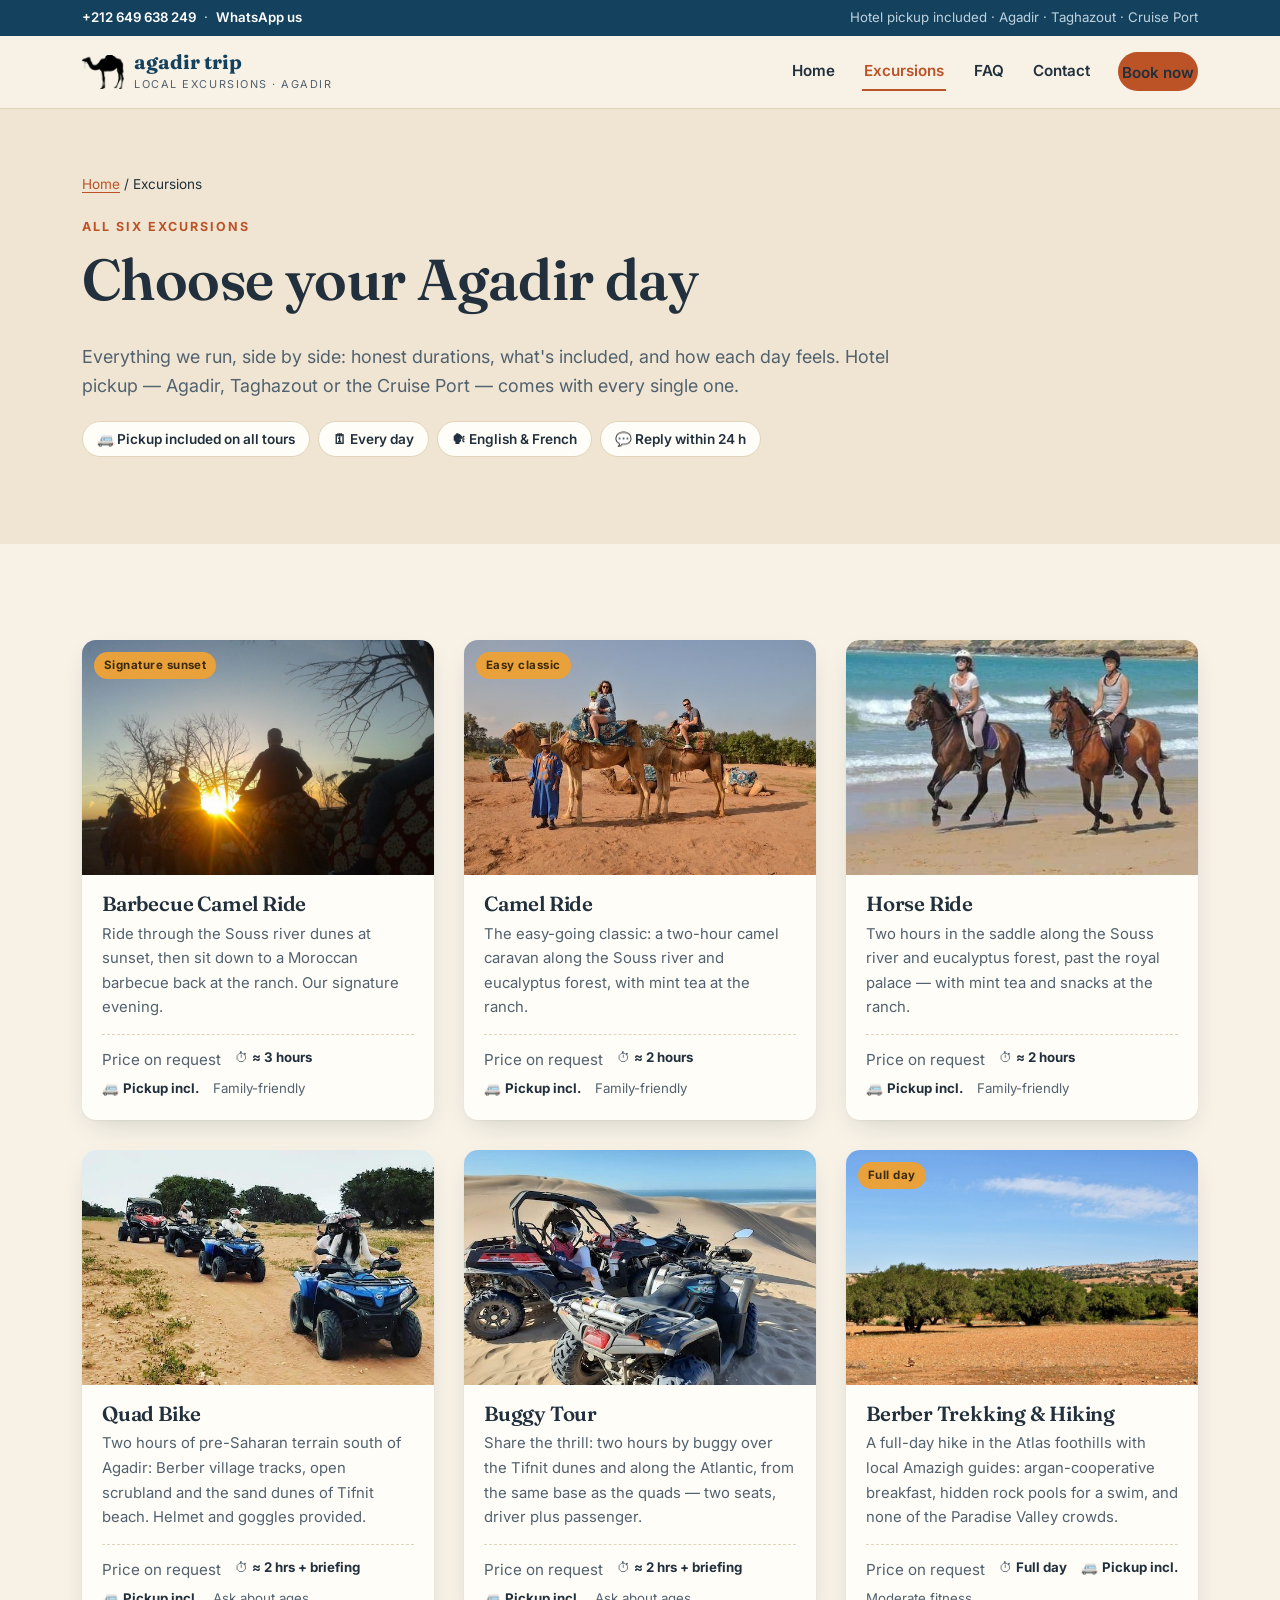
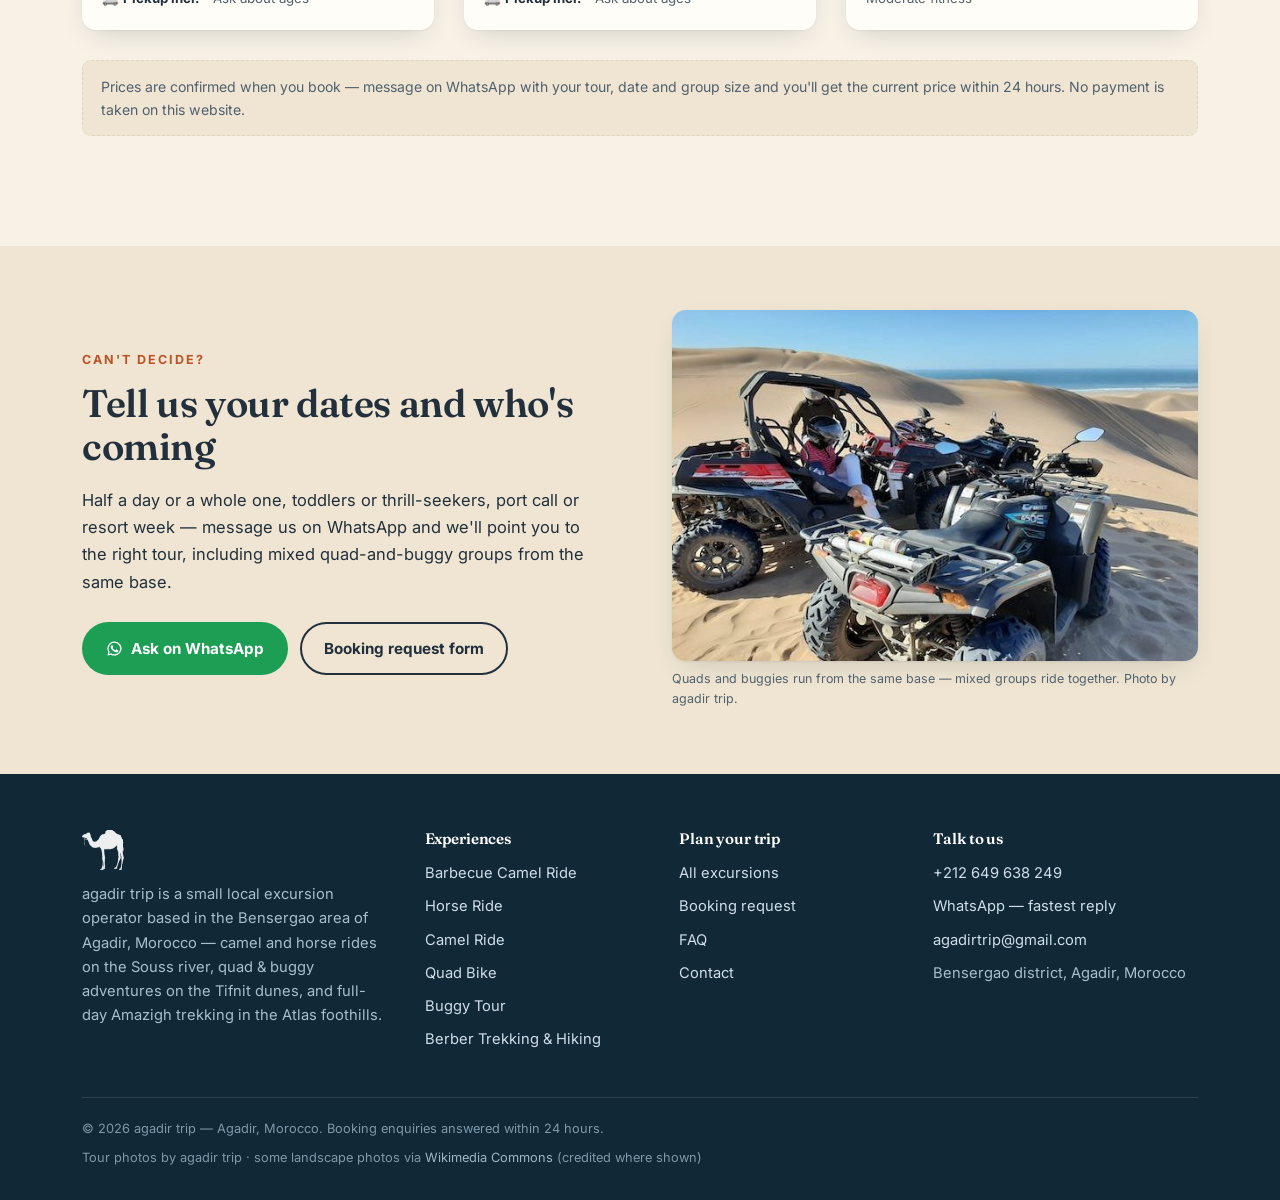
<file: excursions/index.html>
<!DOCTYPE html>
<html lang="en">
<head>
<meta charset="utf-8">
<meta name="viewport" content="width=device-width, initial-scale=1">
<title>All excursions in Agadir — camel, horse, quad, buggy & trekking | agadir trip</title>
<meta name="description" content="Compare all six agadir trip excursions: sunset barbecue camel ride, classic camel ride, horse ride, quad bike, buggy tour and the full-day Berber trek. Hotel pickup included — prices confirmed when you book.">
<link rel="canonical" href="https://sugarglider7.github.io/agadir-trip/excursions/">
<meta property="og:type" content="website">
<meta property="og:site_name" content="agadir trip">
<meta property="og:title" content="All excursions in Agadir — camel, horse, quad, buggy & trekking | agadir trip">
<meta property="og:description" content="Compare all six agadir trip excursions: sunset barbecue camel ride, classic camel ride, horse ride, quad bike, buggy tour and the full-day Berber trek. Hotel pickup included — prices confirmed when you book.">
<meta property="og:url" content="https://sugarglider7.github.io/agadir-trip/excursions/">
<meta property="og:image" content="https://sugarglider7.github.io/agadir-trip/assets/img/hero-home.jpg">
<meta name="twitter:card" content="summary_large_image">
<link rel="icon" type="image/png" href="../assets/img/favicon.png">
<link rel="preconnect" href="https://fonts.googleapis.com">
<link rel="preconnect" href="https://fonts.gstatic.com" crossorigin>
<link href="https://fonts.googleapis.com/css2?family=Fraunces:opsz,wght@9..144,500;9..144,600;9..144,700&family=Inter:wght@400;600;700&display=swap" rel="stylesheet">
<link rel="stylesheet" href="../assets/css/main.css">
<script type="application/ld+json">{"@context": "https://schema.org", "@type": "ItemList", "name": "agadir trip excursions", "itemListElement": [{"@type": "ListItem", "position": 1, "name": "Agadir Barbecue Camel Ride", "url": "https://sugarglider7.github.io/agadir-trip/agadir-barbecue-camel-ride/"}, {"@type": "ListItem", "position": 2, "name": "Camel Ride in Agadir", "url": "https://sugarglider7.github.io/agadir-trip/camel-ride-in-agadir/"}, {"@type": "ListItem", "position": 3, "name": "Agadir Horse Ride", "url": "https://sugarglider7.github.io/agadir-trip/agadir-horse-ride/"}, {"@type": "ListItem", "position": 4, "name": "Quad Bike in Agadir", "url": "https://sugarglider7.github.io/agadir-trip/quad-bike-in-agadir/"}, {"@type": "ListItem", "position": 5, "name": "Buggy Tour in Agadir", "url": "https://sugarglider7.github.io/agadir-trip/buggy-tour-in-agadir/"}, {"@type": "ListItem", "position": 6, "name": "Berber Trekking & Hiking Tour", "url": "https://sugarglider7.github.io/agadir-trip/trekking-and-hiking-tour-in-agadir-with-the-locals-amazigh-people/"}]}</script>
</head>
<body>
<div class="topstrip">
  <div class="wrap">
    <span><a href="tel:+212649638249">+212 649 638 249</a> &nbsp;·&nbsp; <a href="https://wa.me/212649638249?text=Hello%20agadir%20trip%21%20I%20have%20a%20question%20about%20your%20Agadir%20excursions." target="_blank" rel="noopener">WhatsApp us</a></span>
    <span class="strip-note">Hotel pickup included · Agadir · Taghazout · Cruise Port</span>
  </div>
</div>
<header class="site-head">
  <div class="wrap">
    <a class="brand" href="../">
      <img src="../assets/img/mark.png" alt="" width="42" height="34">
      <span><span class="brand-name">agadir trip</span>
      <span class="brand-sub">Local excursions · Agadir</span></span>
    </a>
    <button class="nav-toggle" aria-expanded="false" aria-controls="main-nav" aria-label="Menu">
      <span></span><span></span><span></span>
    </button>
    <nav class="main-nav" id="main-nav" aria-label="Main">
      <a href="../">Home</a>
      <a href="../excursions/" aria-current="page">Excursions</a>
      <a href="../faq/">FAQ</a>
      <a href="../contact/">Contact</a>
      <a class="btn btn-primary" href="../book/">Book now</a>
    </nav>
  </div>
</header>
<main>
<section class="section-tight" style="background:var(--sand-deep)">
  <div class="wrap">
    <p class="crumb" style="font-size:.85rem;margin-bottom:1.2em"><a href="../">Home</a> / Excursions</p>
    <span class="kicker">All six excursions</span>
    <h1>Choose your Agadir day</h1>
    <p class="lede">Everything we run, side by side: honest durations, what&#x27;s included, and how each day feels. Hotel pickup — Agadir, Taghazout or the Cruise Port — comes with every single one.</p>
    <ul class="pill-row" style="margin-top:1.2em">
      <li>🚐 Pickup included on all tours</li>
      <li>🗓 Every day</li>
      <li>🗣 English &amp; French</li>
      <li>💬 Reply within 24 h</li>
    </ul>
  </div>
</section>

<section class="section">
  <div class="wrap">
    <div class="card-grid"><article class="xcard reveal">
  <div class="xcard-media"><div class="badge-row"><span class="badge badge-amber">Signature sunset</span></div>
    <img src="../assets/img/card-bbq-camel.jpg" alt="Camel caravan riding into the sunset near Agadir" loading="lazy" width="600" height="400">
  </div>
  <div class="xcard-body">
    <h3><a href="../agadir-barbecue-camel-ride/">Barbecue Camel Ride</a></h3>
    <p class="xcard-desc">Ride through the Souss river dunes at sunset, then sit down to a Moroccan barbecue back at the ranch. Our signature evening.</p>
    <div class="xcard-meta">
      <span class="xcard-price">Price on request</span>
      <span>⏱ <strong>≈ 3 hours</strong></span>
      <span>🚐 <strong>Pickup incl.</strong></span>
      <span>Family-friendly</span>
    </div>
  </div>
</article>
<article class="xcard reveal">
  <div class="xcard-media"><div class="badge-row"><span class="badge badge-amber">Easy classic</span></div>
    <img src="../assets/img/card-camel.jpg" alt="Families with children riding camels at the ranch near Agadir" loading="lazy" width="600" height="400">
  </div>
  <div class="xcard-body">
    <h3><a href="../camel-ride-in-agadir/">Camel Ride</a></h3>
    <p class="xcard-desc">The easy-going classic: a two-hour camel caravan along the Souss river and eucalyptus forest, with mint tea at the ranch.</p>
    <div class="xcard-meta">
      <span class="xcard-price">Price on request</span>
      <span>⏱ <strong>≈ 2 hours</strong></span>
      <span>🚐 <strong>Pickup incl.</strong></span>
      <span>Family-friendly</span>
    </div>
  </div>
</article>
<article class="xcard reveal">
  <div class="xcard-media">
    <img src="../assets/img/card-horse.jpg" alt="Two riders on horseback by the Atlantic coast" loading="lazy" width="600" height="400">
  </div>
  <div class="xcard-body">
    <h3><a href="../agadir-horse-ride/">Horse Ride</a></h3>
    <p class="xcard-desc">Two hours in the saddle along the Souss river and eucalyptus forest, past the royal palace — with mint tea and snacks at the ranch.</p>
    <div class="xcard-meta">
      <span class="xcard-price">Price on request</span>
      <span>⏱ <strong>≈ 2 hours</strong></span>
      <span>🚐 <strong>Pickup incl.</strong></span>
      <span>Family-friendly</span>
    </div>
  </div>
</article>
<article class="xcard reveal">
  <div class="xcard-media">
    <img src="../assets/img/card-quad.jpg" alt="Group of quad bikes riding a dirt track between argan trees" loading="lazy" width="600" height="400">
  </div>
  <div class="xcard-body">
    <h3><a href="../quad-bike-in-agadir/">Quad Bike</a></h3>
    <p class="xcard-desc">Two hours of pre-Saharan terrain south of Agadir: Berber village tracks, open scrubland and the sand dunes of Tifnit beach. Helmet and goggles provided.</p>
    <div class="xcard-meta">
      <span class="xcard-price">Price on request</span>
      <span>⏱ <strong>≈ 2 hrs + briefing</strong></span>
      <span>🚐 <strong>Pickup incl.</strong></span>
      <span>Ask about ages</span>
    </div>
  </div>
</article>
<article class="xcard reveal">
  <div class="xcard-media">
    <img src="../assets/img/card-buggy.jpg" alt="Red buggies and a quad parked on the Tifnit dunes above the Atlantic" loading="lazy" width="600" height="400">
  </div>
  <div class="xcard-body">
    <h3><a href="../buggy-tour-in-agadir/">Buggy Tour</a></h3>
    <p class="xcard-desc">Share the thrill: two hours by buggy over the Tifnit dunes and along the Atlantic, from the same base as the quads — two seats, driver plus passenger.</p>
    <div class="xcard-meta">
      <span class="xcard-price">Price on request</span>
      <span>⏱ <strong>≈ 2 hrs + briefing</strong></span>
      <span>🚐 <strong>Pickup incl.</strong></span>
      <span>Ask about ages</span>
    </div>
  </div>
</article>
<article class="xcard reveal">
  <div class="xcard-media"><div class="badge-row"><span class="badge badge-amber">Full day</span></div>
    <img src="../assets/img/card-trek.jpg" alt="Argan trees on red earth in the countryside near Agadir" loading="lazy" width="600" height="400">
  </div>
  <div class="xcard-body">
    <h3><a href="../trekking-and-hiking-tour-in-agadir-with-the-locals-amazigh-people/">Berber Trekking & Hiking</a></h3>
    <p class="xcard-desc">A full-day hike in the Atlas foothills with local Amazigh guides: argan-cooperative breakfast, hidden rock pools for a swim, and none of the Paradise Valley crowds.</p>
    <div class="xcard-meta">
      <span class="xcard-price">Price on request</span>
      <span>⏱ <strong>Full day</strong></span>
      <span>🚐 <strong>Pickup incl.</strong></span>
      <span>Moderate fitness</span>
    </div>
  </div>
</article></div>
    <p class="note-strip" style="margin-top:30px">Prices are confirmed when you book — message on WhatsApp with your tour, date and group size and you&#x27;ll get the current price within 24 hours. No payment is taken on this website.</p>
  </div>
</section>

<section class="section-tight section-deep">
  <div class="wrap split">
    <div>
      <span class="kicker">Can't decide?</span>
      <h2>Tell us your dates and who's coming</h2>
      <p>Half a day or a whole one, toddlers or thrill-seekers, port call or resort week — message us on WhatsApp and we'll point you to the right tour, including mixed quad-and-buggy groups from the same base.</p>
      <div class="hero-ctas">
        <a class="btn btn-whatsapp" href="https://wa.me/212649638249?text=Hello%20agadir%20trip%21%20I%20have%20a%20question%20about%20your%20Agadir%20excursions." target="_blank" rel="noopener"><svg width="17" height="17" viewBox="0 0 24 24" fill="currentColor" aria-hidden="true"><path d="M12 2a10 10 0 0 0-8.6 15.1L2 22l5.1-1.3A10 10 0 1 0 12 2Zm0 18.2c-1.6 0-3.1-.4-4.4-1.2l-.3-.2-3 .8.8-3-.2-.3A8.2 8.2 0 1 1 12 20.2Zm4.6-6.1c-.3-.1-1.5-.7-1.7-.8-.2-.1-.4-.1-.6.1-.2.3-.7.8-.8 1-.1.2-.3.2-.6.1a6.7 6.7 0 0 1-3.3-2.9c-.2-.4 0-.5.1-.7l.5-.6c.1-.2.1-.3 0-.5l-.8-1.9c-.2-.5-.4-.4-.6-.4h-.5c-.2 0-.5.1-.7.3-.2.3-.9.9-.9 2.2s.9 2.5 1.1 2.7c.1.2 1.9 2.9 4.6 4 .6.3 1.1.4 1.5.6.6.2 1.2.2 1.6.1.5-.1 1.5-.6 1.7-1.2.2-.6.2-1.1.2-1.2-.1-.1-.3-.2-.6-.3Z"/></svg> Ask on WhatsApp</a>
        <a class="btn btn-ghost" href="../book/">Booking request form</a>
      </div>
    </div>
    <figure class="reveal">
      <img src="../assets/img/gal-quadbuggy-base.jpg" alt="Quads and buggies lined up together on the dunes above the Atlantic" loading="lazy" width="600" height="400">
      <figcaption>Quads and buggies run from the same base — mixed groups ride together. Photo by agadir trip.</figcaption>
    </figure>
  </div>
</section>
</main>
<footer class="site-foot">
  <div class="wrap">
    <div class="foot-grid">
      <div class="foot-brand">
        <img src="../assets/img/mark.png" alt="" width="42" height="34" loading="lazy">
        <p>agadir trip is a small local excursion operator based in the Bensergao area of Agadir, Morocco — camel and horse rides on the Souss river, quad &amp; buggy adventures on the Tifnit dunes, and full-day Amazigh trekking in the Atlas foothills.</p>
      </div>
      <div>
        <h4>Experiences</h4>
        <ul>
          <li><a href="../agadir-barbecue-camel-ride/">Barbecue Camel Ride</a></li>
          <li><a href="../agadir-horse-ride/">Horse Ride</a></li>
          <li><a href="../camel-ride-in-agadir/">Camel Ride</a></li>
          <li><a href="../quad-bike-in-agadir/">Quad Bike</a></li>
          <li><a href="../buggy-tour-in-agadir/">Buggy Tour</a></li>
          <li><a href="../trekking-and-hiking-tour-in-agadir-with-the-locals-amazigh-people/">Berber Trekking &amp; Hiking</a></li>
        </ul>
      </div>
      <div>
        <h4>Plan your trip</h4>
        <ul>
          <li><a href="../excursions/">All excursions</a></li>
          <li><a href="../book/">Booking request</a></li>
          <li><a href="../faq/">FAQ</a></li>
          <li><a href="../contact/">Contact</a></li>
        </ul>
      </div>
      <div>
        <h4>Talk to us</h4>
        <ul>
          <li><a href="tel:+212649638249">+212 649 638 249</a></li>
          <li><a href="https://wa.me/212649638249?text=Hello%20agadir%20trip%21%20I%20have%20a%20question%20about%20your%20Agadir%20excursions." target="_blank" rel="noopener">WhatsApp — fastest reply</a></li>
          <li><a href="mailto:agadirtrip@gmail.com">agadirtrip@gmail.com</a></li>
          <li>Bensergao district, Agadir, Morocco</li>
        </ul>
      </div>
    </div>
    <div class="foot-legal">
      <span>© 2026 agadir trip — Agadir, Morocco. Booking enquiries answered within 24 hours.</span>
      <span>Tour photos by agadir trip · some landscape photos via <a href="https://commons.wikimedia.org/" target="_blank" rel="noopener">Wikimedia Commons</a> (credited where shown)</span>
    </div>
  </div>
</footer>
<div class="sticky-cta">
  <a class="btn btn-whatsapp" href="https://wa.me/212649638249?text=Hello%20agadir%20trip%21%20I%20have%20a%20question%20about%20your%20Agadir%20excursions." target="_blank" rel="noopener"><svg width="17" height="17" viewBox="0 0 24 24" fill="currentColor" aria-hidden="true"><path d="M12 2a10 10 0 0 0-8.6 15.1L2 22l5.1-1.3A10 10 0 1 0 12 2Zm0 18.2c-1.6 0-3.1-.4-4.4-1.2l-.3-.2-3 .8.8-3-.2-.3A8.2 8.2 0 1 1 12 20.2Zm4.6-6.1c-.3-.1-1.5-.7-1.7-.8-.2-.1-.4-.1-.6.1-.2.3-.7.8-.8 1-.1.2-.3.2-.6.1a6.7 6.7 0 0 1-3.3-2.9c-.2-.4 0-.5.1-.7l.5-.6c.1-.2.1-.3 0-.5l-.8-1.9c-.2-.5-.4-.4-.6-.4h-.5c-.2 0-.5.1-.7.3-.2.3-.9.9-.9 2.2s.9 2.5 1.1 2.7c.1.2 1.9 2.9 4.6 4 .6.3 1.1.4 1.5.6.6.2 1.2.2 1.6.1.5-.1 1.5-.6 1.7-1.2.2-.6.2-1.1.2-1.2-.1-.1-.3-.2-.6-.3Z"/></svg> WhatsApp</a>
  <a class="btn btn-primary" href="../book/">Book now</a>
  <button class="cta-close" aria-label="Hide booking bar">×</button>
</div>
<script src="../assets/js/main.js"></script>
</body>
</html>
</file>
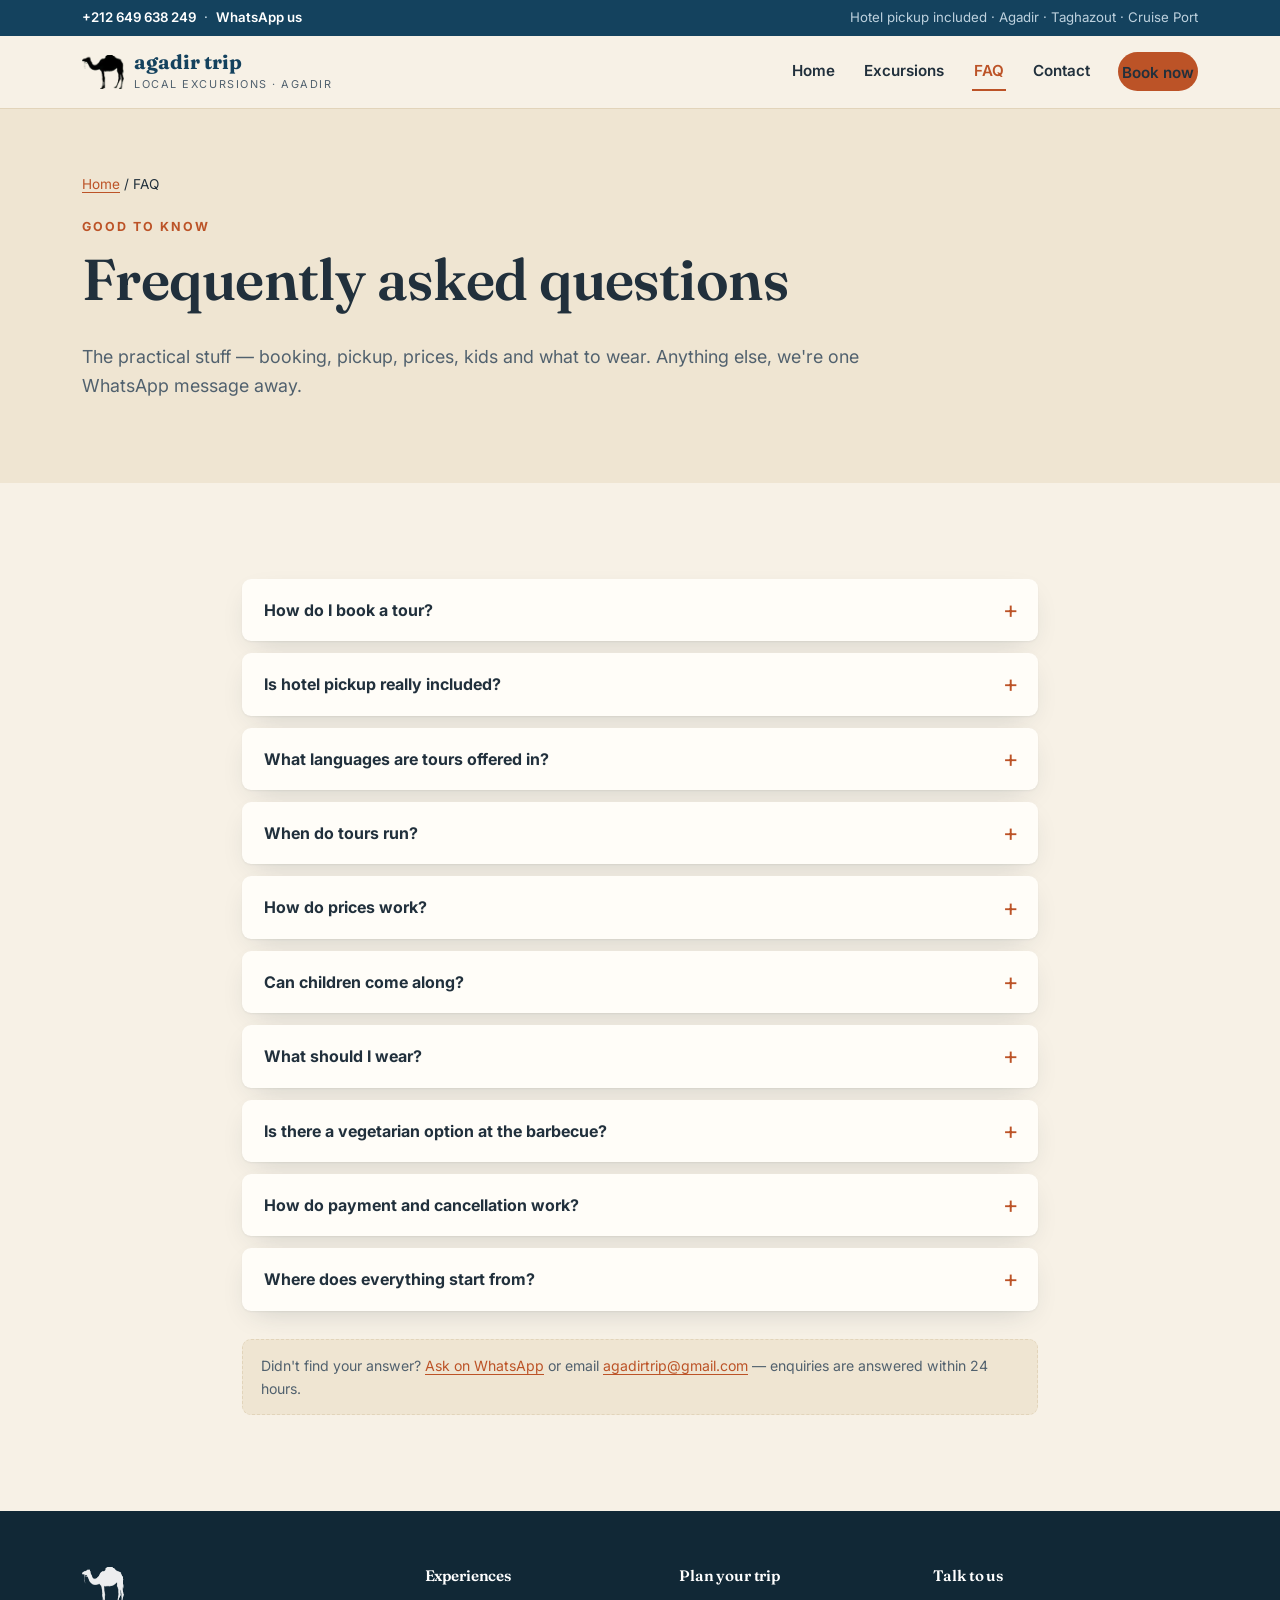
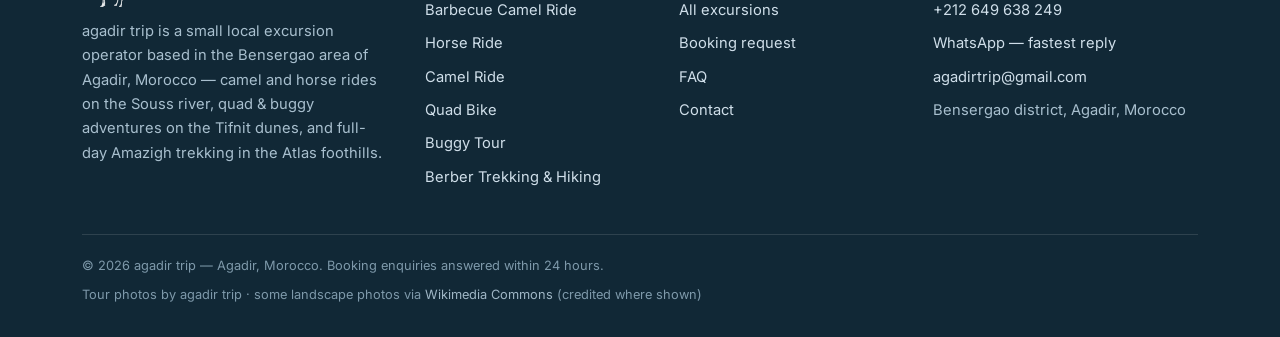
<file: faq/index.html>
<!DOCTYPE html>
<html lang="en">
<head>
<meta charset="utf-8">
<meta name="viewport" content="width=device-width, initial-scale=1">
<title>FAQ — booking, pickup, prices & what to bring | agadir trip</title>
<meta name="description" content="Answers about booking agadir trip excursions: WhatsApp booking, hotel pickup from Agadir, Taghazout and the Cruise Port, prices, children, languages and what to wear.">
<link rel="canonical" href="https://sugarglider7.github.io/agadir-trip/faq/">
<meta property="og:type" content="website">
<meta property="og:site_name" content="agadir trip">
<meta property="og:title" content="FAQ — booking, pickup, prices & what to bring | agadir trip">
<meta property="og:description" content="Answers about booking agadir trip excursions: WhatsApp booking, hotel pickup from Agadir, Taghazout and the Cruise Port, prices, children, languages and what to wear.">
<meta property="og:url" content="https://sugarglider7.github.io/agadir-trip/faq/">
<meta property="og:image" content="https://sugarglider7.github.io/agadir-trip/assets/img/hero-home.jpg">
<meta name="twitter:card" content="summary_large_image">
<link rel="icon" type="image/png" href="../assets/img/favicon.png">
<link rel="preconnect" href="https://fonts.googleapis.com">
<link rel="preconnect" href="https://fonts.gstatic.com" crossorigin>
<link href="https://fonts.googleapis.com/css2?family=Fraunces:opsz,wght@9..144,500;9..144,600;9..144,700&family=Inter:wght@400;600;700&display=swap" rel="stylesheet">
<link rel="stylesheet" href="../assets/css/main.css">
<script type="application/ld+json">{"@context": "https://schema.org", "@type": "FAQPage", "mainEntity": [{"@type": "Question", "name": "How do I book a tour?", "acceptedAnswer": {"@type": "Answer", "text": "Message us on WhatsApp (+212 649 638 249), use the booking request form on this site, or email agadirtrip@gmail.com. You'll get a reply within 24 hours confirming availability, pickup time and the final price. There is no online payment on this website."}}, {"@type": "Question", "name": "Is hotel pickup really included?", "acceptedAnswer": {"@type": "Answer", "text": "Yes — every one of the six excursions includes pickup and return transfer from hotels in Agadir, from Taghazout, or from the Agadir Cruise Port."}}, {"@type": "Question", "name": "What languages are tours offered in?", "acceptedAnswer": {"@type": "Answer", "text": "English and French."}}, {"@type": "Question", "name": "When do tours run?", "acceptedAnswer": {"@type": "Answer", "text": "Every day of the week. The barbecue camel ride is timed around sunset, the trekking tour picks up around 09:00, and other start times are agreed when you book."}}, {"@type": "Question", "name": "How do prices work?", "acceptedAnswer": {"@type": "Answer", "text": "Prices are confirmed when you book: message us on WhatsApp with your tour, date and group size and you'll get the current price within 24 hours. The trekking tour is quoted the same way, on request."}}, {"@type": "Question", "name": "Can children come along?", "acceptedAnswer": {"@type": "Answer", "text": "Children under 10 are welcome on the barbecue camel ride and the horse ride, and camel rides are led at walking pace. Send ages on WhatsApp and we'll confirm child rates — and what's possible on the quad, buggy and trekking tours."}}, {"@type": "Question", "name": "What should I wear?", "acceptedAnswer": {"@type": "Answer", "text": "Comfortable trousers and sun protection for the camel and horse rides; closed shoes and clothes that can take dust for the quad and buggy tours; proper walking shoes plus swimwear and a towel for the trek's rock pools."}}, {"@type": "Question", "name": "Is there a vegetarian option at the barbecue?", "acceptedAnswer": {"@type": "Answer", "text": "Yes — the barbecue camel ride offers a vegetarian alternative to the chicken barbecue. Mention it when you book."}}, {"@type": "Question", "name": "How do payment and cancellation work?", "acceptedAnswer": {"@type": "Answer", "text": "Nothing is paid through this website. Payment and cancellation terms are confirmed directly with us when we reply to your booking request — ask anything you like before committing."}}, {"@type": "Question", "name": "Where does everything start from?", "acceptedAnswer": {"@type": "Answer", "text": "You don't need to find the base — a driver collects you. We're based in Bensergao on the south side of Agadir; camel and horse rides leave from ranch country by the Souss river, while quad and buggy tours drive south toward the Tifnit dunes."}}]}</script>
</head>
<body>
<div class="topstrip">
  <div class="wrap">
    <span><a href="tel:+212649638249">+212 649 638 249</a> &nbsp;·&nbsp; <a href="https://wa.me/212649638249?text=Hello%20agadir%20trip%21%20I%20have%20a%20question%20about%20your%20Agadir%20excursions." target="_blank" rel="noopener">WhatsApp us</a></span>
    <span class="strip-note">Hotel pickup included · Agadir · Taghazout · Cruise Port</span>
  </div>
</div>
<header class="site-head">
  <div class="wrap">
    <a class="brand" href="../">
      <img src="../assets/img/mark.png" alt="" width="42" height="34">
      <span><span class="brand-name">agadir trip</span>
      <span class="brand-sub">Local excursions · Agadir</span></span>
    </a>
    <button class="nav-toggle" aria-expanded="false" aria-controls="main-nav" aria-label="Menu">
      <span></span><span></span><span></span>
    </button>
    <nav class="main-nav" id="main-nav" aria-label="Main">
      <a href="../">Home</a>
      <a href="../excursions/">Excursions</a>
      <a href="../faq/" aria-current="page">FAQ</a>
      <a href="../contact/">Contact</a>
      <a class="btn btn-primary" href="../book/">Book now</a>
    </nav>
  </div>
</header>
<main>
<section class="section-tight" style="background:var(--sand-deep)">
  <div class="wrap">
    <p class="crumb" style="font-size:.85rem;margin-bottom:1.2em"><a href="../">Home</a> / FAQ</p>
    <span class="kicker">Good to know</span>
    <h1>Frequently asked questions</h1>
    <p class="lede">The practical stuff — booking, pickup, prices, kids and what to wear. Anything else, we&#x27;re one WhatsApp message away.</p>
  </div>
</section>

<section class="section">
  <div class="wrap" style="max-width:860px">
    <details class="faq-item reveal"><summary>How do I book a tour?</summary><div class="faq-body"><p>Message us on WhatsApp (+212 649 638 249), use the booking request form on this site, or email agadirtrip@gmail.com. You&#x27;ll get a reply within 24 hours confirming availability, pickup time and the final price. There is no online payment on this website.</p></div></details>
<details class="faq-item reveal"><summary>Is hotel pickup really included?</summary><div class="faq-body"><p>Yes — every one of the six excursions includes pickup and return transfer from hotels in Agadir, from Taghazout, or from the Agadir Cruise Port.</p></div></details>
<details class="faq-item reveal"><summary>What languages are tours offered in?</summary><div class="faq-body"><p>English and French.</p></div></details>
<details class="faq-item reveal"><summary>When do tours run?</summary><div class="faq-body"><p>Every day of the week. The barbecue camel ride is timed around sunset, the trekking tour picks up around 09:00, and other start times are agreed when you book.</p></div></details>
<details class="faq-item reveal"><summary>How do prices work?</summary><div class="faq-body"><p>Prices are confirmed when you book: message us on WhatsApp with your tour, date and group size and you&#x27;ll get the current price within 24 hours. The trekking tour is quoted the same way, on request.</p></div></details>
<details class="faq-item reveal"><summary>Can children come along?</summary><div class="faq-body"><p>Children under 10 are welcome on the barbecue camel ride and the horse ride, and camel rides are led at walking pace. Send ages on WhatsApp and we&#x27;ll confirm child rates — and what&#x27;s possible on the quad, buggy and trekking tours.</p></div></details>
<details class="faq-item reveal"><summary>What should I wear?</summary><div class="faq-body"><p>Comfortable trousers and sun protection for the camel and horse rides; closed shoes and clothes that can take dust for the quad and buggy tours; proper walking shoes plus swimwear and a towel for the trek&#x27;s rock pools.</p></div></details>
<details class="faq-item reveal"><summary>Is there a vegetarian option at the barbecue?</summary><div class="faq-body"><p>Yes — the barbecue camel ride offers a vegetarian alternative to the chicken barbecue. Mention it when you book.</p></div></details>
<details class="faq-item reveal"><summary>How do payment and cancellation work?</summary><div class="faq-body"><p>Nothing is paid through this website. Payment and cancellation terms are confirmed directly with us when we reply to your booking request — ask anything you like before committing.</p></div></details>
<details class="faq-item reveal"><summary>Where does everything start from?</summary><div class="faq-body"><p>You don&#x27;t need to find the base — a driver collects you. We&#x27;re based in Bensergao on the south side of Agadir; camel and horse rides leave from ranch country by the Souss river, while quad and buggy tours drive south toward the Tifnit dunes.</p></div></details>
    <div class="note-strip" style="margin-top:28px">
      Didn't find your answer? <a href="https://wa.me/212649638249?text=Hello%20agadir%20trip%21%20I%20have%20a%20question%20about%20your%20Agadir%20excursions." target="_blank" rel="noopener">Ask on WhatsApp</a> or
      email <a href="mailto:agadirtrip@gmail.com">agadirtrip@gmail.com</a> — enquiries are answered within 24 hours.
    </div>
  </div>
</section>
</main>
<footer class="site-foot">
  <div class="wrap">
    <div class="foot-grid">
      <div class="foot-brand">
        <img src="../assets/img/mark.png" alt="" width="42" height="34" loading="lazy">
        <p>agadir trip is a small local excursion operator based in the Bensergao area of Agadir, Morocco — camel and horse rides on the Souss river, quad &amp; buggy adventures on the Tifnit dunes, and full-day Amazigh trekking in the Atlas foothills.</p>
      </div>
      <div>
        <h4>Experiences</h4>
        <ul>
          <li><a href="../agadir-barbecue-camel-ride/">Barbecue Camel Ride</a></li>
          <li><a href="../agadir-horse-ride/">Horse Ride</a></li>
          <li><a href="../camel-ride-in-agadir/">Camel Ride</a></li>
          <li><a href="../quad-bike-in-agadir/">Quad Bike</a></li>
          <li><a href="../buggy-tour-in-agadir/">Buggy Tour</a></li>
          <li><a href="../trekking-and-hiking-tour-in-agadir-with-the-locals-amazigh-people/">Berber Trekking &amp; Hiking</a></li>
        </ul>
      </div>
      <div>
        <h4>Plan your trip</h4>
        <ul>
          <li><a href="../excursions/">All excursions</a></li>
          <li><a href="../book/">Booking request</a></li>
          <li><a href="../faq/">FAQ</a></li>
          <li><a href="../contact/">Contact</a></li>
        </ul>
      </div>
      <div>
        <h4>Talk to us</h4>
        <ul>
          <li><a href="tel:+212649638249">+212 649 638 249</a></li>
          <li><a href="https://wa.me/212649638249?text=Hello%20agadir%20trip%21%20I%20have%20a%20question%20about%20your%20Agadir%20excursions." target="_blank" rel="noopener">WhatsApp — fastest reply</a></li>
          <li><a href="mailto:agadirtrip@gmail.com">agadirtrip@gmail.com</a></li>
          <li>Bensergao district, Agadir, Morocco</li>
        </ul>
      </div>
    </div>
    <div class="foot-legal">
      <span>© 2026 agadir trip — Agadir, Morocco. Booking enquiries answered within 24 hours.</span>
      <span>Tour photos by agadir trip · some landscape photos via <a href="https://commons.wikimedia.org/" target="_blank" rel="noopener">Wikimedia Commons</a> (credited where shown)</span>
    </div>
  </div>
</footer>
<div class="sticky-cta">
  <a class="btn btn-whatsapp" href="https://wa.me/212649638249?text=Hello%20agadir%20trip%21%20I%20have%20a%20question%20about%20your%20Agadir%20excursions." target="_blank" rel="noopener"><svg width="17" height="17" viewBox="0 0 24 24" fill="currentColor" aria-hidden="true"><path d="M12 2a10 10 0 0 0-8.6 15.1L2 22l5.1-1.3A10 10 0 1 0 12 2Zm0 18.2c-1.6 0-3.1-.4-4.4-1.2l-.3-.2-3 .8.8-3-.2-.3A8.2 8.2 0 1 1 12 20.2Zm4.6-6.1c-.3-.1-1.5-.7-1.7-.8-.2-.1-.4-.1-.6.1-.2.3-.7.8-.8 1-.1.2-.3.2-.6.1a6.7 6.7 0 0 1-3.3-2.9c-.2-.4 0-.5.1-.7l.5-.6c.1-.2.1-.3 0-.5l-.8-1.9c-.2-.5-.4-.4-.6-.4h-.5c-.2 0-.5.1-.7.3-.2.3-.9.9-.9 2.2s.9 2.5 1.1 2.7c.1.2 1.9 2.9 4.6 4 .6.3 1.1.4 1.5.6.6.2 1.2.2 1.6.1.5-.1 1.5-.6 1.7-1.2.2-.6.2-1.1.2-1.2-.1-.1-.3-.2-.6-.3Z"/></svg> WhatsApp</a>
  <a class="btn btn-primary" href="../book/">Book now</a>
  <button class="cta-close" aria-label="Hide booking bar">×</button>
</div>
<script src="../assets/js/main.js"></script>
</body>
</html>
</file>
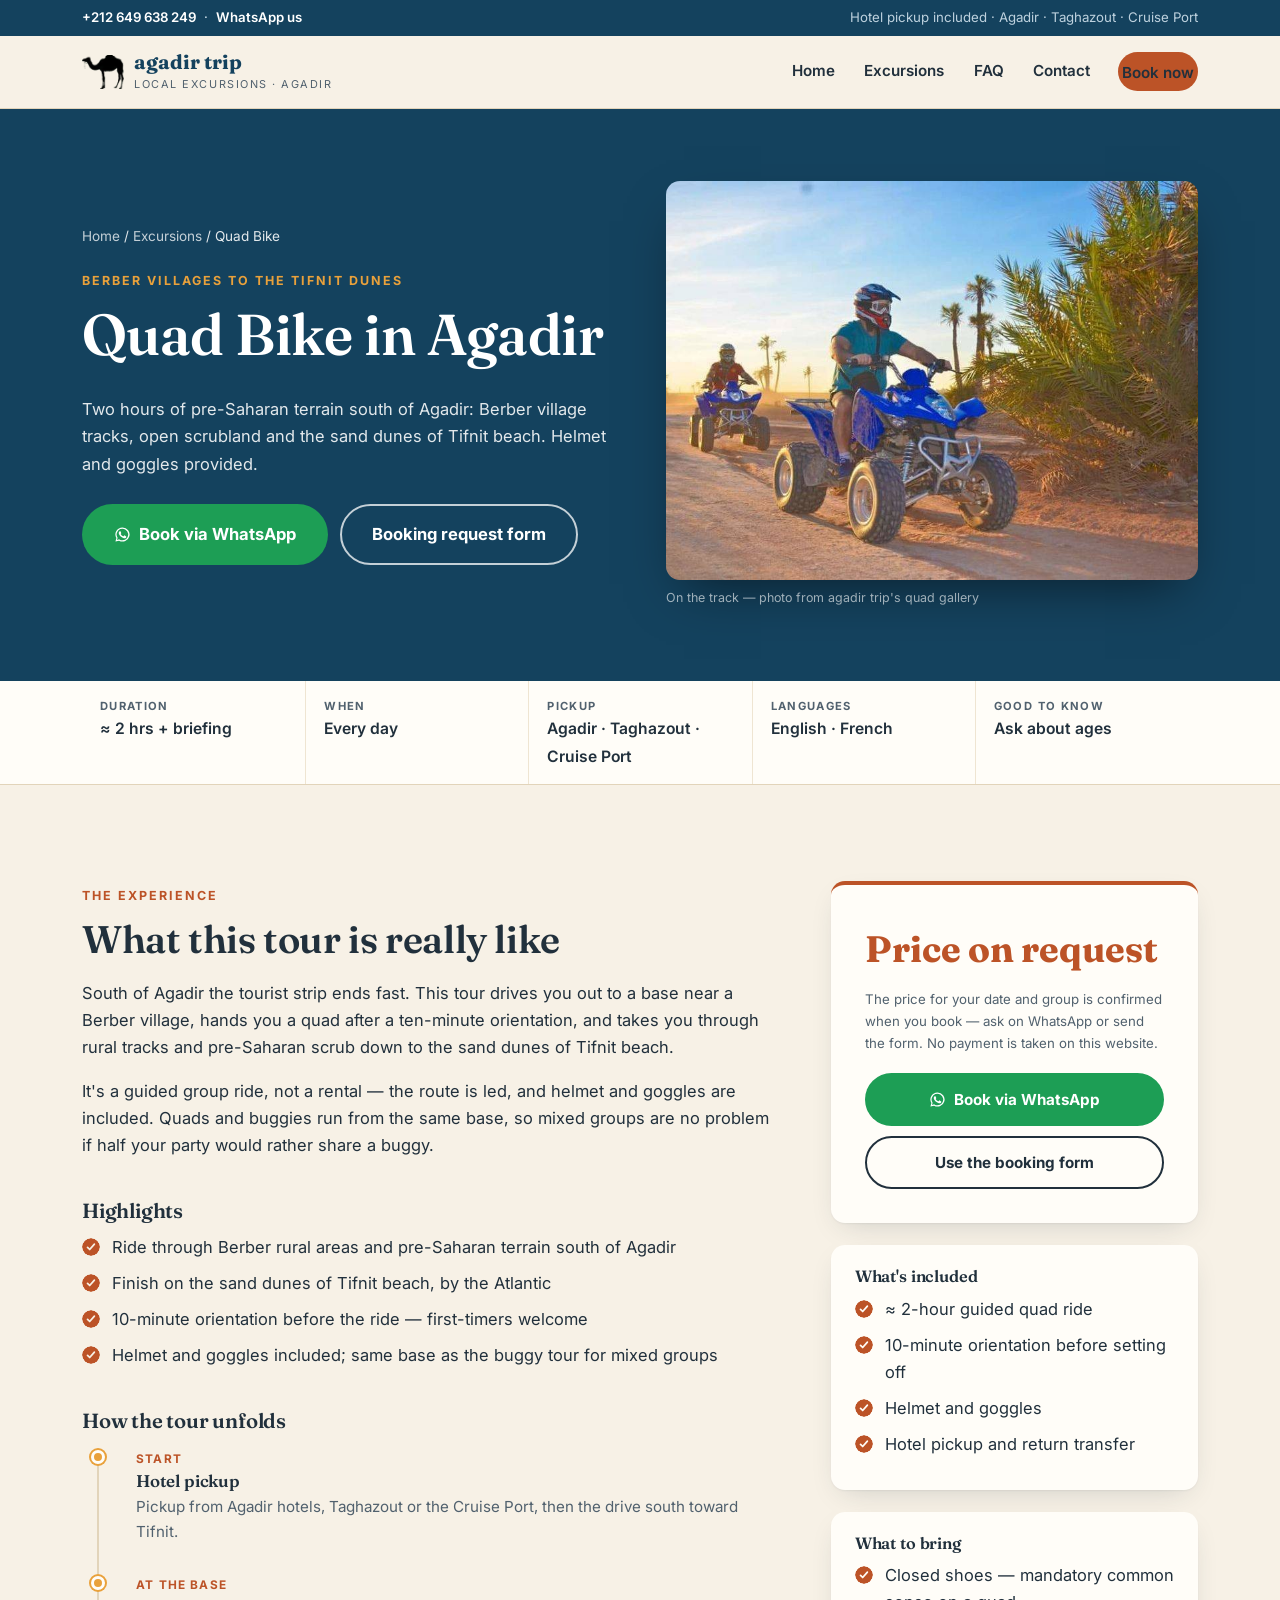
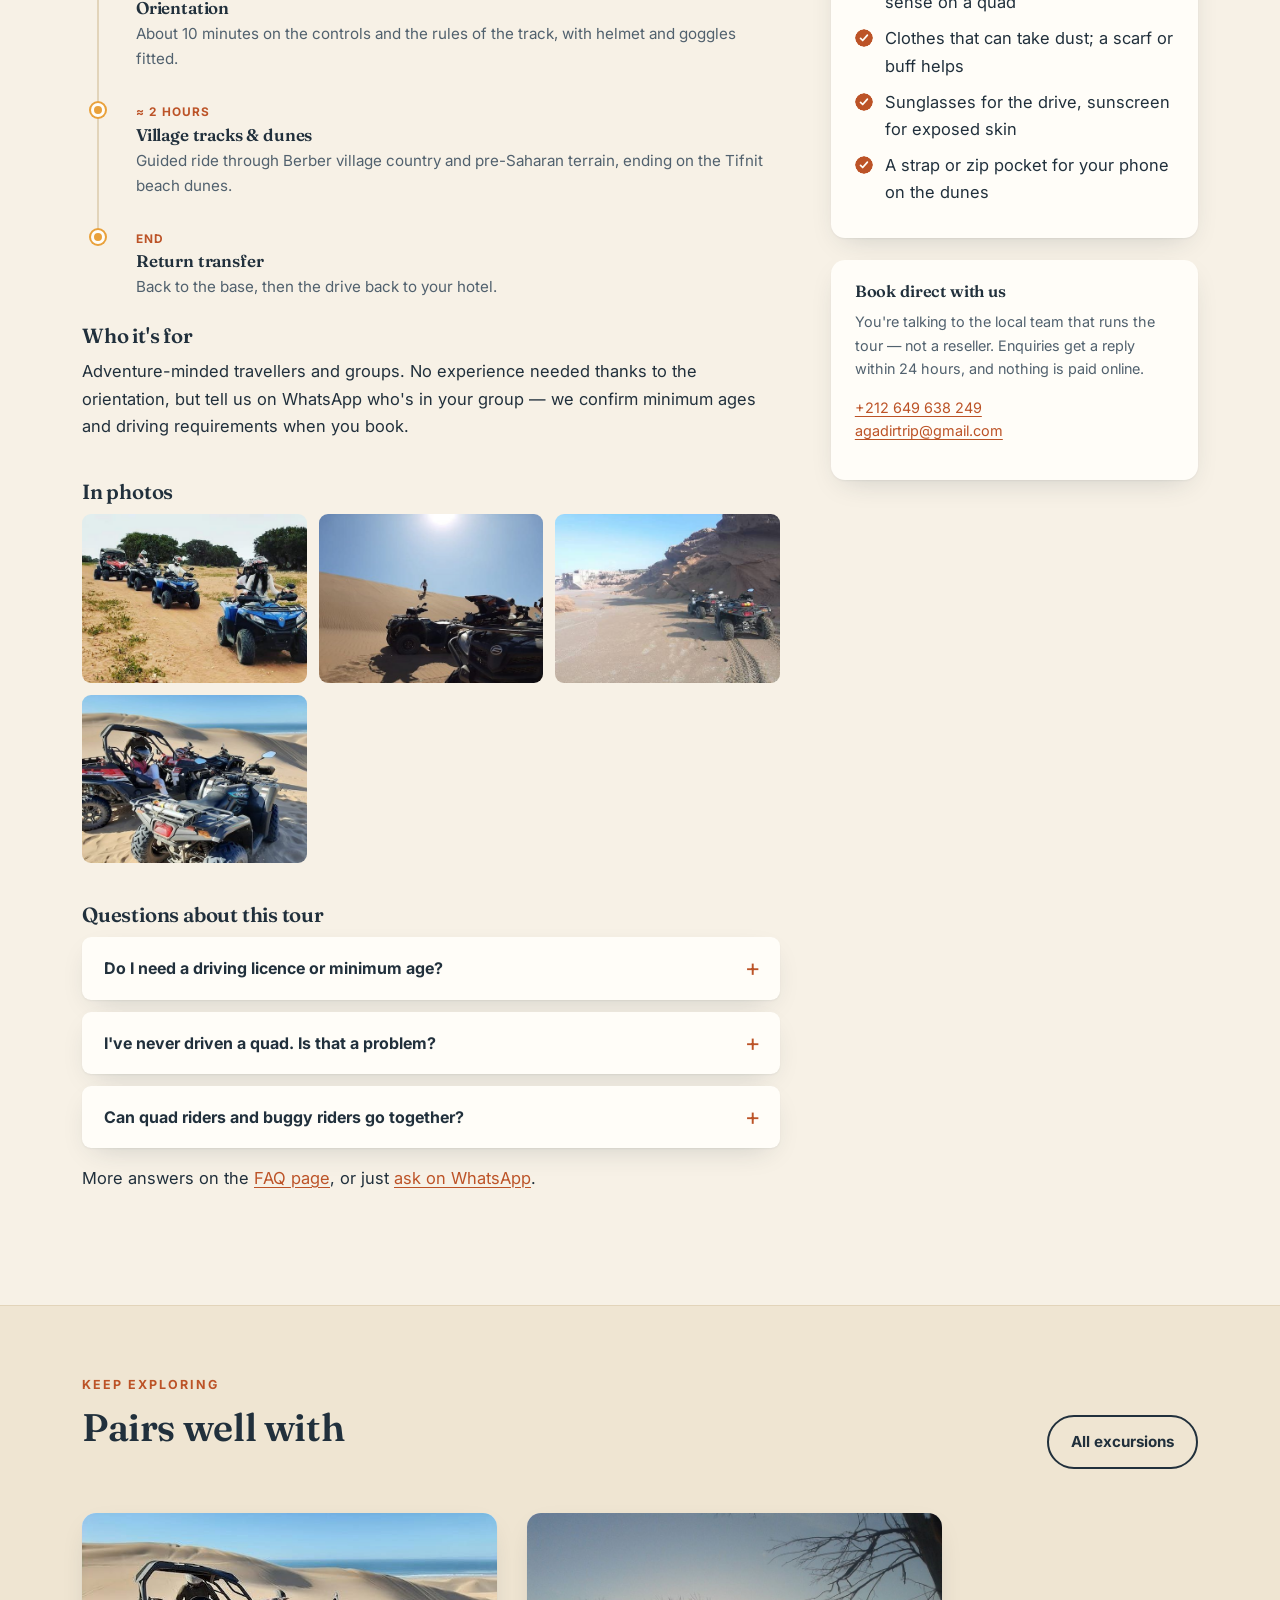
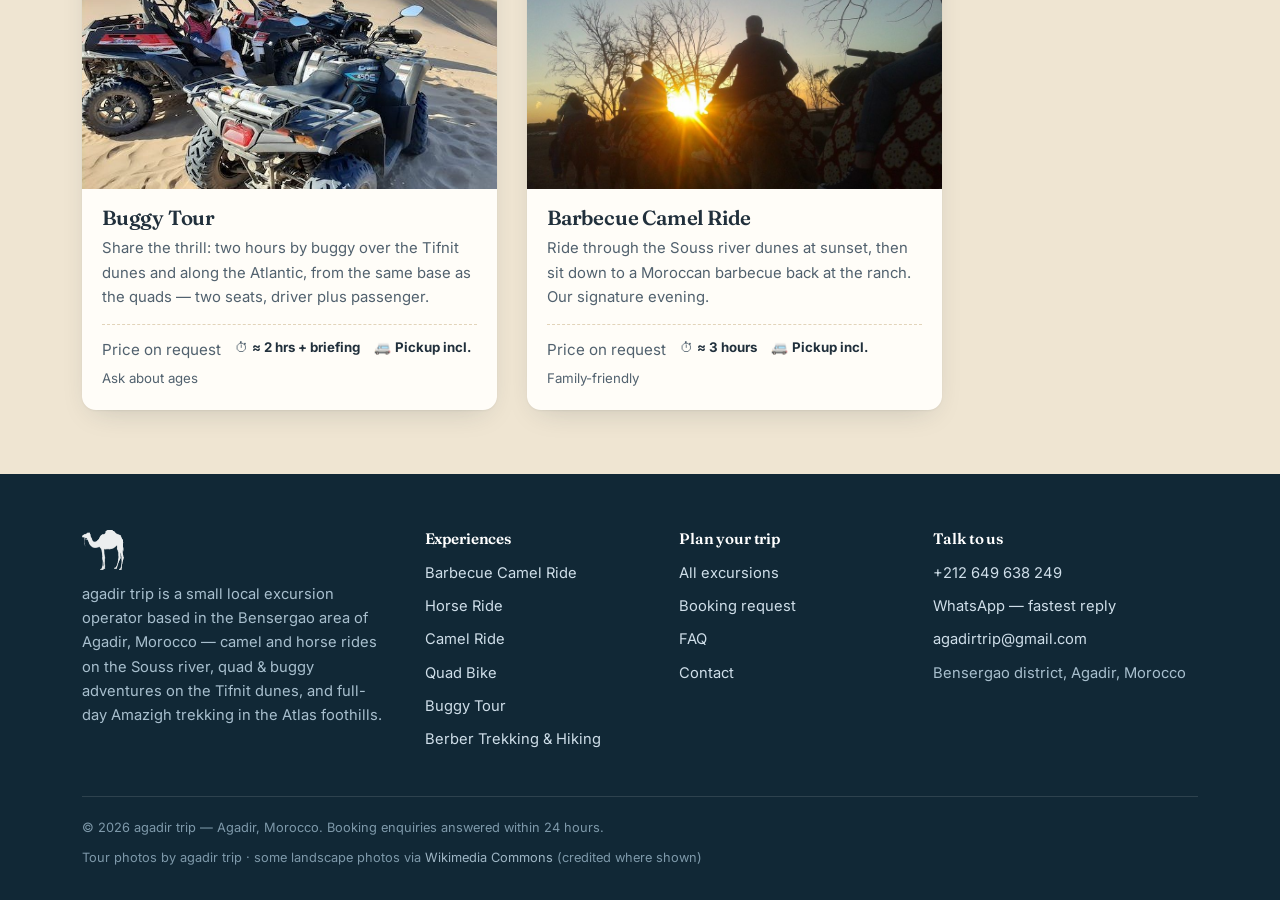
<file: quad-bike-in-agadir/index.html>
<!DOCTYPE html>
<html lang="en">
<head>
<meta charset="utf-8">
<meta name="viewport" content="width=device-width, initial-scale=1">
<title>Quad Bike in Agadir — agadir trip</title>
<meta name="description" content="Two-hour quad bike tour south of Agadir through Berber villages and pre-Saharan terrain to the Tifnit beach dunes, with 10-minute orientation, helmet, goggles and hotel pickup. Price confirmed when you book.">
<link rel="canonical" href="https://sugarglider7.github.io/agadir-trip/quad-bike-in-agadir/">
<meta property="og:type" content="website">
<meta property="og:site_name" content="agadir trip">
<meta property="og:title" content="Quad Bike in Agadir — agadir trip">
<meta property="og:description" content="Two-hour quad bike tour south of Agadir through Berber villages and pre-Saharan terrain to the Tifnit beach dunes, with 10-minute orientation, helmet, goggles and hotel pickup. Price confirmed when you book.">
<meta property="og:url" content="https://sugarglider7.github.io/agadir-trip/quad-bike-in-agadir/">
<meta property="og:image" content="https://sugarglider7.github.io/agadir-trip/assets/img/hero-quad.jpg">
<meta name="twitter:card" content="summary_large_image">
<link rel="icon" type="image/png" href="../assets/img/favicon.png">
<link rel="preconnect" href="https://fonts.googleapis.com">
<link rel="preconnect" href="https://fonts.gstatic.com" crossorigin>
<link href="https://fonts.googleapis.com/css2?family=Fraunces:opsz,wght@9..144,500;9..144,600;9..144,700&family=Inter:wght@400;600;700&display=swap" rel="stylesheet">
<link rel="stylesheet" href="../assets/css/main.css">
<script type="application/ld+json">{"@context": "https://schema.org", "@type": "Product", "name": "Quad Bike in Agadir", "description": "Two-hour quad bike tour south of Agadir through Berber villages and pre-Saharan terrain to the Tifnit beach dunes, with 10-minute orientation, helmet, goggles and hotel pickup. Price confirmed when you book.", "image": "https://sugarglider7.github.io/agadir-trip/assets/img/hero-quad.jpg", "brand": {"@type": "Brand", "name": "agadir trip"}, "url": "https://sugarglider7.github.io/agadir-trip/quad-bike-in-agadir/"}</script>
<script type="application/ld+json">{"@context": "https://schema.org", "@type": "FAQPage", "mainEntity": [{"@type": "Question", "name": "Do I need a driving licence or minimum age?", "acceptedAnswer": {"@type": "Answer", "text": "Licence and age requirements depend on your group — ask on WhatsApp with your group's details and we'll confirm what applies before you book."}}, {"@type": "Question", "name": "I've never driven a quad. Is that a problem?", "acceptedAnswer": {"@type": "Answer", "text": "No — every tour starts with a 10-minute orientation, and the ride is guided at group pace."}}, {"@type": "Question", "name": "Can quad riders and buggy riders go together?", "acceptedAnswer": {"@type": "Answer", "text": "Yes. Quads and buggies run from the same base south of Agadir, so mixed groups ride the same route."}}]}</script>
</head>
<body>
<div class="topstrip">
  <div class="wrap">
    <span><a href="tel:+212649638249">+212 649 638 249</a> &nbsp;·&nbsp; <a href="https://wa.me/212649638249?text=Hello%20agadir%20trip%21%20I%20have%20a%20question%20about%20your%20Agadir%20excursions." target="_blank" rel="noopener">WhatsApp us</a></span>
    <span class="strip-note">Hotel pickup included · Agadir · Taghazout · Cruise Port</span>
  </div>
</div>
<header class="site-head">
  <div class="wrap">
    <a class="brand" href="../">
      <img src="../assets/img/mark.png" alt="" width="42" height="34">
      <span><span class="brand-name">agadir trip</span>
      <span class="brand-sub">Local excursions · Agadir</span></span>
    </a>
    <button class="nav-toggle" aria-expanded="false" aria-controls="main-nav" aria-label="Menu">
      <span></span><span></span><span></span>
    </button>
    <nav class="main-nav" id="main-nav" aria-label="Main">
      <a href="../">Home</a>
      <a href="../excursions/">Excursions</a>
      <a href="../faq/">FAQ</a>
      <a href="../contact/">Contact</a>
      <a class="btn btn-primary" href="../book/">Book now</a>
    </nav>
  </div>
</header>
<main>
<section class="tour-hero">
  <div class="wrap">
    <div>
      <p class="crumb"><a href="../">Home</a> / <a href="../excursions/">Excursions</a> / Quad Bike</p>
      <span class="kicker">Berber villages to the Tifnit dunes</span>
      <h1>Quad Bike in Agadir</h1>
      <p>Two hours of pre-Saharan terrain south of Agadir: Berber village tracks, open scrubland and the sand dunes of Tifnit beach. Helmet and goggles provided.</p>
      <div class="hero-ctas">
        <a class="btn btn-whatsapp btn-lg" href="https://wa.me/212649638249?text=Hello%20agadir%20trip%21%20I%27d%20like%20to%20book%20the%20Quad%20Bike%20in%20Agadir%20tour%20%28approx.%202%20hours%29.%20Date%3A%20___%20%C2%B7%20People%3A%20___%20%C2%B7%20Hotel%3A%20___" target="_blank" rel="noopener"><svg width="17" height="17" viewBox="0 0 24 24" fill="currentColor" aria-hidden="true"><path d="M12 2a10 10 0 0 0-8.6 15.1L2 22l5.1-1.3A10 10 0 1 0 12 2Zm0 18.2c-1.6 0-3.1-.4-4.4-1.2l-.3-.2-3 .8.8-3-.2-.3A8.2 8.2 0 1 1 12 20.2Zm4.6-6.1c-.3-.1-1.5-.7-1.7-.8-.2-.1-.4-.1-.6.1-.2.3-.7.8-.8 1-.1.2-.3.2-.6.1a6.7 6.7 0 0 1-3.3-2.9c-.2-.4 0-.5.1-.7l.5-.6c.1-.2.1-.3 0-.5l-.8-1.9c-.2-.5-.4-.4-.6-.4h-.5c-.2 0-.5.1-.7.3-.2.3-.9.9-.9 2.2s.9 2.5 1.1 2.7c.1.2 1.9 2.9 4.6 4 .6.3 1.1.4 1.5.6.6.2 1.2.2 1.6.1.5-.1 1.5-.6 1.7-1.2.2-.6.2-1.1.2-1.2-.1-.1-.3-.2-.6-.3Z"/></svg> Book via WhatsApp</a>
        <a class="btn btn-ghost-light btn-lg" href="../book/?experience=Quad%20Bike%20in%20Agadir">Booking request form</a>
      </div>
    </div>
    <figure>
      <img src="../assets/img/hero-quad.jpg" alt="Quad riders on a sandy track lined with palm trees" width="1200" height="900" fetchpriority="high">
      <figcaption>On the track — photo from agadir trip's quad gallery</figcaption>
    </figure>
  </div>
</section>

<div class="facts-bar">
  <div class="wrap">
    <div class="fact"><span class="fact-label">Duration</span><span class="fact-value">≈ 2 hrs + briefing</span></div>
    <div class="fact"><span class="fact-label">When</span><span class="fact-value">Every day</span></div>
    <div class="fact"><span class="fact-label">Pickup</span><span class="fact-value">Agadir · Taghazout · Cruise Port</span></div>
    <div class="fact"><span class="fact-label">Languages</span><span class="fact-value">English · French</span></div>
    <div class="fact"><span class="fact-label">Good to know</span><span class="fact-value">Ask about ages</span></div>
  </div>
</div>

<section class="section">
  <div class="wrap tour-layout">
    <div>
      <span class="kicker">The experience</span>
      <h2>What this tour is really like</h2>
      <p>South of Agadir the tourist strip ends fast. This tour drives you out to a base near a Berber village, hands you a quad after a ten-minute orientation, and takes you through rural tracks and pre-Saharan scrub down to the sand dunes of Tifnit beach.</p><p>It&#x27;s a guided group ride, not a rental — the route is led, and helmet and goggles are included. Quads and buggies run from the same base, so mixed groups are no problem if half your party would rather share a buggy.</p>

      <h3 style="margin-top:2em">Highlights</h3>
      <ul class="tick-list"><li>Ride through Berber rural areas and pre-Saharan terrain south of Agadir</li>
<li>Finish on the sand dunes of Tifnit beach, by the Atlantic</li>
<li>10-minute orientation before the ride — first-timers welcome</li>
<li>Helmet and goggles included; same base as the buggy tour for mixed groups</li></ul>

      <h3 style="margin-top:2em">How the tour unfolds</h3>
      <ol class="itinerary"><li><span class="it-time">Start</span><h3>Hotel pickup</h3><p>Pickup from Agadir hotels, Taghazout or the Cruise Port, then the drive south toward Tifnit.</p></li>
<li><span class="it-time">At the base</span><h3>Orientation</h3><p>About 10 minutes on the controls and the rules of the track, with helmet and goggles fitted.</p></li>
<li><span class="it-time">≈ 2 hours</span><h3>Village tracks &amp; dunes</h3><p>Guided ride through Berber village country and pre-Saharan terrain, ending on the Tifnit beach dunes.</p></li>
<li><span class="it-time">End</span><h3>Return transfer</h3><p>Back to the base, then the drive back to your hotel.</p></li></ol>

      <h3>Who it's for</h3>
      <p>Adventure-minded travellers and groups. No experience needed thanks to the orientation, but tell us on WhatsApp who&#x27;s in your group — we confirm minimum ages and driving requirements when you book.</p>

      <h3 style="margin-top:2em">In photos</h3>
      <div class="gallery"><figure class="reveal"><img src="../assets/img/gal-quad-group.jpg" alt="Guided quad group on a rural track" loading="lazy" width="600" height="450"></figure>
<figure class="reveal"><img src="../assets/img/gal-quad-dune.jpg" alt="Quads parked below a Tifnit dune" loading="lazy" width="600" height="450"></figure>
<figure class="reveal"><img src="../assets/img/gal-quad-beach.jpg" alt="Quads on the beach at the foot of the cliffs" loading="lazy" width="600" height="450"></figure>
<figure class="reveal"><img src="../assets/img/gal-quadbuggy-base.jpg" alt="Quads and buggies together at the dunes base" loading="lazy" width="600" height="450"></figure>
</div>
      

      <h3 style="margin-top:2em">Questions about this tour</h3>
      <details class="faq-item"><summary>Do I need a driving licence or minimum age?</summary><div class="faq-body"><p>Licence and age requirements depend on your group — ask on WhatsApp with your group&#x27;s details and we&#x27;ll confirm what applies before you book.</p></div></details>
<details class="faq-item"><summary>I&#x27;ve never driven a quad. Is that a problem?</summary><div class="faq-body"><p>No — every tour starts with a 10-minute orientation, and the ride is guided at group pace.</p></div></details>
<details class="faq-item"><summary>Can quad riders and buggy riders go together?</summary><div class="faq-body"><p>Yes. Quads and buggies run from the same base south of Agadir, so mixed groups ride the same route.</p></div></details>
      <p style="margin-top:1em">More answers on the <a href="../faq/">FAQ page</a>, or just <a href="https://wa.me/212649638249?text=Hello%20agadir%20trip%21%20I%27d%20like%20to%20book%20the%20Quad%20Bike%20in%20Agadir%20tour%20%28approx.%202%20hours%29.%20Date%3A%20___%20%C2%B7%20People%3A%20___%20%C2%B7%20Hotel%3A%20___" target="_blank" rel="noopener">ask on WhatsApp</a>.</p>
    </div>

    <aside class="tour-aside">
      <div class="price-panel">
        <div class="price-row"><span class="price-big">Price on request</span></div><p class="price-note">The price for your date and group is confirmed when you book — ask on WhatsApp or send the form. No payment is taken on this website.</p>
        <a class="btn btn-whatsapp" href="https://wa.me/212649638249?text=Hello%20agadir%20trip%21%20I%27d%20like%20to%20book%20the%20Quad%20Bike%20in%20Agadir%20tour%20%28approx.%202%20hours%29.%20Date%3A%20___%20%C2%B7%20People%3A%20___%20%C2%B7%20Hotel%3A%20___" target="_blank" rel="noopener"><svg width="17" height="17" viewBox="0 0 24 24" fill="currentColor" aria-hidden="true"><path d="M12 2a10 10 0 0 0-8.6 15.1L2 22l5.1-1.3A10 10 0 1 0 12 2Zm0 18.2c-1.6 0-3.1-.4-4.4-1.2l-.3-.2-3 .8.8-3-.2-.3A8.2 8.2 0 1 1 12 20.2Zm4.6-6.1c-.3-.1-1.5-.7-1.7-.8-.2-.1-.4-.1-.6.1-.2.3-.7.8-.8 1-.1.2-.3.2-.6.1a6.7 6.7 0 0 1-3.3-2.9c-.2-.4 0-.5.1-.7l.5-.6c.1-.2.1-.3 0-.5l-.8-1.9c-.2-.5-.4-.4-.6-.4h-.5c-.2 0-.5.1-.7.3-.2.3-.9.9-.9 2.2s.9 2.5 1.1 2.7c.1.2 1.9 2.9 4.6 4 .6.3 1.1.4 1.5.6.6.2 1.2.2 1.6.1.5-.1 1.5-.6 1.7-1.2.2-.6.2-1.1.2-1.2-.1-.1-.3-.2-.6-.3Z"/></svg> Book via WhatsApp</a>
        <a class="btn btn-ghost" href="../book/?experience=Quad%20Bike%20in%20Agadir">Use the booking form</a>
      </div>
      <div class="aside-card">
        <h3>What's included</h3>
        <ul class="tick-list"><li>≈ 2-hour guided quad ride</li><li>10-minute orientation before setting off</li><li>Helmet and goggles</li><li>Hotel pickup and return transfer</li></ul>
      </div>
      <div class="aside-card">
        <h3>What to bring</h3>
        <ul class="tick-list"><li>Closed shoes — mandatory common sense on a quad</li>
<li>Clothes that can take dust; a scarf or buff helps</li>
<li>Sunglasses for the drive, sunscreen for exposed skin</li>
<li>A strap or zip pocket for your phone on the dunes</li></ul>
      </div>
      <div class="aside-card">
        <h3>Book direct with us</h3>
        <p>You're talking to the local team that runs the tour — not a reseller. Enquiries get a reply within 24 hours, and nothing is paid online.</p>
        <p><a href="tel:+212649638249">+212 649 638 249</a><br><a href="mailto:agadirtrip@gmail.com">agadirtrip@gmail.com</a></p>
      </div>
    </aside>
  </div>
</section>

<section class="section-tight section-deep related-strip">
  <div class="wrap">
    <div class="section-head-row">
      <div class="section-head">
        <span class="kicker">Keep exploring</span>
        <h2>Pairs well with</h2>
      </div>
      <a class="btn btn-ghost" href="../excursions/">All excursions</a>
    </div>
    <div class="card-grid" style="grid-template-columns:repeat(auto-fill,minmax(290px,1fr));max-width:860px"><article class="xcard reveal">
  <div class="xcard-media">
    <img src="../assets/img/card-buggy.jpg" alt="Red buggies and a quad parked on the Tifnit dunes above the Atlantic" loading="lazy" width="600" height="400">
  </div>
  <div class="xcard-body">
    <h3><a href="../buggy-tour-in-agadir/">Buggy Tour</a></h3>
    <p class="xcard-desc">Share the thrill: two hours by buggy over the Tifnit dunes and along the Atlantic, from the same base as the quads — two seats, driver plus passenger.</p>
    <div class="xcard-meta">
      <span class="xcard-price">Price on request</span>
      <span>⏱ <strong>≈ 2 hrs + briefing</strong></span>
      <span>🚐 <strong>Pickup incl.</strong></span>
      <span>Ask about ages</span>
    </div>
  </div>
</article>
<article class="xcard reveal">
  <div class="xcard-media">
    <img src="../assets/img/card-bbq-camel.jpg" alt="Camel caravan riding into the sunset near Agadir" loading="lazy" width="600" height="400">
  </div>
  <div class="xcard-body">
    <h3><a href="../agadir-barbecue-camel-ride/">Barbecue Camel Ride</a></h3>
    <p class="xcard-desc">Ride through the Souss river dunes at sunset, then sit down to a Moroccan barbecue back at the ranch. Our signature evening.</p>
    <div class="xcard-meta">
      <span class="xcard-price">Price on request</span>
      <span>⏱ <strong>≈ 3 hours</strong></span>
      <span>🚐 <strong>Pickup incl.</strong></span>
      <span>Family-friendly</span>
    </div>
  </div>
</article></div>
  </div>
</section>
</main>
<footer class="site-foot">
  <div class="wrap">
    <div class="foot-grid">
      <div class="foot-brand">
        <img src="../assets/img/mark.png" alt="" width="42" height="34" loading="lazy">
        <p>agadir trip is a small local excursion operator based in the Bensergao area of Agadir, Morocco — camel and horse rides on the Souss river, quad &amp; buggy adventures on the Tifnit dunes, and full-day Amazigh trekking in the Atlas foothills.</p>
      </div>
      <div>
        <h4>Experiences</h4>
        <ul>
          <li><a href="../agadir-barbecue-camel-ride/">Barbecue Camel Ride</a></li>
          <li><a href="../agadir-horse-ride/">Horse Ride</a></li>
          <li><a href="../camel-ride-in-agadir/">Camel Ride</a></li>
          <li><a href="../quad-bike-in-agadir/">Quad Bike</a></li>
          <li><a href="../buggy-tour-in-agadir/">Buggy Tour</a></li>
          <li><a href="../trekking-and-hiking-tour-in-agadir-with-the-locals-amazigh-people/">Berber Trekking &amp; Hiking</a></li>
        </ul>
      </div>
      <div>
        <h4>Plan your trip</h4>
        <ul>
          <li><a href="../excursions/">All excursions</a></li>
          <li><a href="../book/">Booking request</a></li>
          <li><a href="../faq/">FAQ</a></li>
          <li><a href="../contact/">Contact</a></li>
        </ul>
      </div>
      <div>
        <h4>Talk to us</h4>
        <ul>
          <li><a href="tel:+212649638249">+212 649 638 249</a></li>
          <li><a href="https://wa.me/212649638249?text=Hello%20agadir%20trip%21%20I%20have%20a%20question%20about%20your%20Agadir%20excursions." target="_blank" rel="noopener">WhatsApp — fastest reply</a></li>
          <li><a href="mailto:agadirtrip@gmail.com">agadirtrip@gmail.com</a></li>
          <li>Bensergao district, Agadir, Morocco</li>
        </ul>
      </div>
    </div>
    <div class="foot-legal">
      <span>© 2026 agadir trip — Agadir, Morocco. Booking enquiries answered within 24 hours.</span>
      <span>Tour photos by agadir trip · some landscape photos via <a href="https://commons.wikimedia.org/" target="_blank" rel="noopener">Wikimedia Commons</a> (credited where shown)</span>
    </div>
  </div>
</footer>
<div class="sticky-cta">
  <a class="btn btn-whatsapp" href="https://wa.me/212649638249?text=Hello%20agadir%20trip%21%20I%27d%20like%20to%20book%20the%20Quad%20Bike%20in%20Agadir%20tour%20%28approx.%202%20hours%29.%20Date%3A%20___%20%C2%B7%20People%3A%20___%20%C2%B7%20Hotel%3A%20___" target="_blank" rel="noopener"><svg width="17" height="17" viewBox="0 0 24 24" fill="currentColor" aria-hidden="true"><path d="M12 2a10 10 0 0 0-8.6 15.1L2 22l5.1-1.3A10 10 0 1 0 12 2Zm0 18.2c-1.6 0-3.1-.4-4.4-1.2l-.3-.2-3 .8.8-3-.2-.3A8.2 8.2 0 1 1 12 20.2Zm4.6-6.1c-.3-.1-1.5-.7-1.7-.8-.2-.1-.4-.1-.6.1-.2.3-.7.8-.8 1-.1.2-.3.2-.6.1a6.7 6.7 0 0 1-3.3-2.9c-.2-.4 0-.5.1-.7l.5-.6c.1-.2.1-.3 0-.5l-.8-1.9c-.2-.5-.4-.4-.6-.4h-.5c-.2 0-.5.1-.7.3-.2.3-.9.9-.9 2.2s.9 2.5 1.1 2.7c.1.2 1.9 2.9 4.6 4 .6.3 1.1.4 1.5.6.6.2 1.2.2 1.6.1.5-.1 1.5-.6 1.7-1.2.2-.6.2-1.1.2-1.2-.1-.1-.3-.2-.6-.3Z"/></svg> WhatsApp</a>
  <a class="btn btn-primary" href="../book/?experience=Quad%20Bike%20in%20Agadir">Book now</a>
  <button class="cta-close" aria-label="Hide booking bar">×</button>
</div>
<script src="../assets/js/main.js"></script>
</body>
</html>
</file>
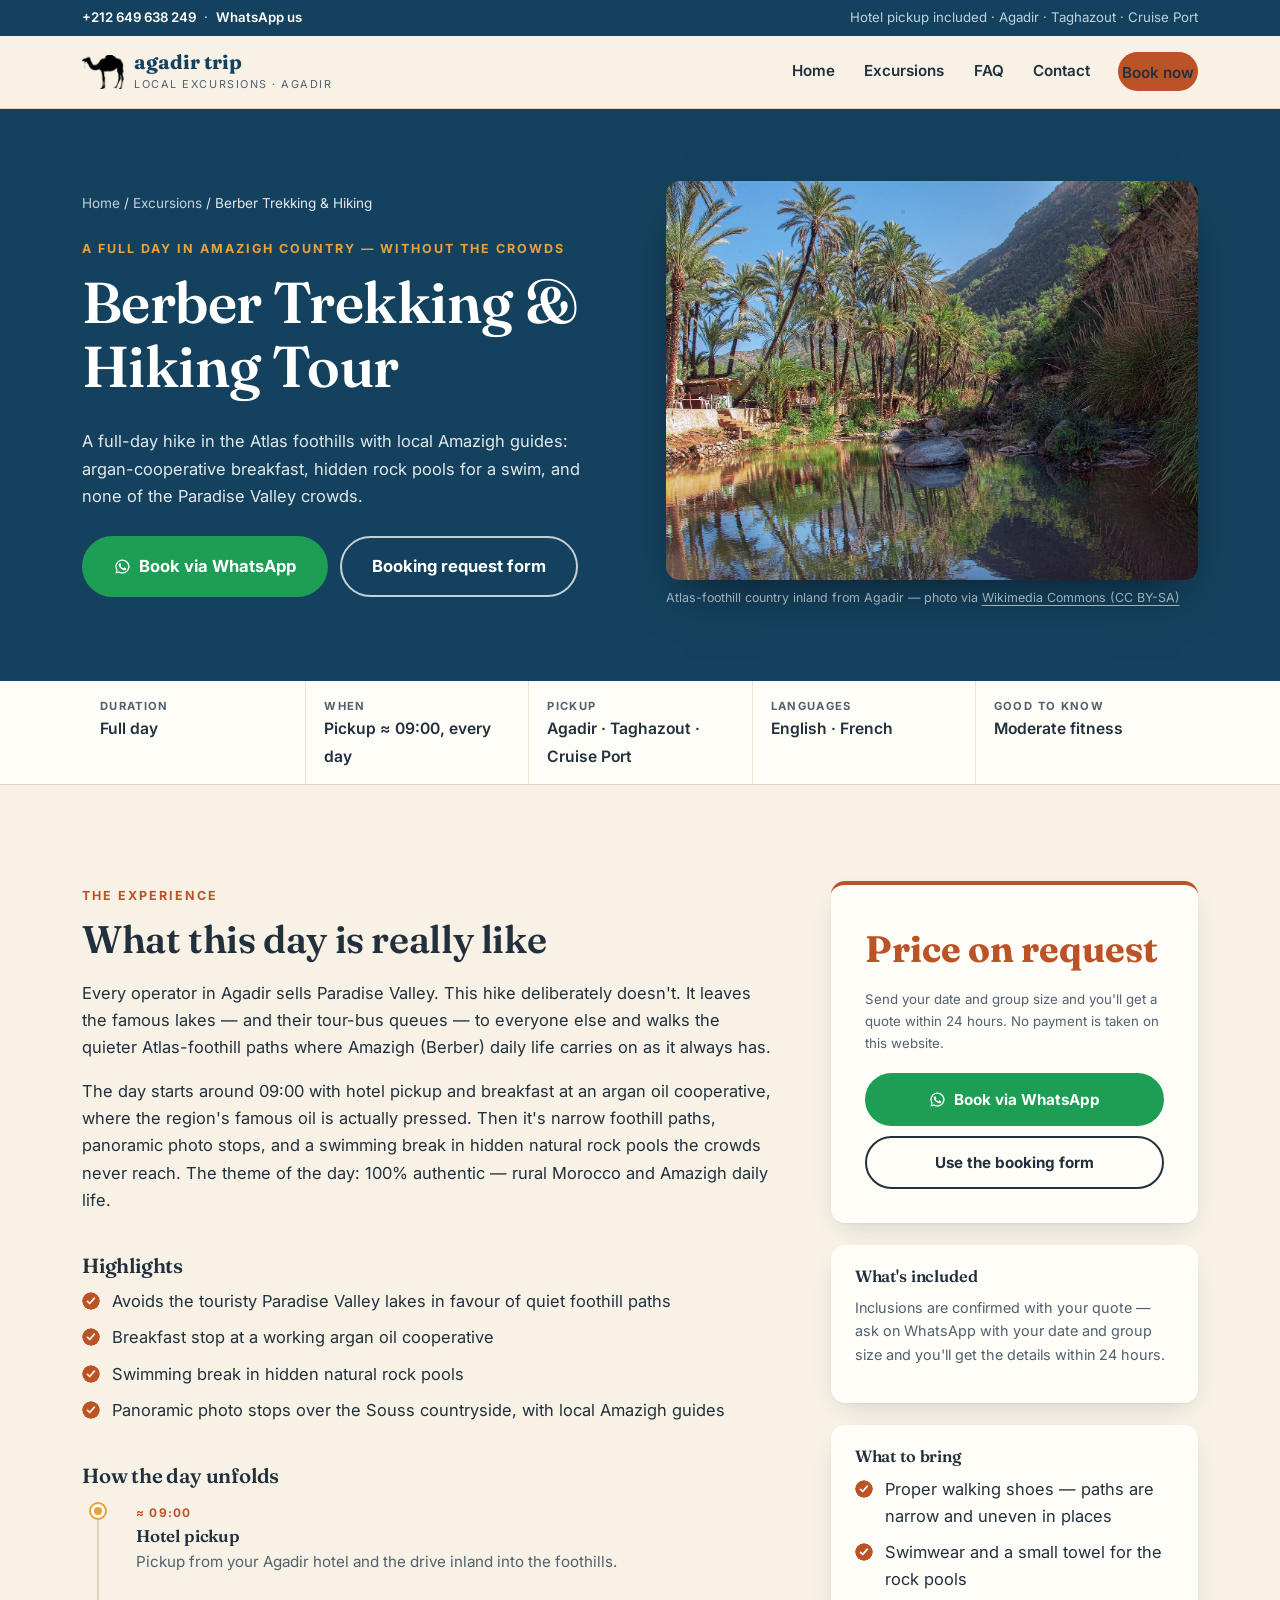
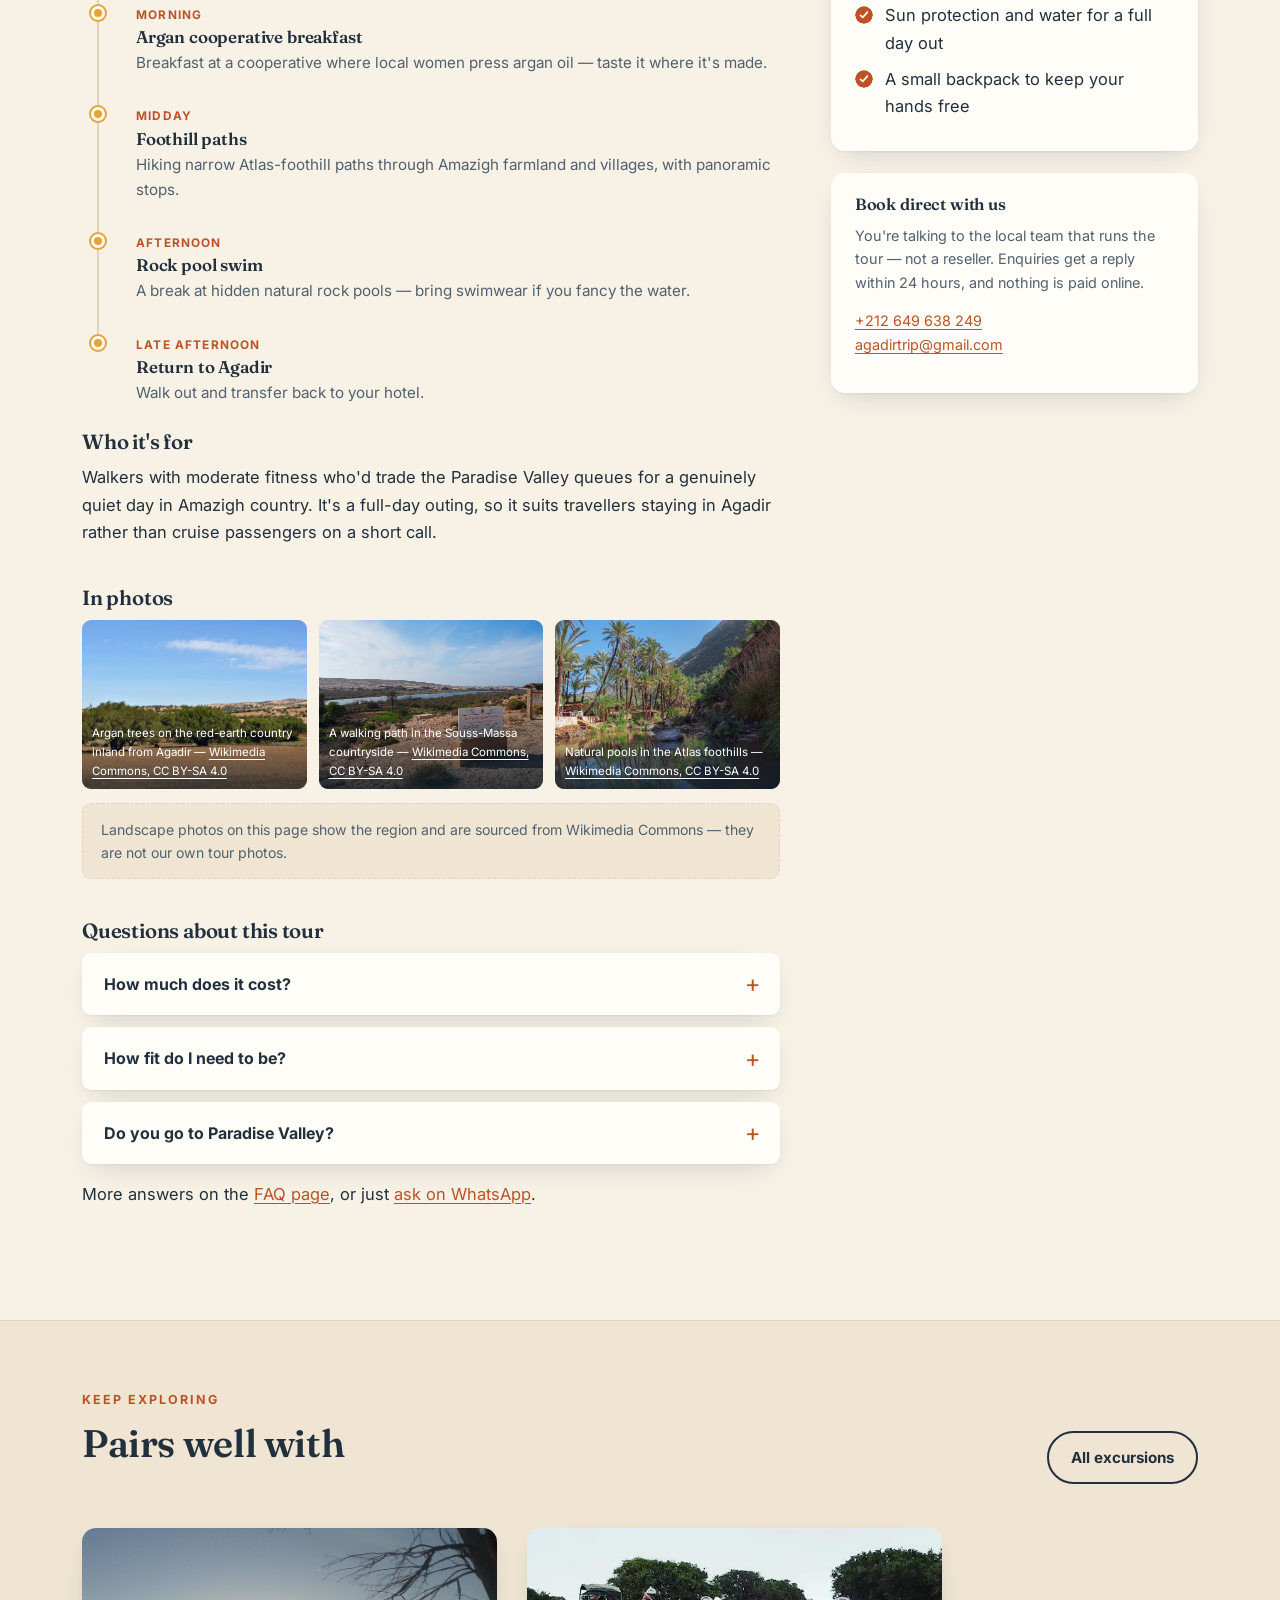
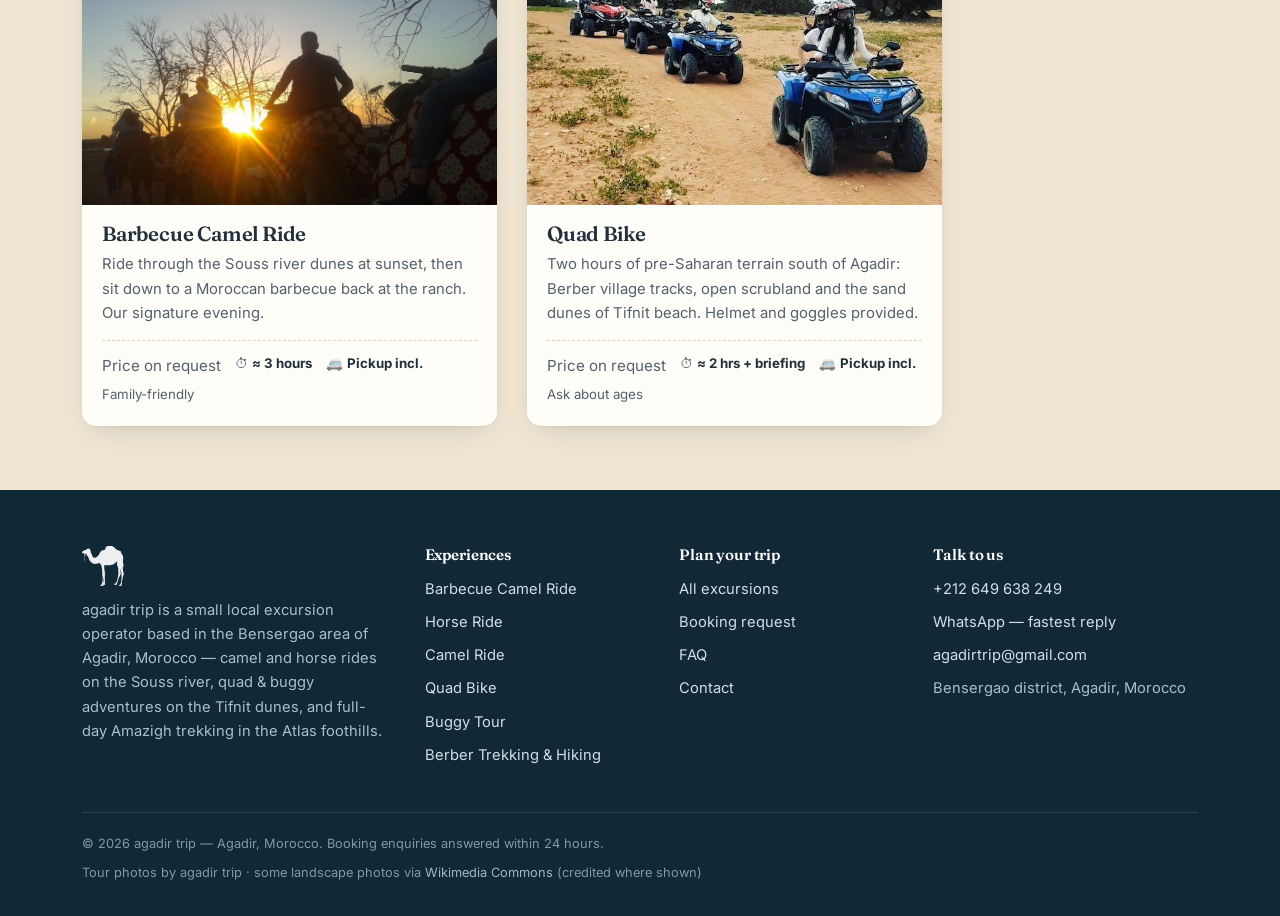
<file: trekking-and-hiking-tour-in-agadir-with-the-locals-amazigh-people/index.html>
<!DOCTYPE html>
<html lang="en">
<head>
<meta charset="utf-8">
<meta name="viewport" content="width=device-width, initial-scale=1">
<title>Berber Trekking & Hiking Tour — agadir trip</title>
<meta name="description" content="Full-day Berber trekking and hiking tour from Agadir with local Amazigh guides: breakfast at an argan oil cooperative, Atlas-foothill paths, a swim in hidden rock pools — away from the Paradise Valley crowds. Price on request.">
<link rel="canonical" href="https://sugarglider7.github.io/agadir-trip/trekking-and-hiking-tour-in-agadir-with-the-locals-amazigh-people/">
<meta property="og:type" content="website">
<meta property="og:site_name" content="agadir trip">
<meta property="og:title" content="Berber Trekking & Hiking Tour — agadir trip">
<meta property="og:description" content="Full-day Berber trekking and hiking tour from Agadir with local Amazigh guides: breakfast at an argan oil cooperative, Atlas-foothill paths, a swim in hidden rock pools — away from the Paradise Valley crowds. Price on request.">
<meta property="og:url" content="https://sugarglider7.github.io/agadir-trip/trekking-and-hiking-tour-in-agadir-with-the-locals-amazigh-people/">
<meta property="og:image" content="https://sugarglider7.github.io/agadir-trip/assets/img/hero-trek.jpg">
<meta name="twitter:card" content="summary_large_image">
<link rel="icon" type="image/png" href="../assets/img/favicon.png">
<link rel="preconnect" href="https://fonts.googleapis.com">
<link rel="preconnect" href="https://fonts.gstatic.com" crossorigin>
<link href="https://fonts.googleapis.com/css2?family=Fraunces:opsz,wght@9..144,500;9..144,600;9..144,700&family=Inter:wght@400;600;700&display=swap" rel="stylesheet">
<link rel="stylesheet" href="../assets/css/main.css">
<script type="application/ld+json">{"@context": "https://schema.org", "@type": "Product", "name": "Berber Trekking & Hiking Tour", "description": "Full-day Berber trekking and hiking tour from Agadir with local Amazigh guides: breakfast at an argan oil cooperative, Atlas-foothill paths, a swim in hidden rock pools — away from the Paradise Valley crowds. Price on request.", "image": "https://sugarglider7.github.io/agadir-trip/assets/img/hero-trek.jpg", "brand": {"@type": "Brand", "name": "agadir trip"}, "url": "https://sugarglider7.github.io/agadir-trip/trekking-and-hiking-tour-in-agadir-with-the-locals-amazigh-people/"}</script>
<script type="application/ld+json">{"@context": "https://schema.org", "@type": "FAQPage", "mainEntity": [{"@type": "Question", "name": "How much does it cost?", "acceptedAnswer": {"@type": "Answer", "text": "The trek is quoted on request — send your date and group size on WhatsApp and you'll get a quote within 24 hours."}}, {"@type": "Question", "name": "How fit do I need to be?", "acceptedAnswer": {"@type": "Answer", "text": "It's a full day on narrow foothill paths with some uneven ground — comfortable for regular walkers; the swimming break is optional."}}, {"@type": "Question", "name": "Do you go to Paradise Valley?", "acceptedAnswer": {"@type": "Answer", "text": "Deliberately not to the famous lakes — the route avoids the crowds and keeps to quieter paths through Amazigh farmland, including hidden rock pools of its own."}}]}</script>
</head>
<body>
<div class="topstrip">
  <div class="wrap">
    <span><a href="tel:+212649638249">+212 649 638 249</a> &nbsp;·&nbsp; <a href="https://wa.me/212649638249?text=Hello%20agadir%20trip%21%20I%20have%20a%20question%20about%20your%20Agadir%20excursions." target="_blank" rel="noopener">WhatsApp us</a></span>
    <span class="strip-note">Hotel pickup included · Agadir · Taghazout · Cruise Port</span>
  </div>
</div>
<header class="site-head">
  <div class="wrap">
    <a class="brand" href="../">
      <img src="../assets/img/mark.png" alt="" width="42" height="34">
      <span><span class="brand-name">agadir trip</span>
      <span class="brand-sub">Local excursions · Agadir</span></span>
    </a>
    <button class="nav-toggle" aria-expanded="false" aria-controls="main-nav" aria-label="Menu">
      <span></span><span></span><span></span>
    </button>
    <nav class="main-nav" id="main-nav" aria-label="Main">
      <a href="../">Home</a>
      <a href="../excursions/">Excursions</a>
      <a href="../faq/">FAQ</a>
      <a href="../contact/">Contact</a>
      <a class="btn btn-primary" href="../book/">Book now</a>
    </nav>
  </div>
</header>
<main>
<section class="tour-hero">
  <div class="wrap">
    <div>
      <p class="crumb"><a href="../">Home</a> / <a href="../excursions/">Excursions</a> / Berber Trekking & Hiking</p>
      <span class="kicker">A full day in Amazigh country — without the crowds</span>
      <h1>Berber Trekking & Hiking Tour</h1>
      <p>A full-day hike in the Atlas foothills with local Amazigh guides: argan-cooperative breakfast, hidden rock pools for a swim, and none of the Paradise Valley crowds.</p>
      <div class="hero-ctas">
        <a class="btn btn-whatsapp btn-lg" href="https://wa.me/212649638249?text=Hello%20agadir%20trip%21%20I%27d%20like%20a%20quote%20for%20the%20Berber%20Trekking%20%26%20Hiking%20Tour%20%28full%20day%29.%20Date%3A%20___%20%C2%B7%20People%3A%20___%20%C2%B7%20Hotel%3A%20___" target="_blank" rel="noopener"><svg width="17" height="17" viewBox="0 0 24 24" fill="currentColor" aria-hidden="true"><path d="M12 2a10 10 0 0 0-8.6 15.1L2 22l5.1-1.3A10 10 0 1 0 12 2Zm0 18.2c-1.6 0-3.1-.4-4.4-1.2l-.3-.2-3 .8.8-3-.2-.3A8.2 8.2 0 1 1 12 20.2Zm4.6-6.1c-.3-.1-1.5-.7-1.7-.8-.2-.1-.4-.1-.6.1-.2.3-.7.8-.8 1-.1.2-.3.2-.6.1a6.7 6.7 0 0 1-3.3-2.9c-.2-.4 0-.5.1-.7l.5-.6c.1-.2.1-.3 0-.5l-.8-1.9c-.2-.5-.4-.4-.6-.4h-.5c-.2 0-.5.1-.7.3-.2.3-.9.9-.9 2.2s.9 2.5 1.1 2.7c.1.2 1.9 2.9 4.6 4 .6.3 1.1.4 1.5.6.6.2 1.2.2 1.6.1.5-.1 1.5-.6 1.7-1.2.2-.6.2-1.1.2-1.2-.1-.1-.3-.2-.6-.3Z"/></svg> Book via WhatsApp</a>
        <a class="btn btn-ghost-light btn-lg" href="../book/?experience=Berber%20Trekking%20%26%20Hiking%20Tour">Booking request form</a>
      </div>
    </div>
    <figure>
      <img src="../assets/img/hero-trek.jpg" alt="Palm-lined natural rock pools in the Atlas foothills inland from Agadir" width="1200" height="900" fetchpriority="high">
      <figcaption>Atlas-foothill country inland from Agadir — photo via <a href="https://commons.wikimedia.org/wiki/File:Paradise_valley_Souss_Idaoutanane.jpg" target="_blank" rel="noopener" style="color:inherit">Wikimedia Commons (CC BY-SA)</a></figcaption>
    </figure>
  </div>
</section>

<div class="facts-bar">
  <div class="wrap">
    <div class="fact"><span class="fact-label">Duration</span><span class="fact-value">Full day</span></div>
    <div class="fact"><span class="fact-label">When</span><span class="fact-value">Pickup ≈ 09:00, every day</span></div>
    <div class="fact"><span class="fact-label">Pickup</span><span class="fact-value">Agadir · Taghazout · Cruise Port</span></div>
    <div class="fact"><span class="fact-label">Languages</span><span class="fact-value">English · French</span></div>
    <div class="fact"><span class="fact-label">Good to know</span><span class="fact-value">Moderate fitness</span></div>
  </div>
</div>

<section class="section">
  <div class="wrap tour-layout">
    <div>
      <span class="kicker">The experience</span>
      <h2>What this day is really like</h2>
      <p>Every operator in Agadir sells Paradise Valley. This hike deliberately doesn&#x27;t. It leaves the famous lakes — and their tour-bus queues — to everyone else and walks the quieter Atlas-foothill paths where Amazigh (Berber) daily life carries on as it always has.</p><p>The day starts around 09:00 with hotel pickup and breakfast at an argan oil cooperative, where the region&#x27;s famous oil is actually pressed. Then it&#x27;s narrow foothill paths, panoramic photo stops, and a swimming break in hidden natural rock pools the crowds never reach. The theme of the day: 100% authentic — rural Morocco and Amazigh daily life.</p>

      <h3 style="margin-top:2em">Highlights</h3>
      <ul class="tick-list"><li>Avoids the touristy Paradise Valley lakes in favour of quiet foothill paths</li>
<li>Breakfast stop at a working argan oil cooperative</li>
<li>Swimming break in hidden natural rock pools</li>
<li>Panoramic photo stops over the Souss countryside, with local Amazigh guides</li></ul>

      <h3 style="margin-top:2em">How the day unfolds</h3>
      <ol class="itinerary"><li><span class="it-time">≈ 09:00</span><h3>Hotel pickup</h3><p>Pickup from your Agadir hotel and the drive inland into the foothills.</p></li>
<li><span class="it-time">Morning</span><h3>Argan cooperative breakfast</h3><p>Breakfast at a cooperative where local women press argan oil — taste it where it&#x27;s made.</p></li>
<li><span class="it-time">Midday</span><h3>Foothill paths</h3><p>Hiking narrow Atlas-foothill paths through Amazigh farmland and villages, with panoramic stops.</p></li>
<li><span class="it-time">Afternoon</span><h3>Rock pool swim</h3><p>A break at hidden natural rock pools — bring swimwear if you fancy the water.</p></li>
<li><span class="it-time">Late afternoon</span><h3>Return to Agadir</h3><p>Walk out and transfer back to your hotel.</p></li></ol>

      <h3>Who it's for</h3>
      <p>Walkers with moderate fitness who&#x27;d trade the Paradise Valley queues for a genuinely quiet day in Amazigh country. It&#x27;s a full-day outing, so it suits travellers staying in Agadir rather than cruise passengers on a short call.</p>

      <h3 style="margin-top:2em">In photos</h3>
      <div class="gallery"><figure class="reveal"><img src="../assets/img/atm-argan-trees.jpg" alt="Argan trees on the red-earth country inland from Agadir" loading="lazy" width="600" height="450"><figcaption>Argan trees on the red-earth country inland from Agadir — <a href="https://commons.wikimedia.org/wiki/File:Argan_trees_Morocco.jpg" target="_blank" rel="noopener" style="color:inherit">Wikimedia Commons, CC BY-SA 4.0</a></figcaption></figure>
<figure class="reveal"><img src="../assets/img/atm-souss-path.jpg" alt="A walking path in the Souss-Massa countryside" loading="lazy" width="600" height="450"><figcaption>A walking path in the Souss-Massa countryside — <a href="https://commons.wikimedia.org/wiki/File:Entrance_Path_Massa_Sidi_Birzarn_Souss-Massa_Oct25_A7CR_08118.jpg" target="_blank" rel="noopener" style="color:inherit">Wikimedia Commons, CC BY-SA 4.0</a></figcaption></figure>
<figure class="reveal"><img src="../assets/img/hero-trek.jpg" alt="Natural pools in the Atlas foothills" loading="lazy" width="600" height="450"><figcaption>Natural pools in the Atlas foothills — <a href="https://commons.wikimedia.org/wiki/File:Paradise_valley_Souss_Idaoutanane.jpg" target="_blank" rel="noopener" style="color:inherit">Wikimedia Commons, CC BY-SA 4.0</a></figcaption></figure>
</div>
      <p class="note-strip" style="margin-top:14px">Landscape photos on this page show the region and are sourced from Wikimedia Commons — they are not our own tour photos.</p>

      <h3 style="margin-top:2em">Questions about this tour</h3>
      <details class="faq-item"><summary>How much does it cost?</summary><div class="faq-body"><p>The trek is quoted on request — send your date and group size on WhatsApp and you&#x27;ll get a quote within 24 hours.</p></div></details>
<details class="faq-item"><summary>How fit do I need to be?</summary><div class="faq-body"><p>It&#x27;s a full day on narrow foothill paths with some uneven ground — comfortable for regular walkers; the swimming break is optional.</p></div></details>
<details class="faq-item"><summary>Do you go to Paradise Valley?</summary><div class="faq-body"><p>Deliberately not to the famous lakes — the route avoids the crowds and keeps to quieter paths through Amazigh farmland, including hidden rock pools of its own.</p></div></details>
      <p style="margin-top:1em">More answers on the <a href="../faq/">FAQ page</a>, or just <a href="https://wa.me/212649638249?text=Hello%20agadir%20trip%21%20I%27d%20like%20a%20quote%20for%20the%20Berber%20Trekking%20%26%20Hiking%20Tour%20%28full%20day%29.%20Date%3A%20___%20%C2%B7%20People%3A%20___%20%C2%B7%20Hotel%3A%20___" target="_blank" rel="noopener">ask on WhatsApp</a>.</p>
    </div>

    <aside class="tour-aside">
      <div class="price-panel">
        <div class="price-row"><span class="price-big">Price on request</span></div><p class="price-note">Send your date and group size and you&#x27;ll get a quote within 24 hours. No payment is taken on this website.</p>
        <a class="btn btn-whatsapp" href="https://wa.me/212649638249?text=Hello%20agadir%20trip%21%20I%27d%20like%20a%20quote%20for%20the%20Berber%20Trekking%20%26%20Hiking%20Tour%20%28full%20day%29.%20Date%3A%20___%20%C2%B7%20People%3A%20___%20%C2%B7%20Hotel%3A%20___" target="_blank" rel="noopener"><svg width="17" height="17" viewBox="0 0 24 24" fill="currentColor" aria-hidden="true"><path d="M12 2a10 10 0 0 0-8.6 15.1L2 22l5.1-1.3A10 10 0 1 0 12 2Zm0 18.2c-1.6 0-3.1-.4-4.4-1.2l-.3-.2-3 .8.8-3-.2-.3A8.2 8.2 0 1 1 12 20.2Zm4.6-6.1c-.3-.1-1.5-.7-1.7-.8-.2-.1-.4-.1-.6.1-.2.3-.7.8-.8 1-.1.2-.3.2-.6.1a6.7 6.7 0 0 1-3.3-2.9c-.2-.4 0-.5.1-.7l.5-.6c.1-.2.1-.3 0-.5l-.8-1.9c-.2-.5-.4-.4-.6-.4h-.5c-.2 0-.5.1-.7.3-.2.3-.9.9-.9 2.2s.9 2.5 1.1 2.7c.1.2 1.9 2.9 4.6 4 .6.3 1.1.4 1.5.6.6.2 1.2.2 1.6.1.5-.1 1.5-.6 1.7-1.2.2-.6.2-1.1.2-1.2-.1-.1-.3-.2-.6-.3Z"/></svg> Book via WhatsApp</a>
        <a class="btn btn-ghost" href="../book/?experience=Berber%20Trekking%20%26%20Hiking%20Tour">Use the booking form</a>
      </div>
      <div class="aside-card">
        <h3>What's included</h3>
        <p>Inclusions are confirmed with your quote — ask on WhatsApp with your date and group size and you&#x27;ll get the details within 24 hours.</p>
      </div>
      <div class="aside-card">
        <h3>What to bring</h3>
        <ul class="tick-list"><li>Proper walking shoes — paths are narrow and uneven in places</li>
<li>Swimwear and a small towel for the rock pools</li>
<li>Sun protection and water for a full day out</li>
<li>A small backpack to keep your hands free</li></ul>
      </div>
      <div class="aside-card">
        <h3>Book direct with us</h3>
        <p>You're talking to the local team that runs the tour — not a reseller. Enquiries get a reply within 24 hours, and nothing is paid online.</p>
        <p><a href="tel:+212649638249">+212 649 638 249</a><br><a href="mailto:agadirtrip@gmail.com">agadirtrip@gmail.com</a></p>
      </div>
    </aside>
  </div>
</section>

<section class="section-tight section-deep related-strip">
  <div class="wrap">
    <div class="section-head-row">
      <div class="section-head">
        <span class="kicker">Keep exploring</span>
        <h2>Pairs well with</h2>
      </div>
      <a class="btn btn-ghost" href="../excursions/">All excursions</a>
    </div>
    <div class="card-grid" style="grid-template-columns:repeat(auto-fill,minmax(290px,1fr));max-width:860px"><article class="xcard reveal">
  <div class="xcard-media">
    <img src="../assets/img/card-bbq-camel.jpg" alt="Camel caravan riding into the sunset near Agadir" loading="lazy" width="600" height="400">
  </div>
  <div class="xcard-body">
    <h3><a href="../agadir-barbecue-camel-ride/">Barbecue Camel Ride</a></h3>
    <p class="xcard-desc">Ride through the Souss river dunes at sunset, then sit down to a Moroccan barbecue back at the ranch. Our signature evening.</p>
    <div class="xcard-meta">
      <span class="xcard-price">Price on request</span>
      <span>⏱ <strong>≈ 3 hours</strong></span>
      <span>🚐 <strong>Pickup incl.</strong></span>
      <span>Family-friendly</span>
    </div>
  </div>
</article>
<article class="xcard reveal">
  <div class="xcard-media">
    <img src="../assets/img/card-quad.jpg" alt="Group of quad bikes riding a dirt track between argan trees" loading="lazy" width="600" height="400">
  </div>
  <div class="xcard-body">
    <h3><a href="../quad-bike-in-agadir/">Quad Bike</a></h3>
    <p class="xcard-desc">Two hours of pre-Saharan terrain south of Agadir: Berber village tracks, open scrubland and the sand dunes of Tifnit beach. Helmet and goggles provided.</p>
    <div class="xcard-meta">
      <span class="xcard-price">Price on request</span>
      <span>⏱ <strong>≈ 2 hrs + briefing</strong></span>
      <span>🚐 <strong>Pickup incl.</strong></span>
      <span>Ask about ages</span>
    </div>
  </div>
</article></div>
  </div>
</section>
</main>
<footer class="site-foot">
  <div class="wrap">
    <div class="foot-grid">
      <div class="foot-brand">
        <img src="../assets/img/mark.png" alt="" width="42" height="34" loading="lazy">
        <p>agadir trip is a small local excursion operator based in the Bensergao area of Agadir, Morocco — camel and horse rides on the Souss river, quad &amp; buggy adventures on the Tifnit dunes, and full-day Amazigh trekking in the Atlas foothills.</p>
      </div>
      <div>
        <h4>Experiences</h4>
        <ul>
          <li><a href="../agadir-barbecue-camel-ride/">Barbecue Camel Ride</a></li>
          <li><a href="../agadir-horse-ride/">Horse Ride</a></li>
          <li><a href="../camel-ride-in-agadir/">Camel Ride</a></li>
          <li><a href="../quad-bike-in-agadir/">Quad Bike</a></li>
          <li><a href="../buggy-tour-in-agadir/">Buggy Tour</a></li>
          <li><a href="../trekking-and-hiking-tour-in-agadir-with-the-locals-amazigh-people/">Berber Trekking &amp; Hiking</a></li>
        </ul>
      </div>
      <div>
        <h4>Plan your trip</h4>
        <ul>
          <li><a href="../excursions/">All excursions</a></li>
          <li><a href="../book/">Booking request</a></li>
          <li><a href="../faq/">FAQ</a></li>
          <li><a href="../contact/">Contact</a></li>
        </ul>
      </div>
      <div>
        <h4>Talk to us</h4>
        <ul>
          <li><a href="tel:+212649638249">+212 649 638 249</a></li>
          <li><a href="https://wa.me/212649638249?text=Hello%20agadir%20trip%21%20I%20have%20a%20question%20about%20your%20Agadir%20excursions." target="_blank" rel="noopener">WhatsApp — fastest reply</a></li>
          <li><a href="mailto:agadirtrip@gmail.com">agadirtrip@gmail.com</a></li>
          <li>Bensergao district, Agadir, Morocco</li>
        </ul>
      </div>
    </div>
    <div class="foot-legal">
      <span>© 2026 agadir trip — Agadir, Morocco. Booking enquiries answered within 24 hours.</span>
      <span>Tour photos by agadir trip · some landscape photos via <a href="https://commons.wikimedia.org/" target="_blank" rel="noopener">Wikimedia Commons</a> (credited where shown)</span>
    </div>
  </div>
</footer>
<div class="sticky-cta">
  <a class="btn btn-whatsapp" href="https://wa.me/212649638249?text=Hello%20agadir%20trip%21%20I%27d%20like%20a%20quote%20for%20the%20Berber%20Trekking%20%26%20Hiking%20Tour%20%28full%20day%29.%20Date%3A%20___%20%C2%B7%20People%3A%20___%20%C2%B7%20Hotel%3A%20___" target="_blank" rel="noopener"><svg width="17" height="17" viewBox="0 0 24 24" fill="currentColor" aria-hidden="true"><path d="M12 2a10 10 0 0 0-8.6 15.1L2 22l5.1-1.3A10 10 0 1 0 12 2Zm0 18.2c-1.6 0-3.1-.4-4.4-1.2l-.3-.2-3 .8.8-3-.2-.3A8.2 8.2 0 1 1 12 20.2Zm4.6-6.1c-.3-.1-1.5-.7-1.7-.8-.2-.1-.4-.1-.6.1-.2.3-.7.8-.8 1-.1.2-.3.2-.6.1a6.7 6.7 0 0 1-3.3-2.9c-.2-.4 0-.5.1-.7l.5-.6c.1-.2.1-.3 0-.5l-.8-1.9c-.2-.5-.4-.4-.6-.4h-.5c-.2 0-.5.1-.7.3-.2.3-.9.9-.9 2.2s.9 2.5 1.1 2.7c.1.2 1.9 2.9 4.6 4 .6.3 1.1.4 1.5.6.6.2 1.2.2 1.6.1.5-.1 1.5-.6 1.7-1.2.2-.6.2-1.1.2-1.2-.1-.1-.3-.2-.6-.3Z"/></svg> WhatsApp</a>
  <a class="btn btn-primary" href="../book/?experience=Berber%20Trekking%20%26%20Hiking%20Tour">Book now</a>
  <button class="cta-close" aria-label="Hide booking bar">×</button>
</div>
<script src="../assets/js/main.js"></script>
</body>
</html>
</file>
<file: assets/css/main.css>
/* agadir trip — sun-washed Atlantic-Morocco design system
   Palette drawn from the operator's own photos: Souss sand, terracotta track,
   deep Atlantic blue (logo blue #2e7fc2), sunset amber. */

:root {
  --sand: #f7f1e6;
  --sand-deep: #efe5d2;
  --sand-line: #e2d4ba;
  --ink: #21303c;
  --ink-soft: #51616e;
  --atlantic: #14425e;
  --brand-blue: #2e7fc2;
  --terracotta: #bc5327;
  --terracotta-deep: #9c4420;
  --amber: #e9a13b;
  --white: #fffdf8;
  --whatsapp: #1d9e55;
  --shadow: 0 1px 2px rgba(33, 48, 60, .06), 0 10px 30px -12px rgba(33, 48, 60, .22);
  --radius: 14px;
  --radius-sm: 9px;
  --font-display: "Fraunces", Georgia, "Times New Roman", serif;
  --font-body: "Inter", -apple-system, BlinkMacSystemFont, "Segoe UI", Roboto, sans-serif;
  --maxw: 1180px;
}

*, *::before, *::after { box-sizing: border-box; }

html { scroll-behavior: smooth; }

body {
  margin: 0;
  font-family: var(--font-body);
  font-size: 16.5px;
  line-height: 1.65;
  color: var(--ink);
  background: var(--sand);
  -webkit-font-smoothing: antialiased;
}

img { max-width: 100%; height: auto; display: block; }

h1, h2, h3, h4 {
  font-family: var(--font-display);
  font-weight: 600;
  line-height: 1.12;
  color: var(--ink);
  margin: 0 0 .5em;
  letter-spacing: -.01em;
}
h1 { font-size: clamp(2.1rem, 5.2vw, 3.6rem); }
h2 { font-size: clamp(1.65rem, 3.4vw, 2.4rem); }
h3 { font-size: 1.28rem; }

p { margin: 0 0 1em; }
a { color: var(--terracotta); text-underline-offset: 3px; }
a:hover { color: var(--terracotta-deep); }
ul { padding-left: 1.2em; }

:focus-visible {
  outline: 3px solid var(--brand-blue);
  outline-offset: 2px;
  border-radius: 3px;
}

.wrap { max-width: var(--maxw); margin: 0 auto; padding: 0 clamp(18px, 4vw, 32px); }

.kicker {
  display: inline-block;
  font-size: .78rem;
  font-weight: 700;
  letter-spacing: .16em;
  text-transform: uppercase;
  color: var(--terracotta);
  margin-bottom: .9em;
}

.lede { font-size: 1.12rem; color: var(--ink-soft); max-width: 46em; }

/* ---------- header ---------- */
.topstrip {
  background: var(--atlantic);
  color: #dcebf5;
  font-size: .83rem;
  padding: 7px 0;
}
.topstrip .wrap { display: flex; justify-content: space-between; align-items: center; gap: 12px; }
.topstrip a { color: #fff; text-decoration: none; font-weight: 600; }
.topstrip a:hover { text-decoration: underline; color: #fff; }
.topstrip .strip-note { opacity: .85; }
@media (max-width: 640px) { .topstrip .strip-note { display: none; } .topstrip .wrap { justify-content: center; } }

.site-head {
  position: sticky;
  top: 0;
  z-index: 60;
  background: rgba(247, 241, 230, .94);
  backdrop-filter: blur(8px);
  border-bottom: 1px solid var(--sand-line);
}
.site-head .wrap {
  display: flex;
  align-items: center;
  justify-content: space-between;
  gap: 18px;
  min-height: 72px;
}
.brand { display: flex; align-items: center; gap: 10px; text-decoration: none; }
.brand img { height: 34px; width: auto; }
.brand .brand-sub {
  font-size: .68rem; letter-spacing: .14em; text-transform: uppercase;
  color: var(--ink-soft); display: block; margin-top: -2px;
}
.brand .brand-name {
  font-family: var(--font-display); font-weight: 700; font-size: 1.25rem;
  color: var(--atlantic); line-height: 1;
}

.main-nav { display: flex; align-items: center; gap: clamp(10px, 2vw, 26px); }
.main-nav a {
  text-decoration: none; color: var(--ink); font-weight: 600; font-size: .95rem;
  padding: 6px 2px; border-bottom: 2px solid transparent;
  transition: color .15s, border-color .15s;
}
.main-nav a:hover { color: var(--terracotta); }
.main-nav a[aria-current="page"] { color: var(--terracotta); border-bottom-color: var(--terracotta); }
.main-nav .btn { border-bottom: none; }

.nav-toggle {
  display: none;
  background: none; border: 1px solid var(--sand-line); border-radius: 8px;
  width: 48px; height: 48px; cursor: pointer; padding: 0;
  align-items: center; justify-content: center; flex-direction: column; gap: 5px;
}
.nav-toggle span { display: block; width: 22px; height: 2px; background: var(--ink); transition: transform .2s, opacity .2s; }
.nav-toggle[aria-expanded="true"] span:nth-child(1) { transform: translateY(7px) rotate(45deg); }
.nav-toggle[aria-expanded="true"] span:nth-child(2) { opacity: 0; }
.nav-toggle[aria-expanded="true"] span:nth-child(3) { transform: translateY(-7px) rotate(-45deg); }

@media (max-width: 880px) {
  .nav-toggle { display: inline-flex; }
  .main-nav {
    display: none;
    position: absolute; left: 0; right: 0; top: 100%;
    background: var(--white);
    border-bottom: 1px solid var(--sand-line);
    flex-direction: column; align-items: stretch; gap: 0;
    padding: 10px 20px 20px;
    box-shadow: var(--shadow);
  }
  .main-nav.open { display: flex; }
  .main-nav a { padding: 13px 4px; font-size: 1.05rem; border-bottom: 1px solid var(--sand-deep); }
  .main-nav .btn { margin-top: 14px; text-align: center; }
}

/* ---------- buttons ---------- */
.btn {
  display: inline-flex; align-items: center; justify-content: center; gap: 8px;
  padding: 12px 22px;
  border-radius: 999px;
  font-weight: 700; font-size: .95rem;
  text-decoration: none;
  border: 2px solid transparent;
  cursor: pointer;
  transition: transform .15s, box-shadow .15s, background .15s, color .15s;
}
.btn:active { transform: translateY(1px); }
.btn-primary { background: var(--terracotta); color: #fff; }
.btn-primary:hover { background: var(--terracotta-deep); color: #fff; box-shadow: var(--shadow); }
.btn-whatsapp { background: var(--whatsapp); color: #fff; }
.btn-whatsapp:hover { background: #16813f; color: #fff; box-shadow: var(--shadow); }
.btn-ghost { background: transparent; color: var(--ink); border-color: var(--ink); }
.btn-ghost:hover { background: var(--ink); color: var(--sand); }
.btn-ghost-light { background: transparent; color: #fff; border-color: rgba(255,255,255,.75); }
.btn-ghost-light:hover { background: rgba(255,255,255,.14); color: #fff; }
.btn-lg { padding: 15px 30px; font-size: 1.04rem; }
.btn svg { flex: 0 0 auto; }

/* ---------- hero ---------- */
.hero {
  position: relative;
  color: #fff;
  display: flex; align-items: flex-end;
  min-height: clamp(520px, 78vh, 760px);
  isolation: isolate;
  overflow: hidden;
}
.hero-media { position: absolute; inset: 0; z-index: -1; }
.hero-media img { width: 100%; height: 100%; object-fit: cover; }
.hero-media::after {
  content: "";
  position: absolute; inset: 0;
  background: linear-gradient(to top, rgba(18, 31, 42, .82) 0%, rgba(18, 31, 42, .32) 48%, rgba(18, 31, 42, .18) 100%);
}
.hero .wrap { width: 100%; padding-top: 80px; padding-bottom: clamp(36px, 6vw, 72px); }
.hero h1 { color: #fff; max-width: 15em; text-shadow: 0 2px 24px rgba(0,0,0,.35); }
.hero .kicker { color: var(--amber); text-shadow: 0 1px 10px rgba(0, 0, 0, .55); }
.hero p { max-width: 36em; font-size: 1.1rem; color: rgba(255,255,255,.92); }
.hero-ctas { display: flex; flex-wrap: wrap; gap: 12px; margin-top: 26px; }
.hero-note { margin-top: 18px; font-size: .86rem; color: rgba(255,255,255,.78); text-shadow: 0 1px 8px rgba(0,0,0,.5); }

/* split hero for tour pages */
.tour-hero { background: var(--atlantic); color: #fff; overflow: hidden; }
.tour-hero .wrap {
  display: grid; grid-template-columns: minmax(0, 1fr) minmax(0, 1fr);
  gap: clamp(24px, 4vw, 56px);
  align-items: center;
  padding-top: clamp(40px, 6vw, 72px);
  padding-bottom: clamp(40px, 6vw, 72px);
}
.tour-hero h1 { color: #fff; }
.tour-hero .kicker { color: var(--amber); }
.tour-hero p { color: rgba(255,255,255,.88); }
.tour-hero figure { margin: 0; position: relative; }
.tour-hero figure img {
  border-radius: var(--radius);
  box-shadow: 0 22px 50px -18px rgba(0,0,0,.55);
  width: 100%; height: auto;
  aspect-ratio: 4 / 3;
  object-fit: cover;
}
.tour-hero figcaption { font-size: .78rem; color: rgba(255,255,255,.6); margin-top: 8px; }
.tour-hero .crumb { font-size: .85rem; margin-bottom: 1.4em; }
.tour-hero .crumb a { color: rgba(255,255,255,.75); text-decoration: none; }
.tour-hero .crumb a:hover { color: #fff; text-decoration: underline; }
@media (max-width: 820px) {
  .tour-hero .wrap { grid-template-columns: 1fr; }
  .tour-hero figure { order: -1; }
}

/* ---------- quick facts bar ---------- */
.facts-bar { background: var(--white); border-bottom: 1px solid var(--sand-line); }
.facts-bar .wrap {
  display: grid;
  grid-template-columns: repeat(auto-fit, minmax(150px, 1fr));
  gap: 0;
}
.fact {
  padding: 16px 18px 14px;
  border-left: 1px solid var(--sand-deep);
}
.fact:first-child { border-left: none; }
.fact .fact-label {
  display: block; font-size: .7rem; font-weight: 700;
  letter-spacing: .12em; text-transform: uppercase; color: var(--ink-soft);
}
.fact .fact-value { font-weight: 600; font-size: .98rem; }
@media (max-width: 640px) {
  .facts-bar .wrap { grid-template-columns: 1fr 1fr; padding: 0; }
  .fact { border-top: 1px solid var(--sand-deep); }
  .fact:nth-child(-n+2) { border-top: none; }
  .fact:nth-child(odd) { border-left: none; }
}

/* ---------- sections ---------- */
.section { padding: clamp(52px, 8vw, 96px) 0; }
.section-tight { padding: clamp(36px, 6vw, 64px) 0; }
.section-deep { background: var(--sand-deep); }
.section-dark { background: var(--atlantic); color: #e8f1f7; }
.section-dark h2, .section-dark h3 { color: #fff; }
.section-dark .lede { color: #b9cedd; }
.section-head { max-width: 620px; margin-bottom: clamp(26px, 4vw, 44px); }
.section-head-row {
  display: flex; align-items: flex-end; justify-content: space-between;
  gap: 24px; flex-wrap: wrap; margin-bottom: clamp(26px, 4vw, 44px);
}
.section-head-row .section-head { margin-bottom: 0; }

/* ---------- experience cards ---------- */
.card-grid {
  display: grid;
  grid-template-columns: repeat(auto-fill, minmax(290px, 1fr));
  gap: clamp(18px, 2.6vw, 30px);
}
.xcard {
  background: var(--white);
  border-radius: var(--radius);
  overflow: hidden;
  box-shadow: var(--shadow);
  display: flex; flex-direction: column;
  position: relative;
  transition: transform .2s ease, box-shadow .2s ease;
}
.xcard:hover { transform: translateY(-4px); box-shadow: 0 2px 4px rgba(33,48,60,.08), 0 22px 44px -14px rgba(33,48,60,.3); }
.xcard-media { position: relative; aspect-ratio: 3 / 2; overflow: hidden; }
.xcard-media img { width: 100%; height: 100%; object-fit: cover; transition: transform .45s ease; }
.xcard:hover .xcard-media img { transform: scale(1.045); }
.xcard-media .badge-row { position: absolute; top: 12px; left: 12px; display: flex; gap: 6px; flex-wrap: wrap; }
.badge {
  display: inline-block; padding: 4px 10px; border-radius: 999px;
  font-size: .72rem; font-weight: 700; letter-spacing: .04em;
  background: rgba(20, 37, 50, .78); color: #fff; backdrop-filter: blur(4px);
}
.badge-amber { background: var(--amber); color: #3c2a07; }
.xcard-body { padding: 18px 20px 20px; display: flex; flex-direction: column; flex: 1; }
.xcard h3 { margin-bottom: 6px; }
.xcard h3 a { color: inherit; text-decoration: none; }
.xcard h3 a::after { content: ""; position: absolute; inset: 0; }
.xcard h3 a:hover { color: var(--terracotta); }
.xcard .xcard-desc { color: var(--ink-soft); font-size: .93rem; flex: 1; margin-bottom: 14px; }
.xcard-meta {
  display: flex; flex-wrap: wrap; gap: 6px 14px;
  font-size: .83rem; color: var(--ink-soft);
  padding-top: 12px; border-top: 1px dashed var(--sand-line);
}
.xcard-meta strong { color: var(--ink); font-weight: 700; }
.xcard-price { font-size: .95rem; }
.xcard-price strong { color: var(--terracotta); font-size: 1.05rem; }

/* ---------- type tiles ---------- */
.type-grid { display: grid; grid-template-columns: repeat(auto-fit, minmax(230px, 1fr)); gap: 16px; }
.type-tile {
  position: relative; border-radius: var(--radius); overflow: hidden;
  min-height: 170px; display: flex; align-items: flex-end;
  text-decoration: none; color: #fff;
  isolation: isolate;
}
.type-tile img { position: absolute; inset: 0; width: 100%; height: 100%; object-fit: cover; z-index: -1; transition: transform .45s ease; }
.type-tile::after {
  content: ""; position: absolute; inset: 0; z-index: -1;
  background: linear-gradient(to top, rgba(16, 29, 40, .78), rgba(16, 29, 40, .08) 65%);
}
.type-tile:hover img { transform: scale(1.05); }
.type-tile .type-body { padding: 16px 18px; }
.type-tile h3 { color: #fff; margin: 0; font-size: 1.15rem; }
.type-tile span { font-size: .82rem; color: rgba(255,255,255,.85); }

/* ---------- split feature ---------- */
.split { display: grid; grid-template-columns: minmax(0, 1fr) minmax(0, 1fr); gap: clamp(26px, 5vw, 64px); align-items: center; }
.split figure { margin: 0; }
.split figure img { border-radius: var(--radius); box-shadow: var(--shadow); width: 100%; object-fit: cover; }
.split figcaption { font-size: .78rem; color: var(--ink-soft); margin-top: 8px; }
@media (max-width: 820px) { .split { grid-template-columns: 1fr; } }

/* ---------- ticks & feature lists ---------- */
.tick-list { list-style: none; padding: 0; margin: 0 0 1.2em; }
.tick-list li { padding-left: 30px; position: relative; margin-bottom: 9px; }
.tick-list li::before {
  content: ""; position: absolute; left: 0; top: 4px;
  width: 18px; height: 18px; border-radius: 50%;
  background: var(--terracotta);
  -webkit-mask: url('data:image/svg+xml;utf8,<svg xmlns="http://www.w3.org/2000/svg" viewBox="0 0 16 16"><path fill="black" d="M8 0a8 8 0 1 0 0 16A8 8 0 0 0 8 0zm3.6 5.9-4.2 4.8a.75.75 0 0 1-1.1.03L4.4 8.8a.75.75 0 1 1 1.06-1.06l1.33 1.33 3.68-4.2a.75.75 0 0 1 1.13.99z"/></svg>') center/contain no-repeat;
          mask: url('data:image/svg+xml;utf8,<svg xmlns="http://www.w3.org/2000/svg" viewBox="0 0 16 16"><path fill="black" d="M8 0a8 8 0 1 0 0 16A8 8 0 0 0 8 0zm3.6 5.9-4.2 4.8a.75.75 0 0 1-1.1.03L4.4 8.8a.75.75 0 1 1 1.06-1.06l1.33 1.33 3.68-4.2a.75.75 0 0 1 1.13.99z"/></svg>') center/contain no-repeat;
}
.section-dark .tick-list li::before { background: var(--amber); }

.feature-grid { display: grid; grid-template-columns: repeat(auto-fit, minmax(240px, 1fr)); gap: clamp(18px, 3vw, 30px); }
.feature {
  background: var(--white); border-radius: var(--radius);
  padding: 24px 24px 20px; box-shadow: var(--shadow);
}
.section-dark .feature { background: rgba(255, 255, 255, .06); box-shadow: none; border: 1px solid rgba(255,255,255,.14); }
.feature .f-icon {
  width: 44px; height: 44px; border-radius: 12px;
  display: flex; align-items: center; justify-content: center;
  background: var(--sand-deep); color: var(--terracotta);
  margin-bottom: 14px; font-size: 1.25rem;
}
.section-dark .feature .f-icon { background: rgba(233, 161, 59, .16); color: var(--amber); }
.feature h3 { font-size: 1.1rem; }
.feature p { font-size: .92rem; color: var(--ink-soft); margin: 0; }
.section-dark .feature p { color: #b9cedd; }

/* ---------- itinerary ---------- */
.itinerary { list-style: none; margin: 0; padding: 0; position: relative; }
.itinerary li { position: relative; padding: 0 0 26px 54px; }
.itinerary li::before {
  content: ""; position: absolute; left: 15px; top: 8px; bottom: -4px;
  width: 2px; background: var(--sand-line);
}
.itinerary li:last-child::before { display: none; }
.itinerary li::after {
  content: ""; position: absolute; left: 9px; top: 6px;
  width: 14px; height: 14px; border-radius: 50%;
  background: var(--amber); border: 3px solid var(--white);
  box-shadow: 0 0 0 2px var(--amber);
}
.itinerary h3 { font-size: 1.06rem; margin-bottom: 4px; }
.itinerary p { color: var(--ink-soft); font-size: .95rem; margin: 0; }
.itinerary .it-time {
  display: inline-block; font-size: .74rem; font-weight: 700; letter-spacing: .1em;
  text-transform: uppercase; color: var(--terracotta); margin-bottom: 2px;
}

/* ---------- price panel ---------- */
.price-panel {
  background: var(--white); border-radius: var(--radius); box-shadow: var(--shadow);
  padding: clamp(22px, 3vw, 34px);
  border-top: 4px solid var(--terracotta);
}
.price-row { display: flex; align-items: baseline; gap: 10px; flex-wrap: wrap; }
.price-big { font-family: var(--font-display); font-size: 2.3rem; font-weight: 700; color: var(--terracotta); }
.price-unit { color: var(--ink-soft); font-size: .95rem; }
.price-child { margin-top: 2px; font-weight: 600; }
.price-note { font-size: .83rem; color: var(--ink-soft); margin: 10px 0 0; }
.price-panel .btn { width: 100%; margin-top: 18px; }
.price-panel .btn + .btn { margin-top: 10px; }

.tour-layout { display: grid; grid-template-columns: minmax(0, 1.9fr) minmax(280px, 1fr); gap: clamp(28px, 4vw, 56px); align-items: start; }
.tour-aside { position: sticky; top: 96px; display: grid; gap: 22px; }
@media (max-width: 880px) { .tour-layout { grid-template-columns: 1fr; } .tour-aside { position: static; } }

.aside-card { background: var(--white); border-radius: var(--radius); box-shadow: var(--shadow); padding: 22px 24px; }
.aside-card h3 { font-size: 1.02rem; margin-bottom: 10px; }
.aside-card ul { margin: 0; }
.aside-card .tick-list { margin-bottom: 0; }
.aside-card p { font-size: .9rem; color: var(--ink-soft); }

/* ---------- gallery ---------- */
.gallery { display: grid; grid-template-columns: repeat(auto-fill, minmax(220px, 1fr)); gap: 12px; }
.gallery figure { margin: 0; border-radius: var(--radius-sm); overflow: hidden; position: relative; }
.gallery img { width: 100%; height: 100%; object-fit: cover; aspect-ratio: 4 / 3; transition: transform .4s ease; }
.gallery figure:hover img { transform: scale(1.04); }
.gallery figcaption {
  position: absolute; inset: auto 0 0 0;
  font-size: .72rem; color: #fff; padding: 18px 10px 8px;
  background: linear-gradient(to top, rgba(16,29,40,.75), transparent);
}

/* ---------- FAQ ---------- */
.faq-item {
  background: var(--white); border-radius: var(--radius-sm);
  box-shadow: var(--shadow); margin-bottom: 12px;
  overflow: hidden;
}
.faq-item summary {
  cursor: pointer; list-style: none;
  padding: 18px 52px 18px 22px;
  font-weight: 700; position: relative;
  font-size: 1.0rem;
}
.faq-item summary::-webkit-details-marker { display: none; }
.faq-item summary::after {
  content: "+"; position: absolute; right: 20px; top: 50%;
  transform: translateY(-50%);
  font-size: 1.5rem; font-weight: 400; color: var(--terracotta);
  transition: transform .2s;
}
.faq-item[open] summary::after { transform: translateY(-50%) rotate(45deg); }
.faq-item .faq-body { padding: 0 22px 20px; color: var(--ink-soft); }
.faq-item .faq-body p:last-child { margin-bottom: 0; }

/* ---------- forms ---------- */
.form-card {
  background: var(--white); border-radius: var(--radius); box-shadow: var(--shadow);
  padding: clamp(24px, 4vw, 40px);
}
.form-grid { display: grid; grid-template-columns: 1fr 1fr; gap: 16px 18px; }
.form-grid .form-field-full { grid-column: 1 / -1; }
@media (max-width: 640px) { .form-grid { grid-template-columns: 1fr; } }
.form-field label { display: block; font-weight: 600; font-size: .88rem; margin-bottom: 6px; }
.form-field label .req { color: var(--terracotta); }
.form-field input, .form-field select, .form-field textarea {
  width: 100%;
  font: inherit; font-size: .96rem;
  padding: 12px 14px;
  border: 1.5px solid var(--sand-line);
  border-radius: var(--radius-sm);
  background: var(--sand);
  color: var(--ink);
  transition: border-color .15s, background .15s;
}
.form-field input:focus, .form-field select:focus, .form-field textarea:focus {
  outline: none; border-color: var(--brand-blue); background: #fff;
}
.form-field .field-hint { font-size: .78rem; color: var(--ink-soft); margin-top: 4px; }
.form-error { color: #a3301b; font-size: .85rem; font-weight: 600; display: none; margin-top: 10px; }
.form-error.show { display: block; }
.form-success {
  display: none;
  background: #e8f4ea; border: 1.5px solid #bfdfc7; border-radius: var(--radius-sm);
  padding: 16px 18px; margin-top: 16px; font-size: .95rem;
}
.form-success.show { display: block; }
.form-actions { margin-top: 22px; display: flex; flex-wrap: wrap; gap: 12px; align-items: center; }
.form-actions .mailto-note { font-size: .85rem; color: var(--ink-soft); }

/* ---------- contact ---------- */
.contact-grid { display: grid; grid-template-columns: repeat(auto-fit, minmax(240px, 1fr)); gap: 18px; }
.contact-card {
  background: var(--white); border-radius: var(--radius); box-shadow: var(--shadow);
  padding: 26px; text-align: left;
}
.contact-card h3 { font-size: 1.05rem; }
.contact-card .big-link {
  font-family: var(--font-display); font-size: 1.3rem; font-weight: 700;
  text-decoration: none; word-break: break-word;
}
.contact-card p { font-size: .9rem; color: var(--ink-soft); margin: 8px 0 0; }

/* ---------- CTA band ---------- */
.cta-band { position: relative; color: #fff; isolation: isolate; overflow: hidden; }
.cta-band .cta-media { position: absolute; inset: 0; z-index: -1; }
.cta-band .cta-media img { width: 100%; height: 100%; object-fit: cover; }
.cta-band .cta-media::after { content: ""; position: absolute; inset: 0; background: rgba(16, 42, 61, .78); }
.cta-band .wrap { padding-top: clamp(52px, 8vw, 90px); padding-bottom: clamp(52px, 8vw, 90px); text-align: center; }
.cta-band h2 { color: #fff; }
.cta-band p { color: rgba(255,255,255,.88); max-width: 38em; margin-left: auto; margin-right: auto; }
.cta-band .hero-ctas { justify-content: center; }

/* ---------- footer ---------- */
.site-foot { background: #112836; color: #a8bfce; font-size: .92rem; }
.site-foot .wrap { padding-top: 56px; padding-bottom: 32px; }
.foot-grid { display: grid; grid-template-columns: 1.4fr 1fr 1fr 1.2fr; gap: 34px; padding-bottom: 36px; }
@media (max-width: 880px) { .foot-grid { grid-template-columns: 1fr 1fr; } }
@media (max-width: 560px) { .foot-grid { grid-template-columns: 1fr; } }
.site-foot h4 { color: #fff; font-size: .95rem; margin-bottom: 14px; }
.site-foot ul { list-style: none; padding: 0; margin: 0; }
.site-foot li { margin-bottom: 9px; }
.site-foot a { color: #cfdee9; text-decoration: none; }
.site-foot a:hover { color: #fff; text-decoration: underline; }
.foot-brand img { height: 40px; margin-bottom: 12px; filter: brightness(0) invert(1); opacity: .92; }
.foot-brand p { max-width: 26em; }
.foot-legal {
  border-top: 1px solid rgba(255,255,255,.12);
  padding-top: 20px;
  display: flex; flex-wrap: wrap; gap: 8px 24px; justify-content: space-between;
  font-size: .8rem; color: #7e99aa;
}
.foot-legal a { color: #9fb6c5; }

/* ---------- sticky mobile CTA ---------- */
.sticky-cta {
  position: fixed; left: 0; right: 0; bottom: 0; z-index: 70;
  display: none;
  background: rgba(17, 40, 54, .97);
  padding: 10px max(12px, env(safe-area-inset-left)) max(10px, env(safe-area-inset-bottom));
  gap: 10px;
  align-items: center;
  box-shadow: 0 -6px 24px rgba(0,0,0,.25);
}
.sticky-cta .btn { flex: 1; padding: 12px 10px; font-size: .92rem; min-height: 48px; }
.sticky-cta .cta-close {
  flex: 0 0 auto; background: none; border: none; color: #9fb6c5;
  font-size: 1.3rem; width: 40px; height: 48px; cursor: pointer; padding: 0;
}
@media (max-width: 760px) {
  .sticky-cta:not(.dismissed) { display: flex; }
  body.has-sticky-cta { padding-bottom: 76px; }
}

/* ---------- misc ---------- */
.note-strip {
  background: var(--sand-deep);
  border: 1px dashed var(--sand-line);
  border-radius: var(--radius-sm);
  padding: 14px 18px;
  font-size: .88rem; color: var(--ink-soft);
}
.pill-row { display: flex; flex-wrap: wrap; gap: 8px; margin: 0 0 1.4em; padding: 0; list-style: none; }
.pill-row li {
  background: var(--white); border: 1px solid var(--sand-line);
  padding: 6px 14px; border-radius: 999px; font-size: .85rem; font-weight: 600;
}
.section-dark .pill-row li { background: rgba(255,255,255,.08); border-color: rgba(255,255,255,.2); color: #e8f1f7; }

.related-strip { border-top: 1px solid var(--sand-line); }

/* reveal on scroll — only when JS is running */
html.js .reveal { opacity: 0; transform: translateY(18px); transition: opacity .6s ease, transform .6s ease; }
html.js .reveal.in { opacity: 1; transform: none; }
@media (prefers-reduced-motion: reduce) {
  html.js .reveal { opacity: 1; transform: none; transition: none; }
  html { scroll-behavior: auto; }
  .xcard, .xcard-media img, .type-tile img, .gallery img { transition: none !important; }
}

/* 404 */
.page-404 { text-align: center; padding: 90px 0; }
.page-404 h1 { font-size: clamp(3rem, 9vw, 5rem); }
</file>
